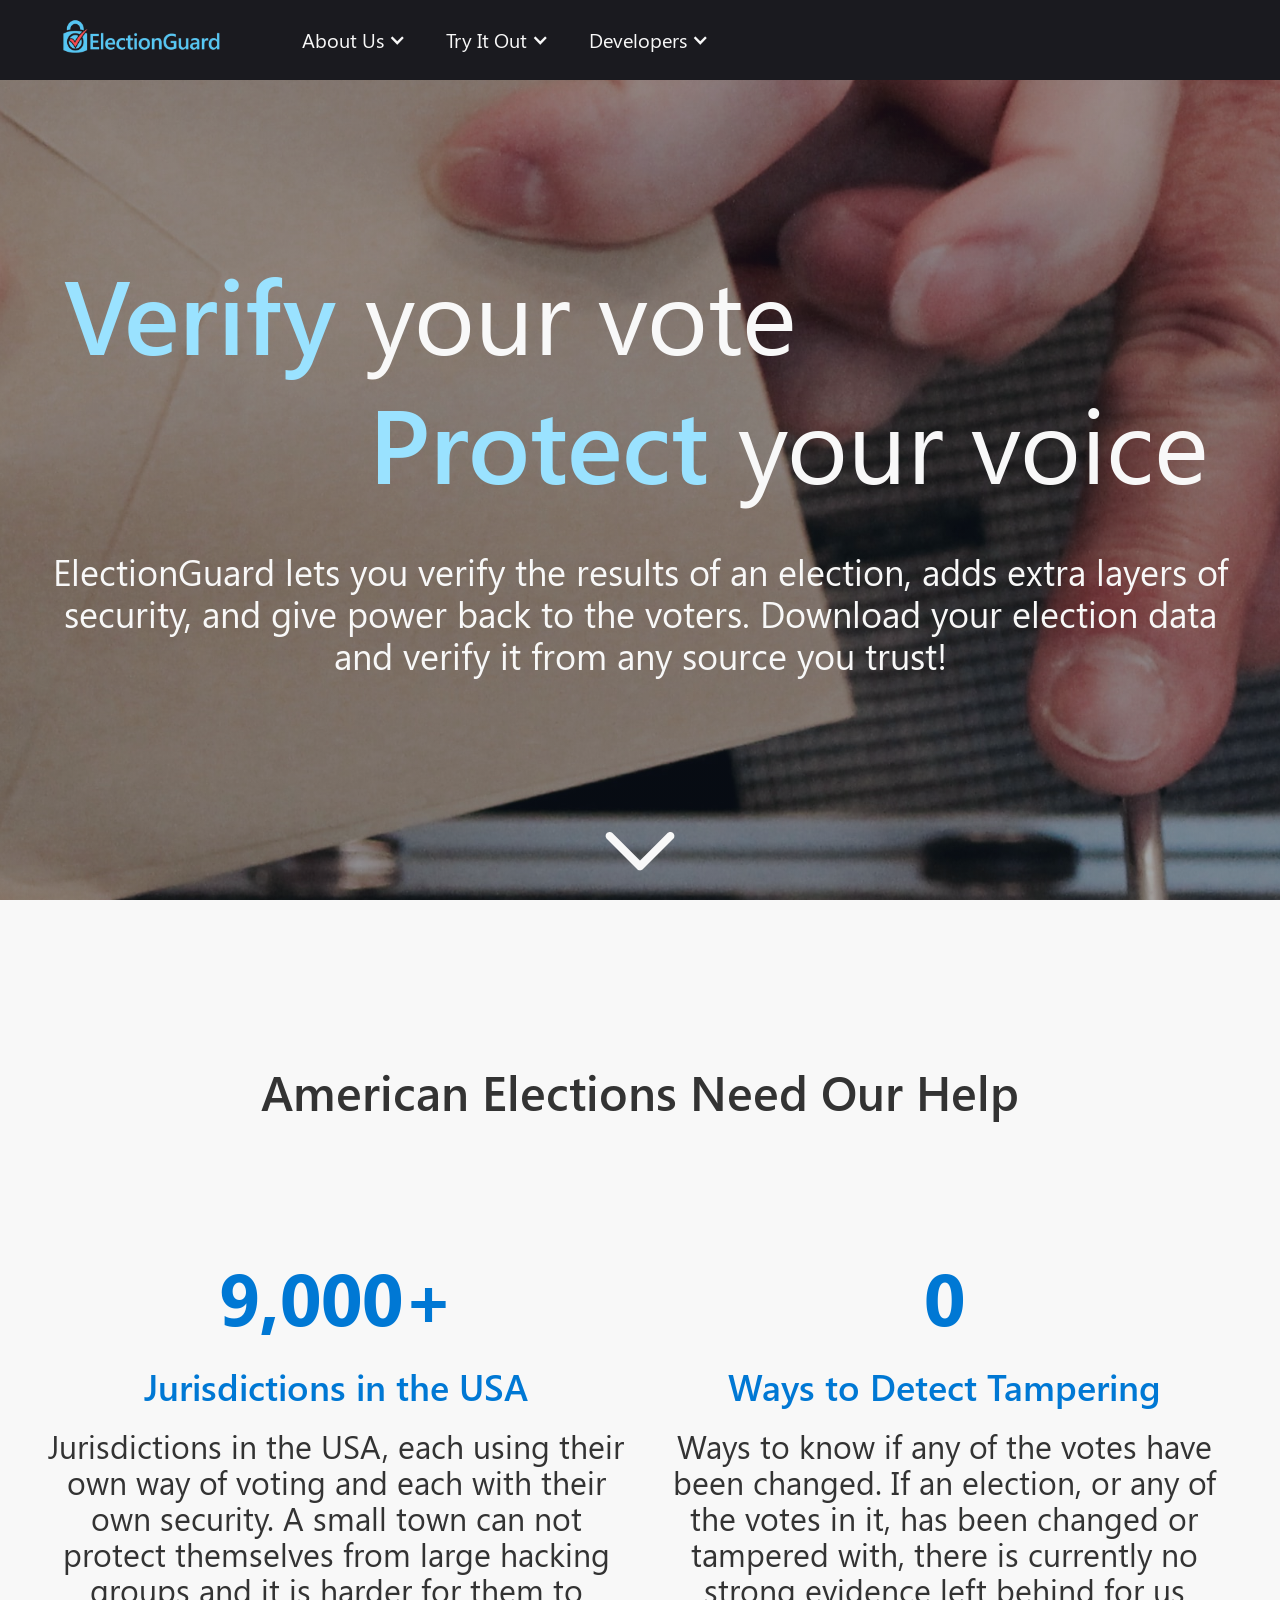
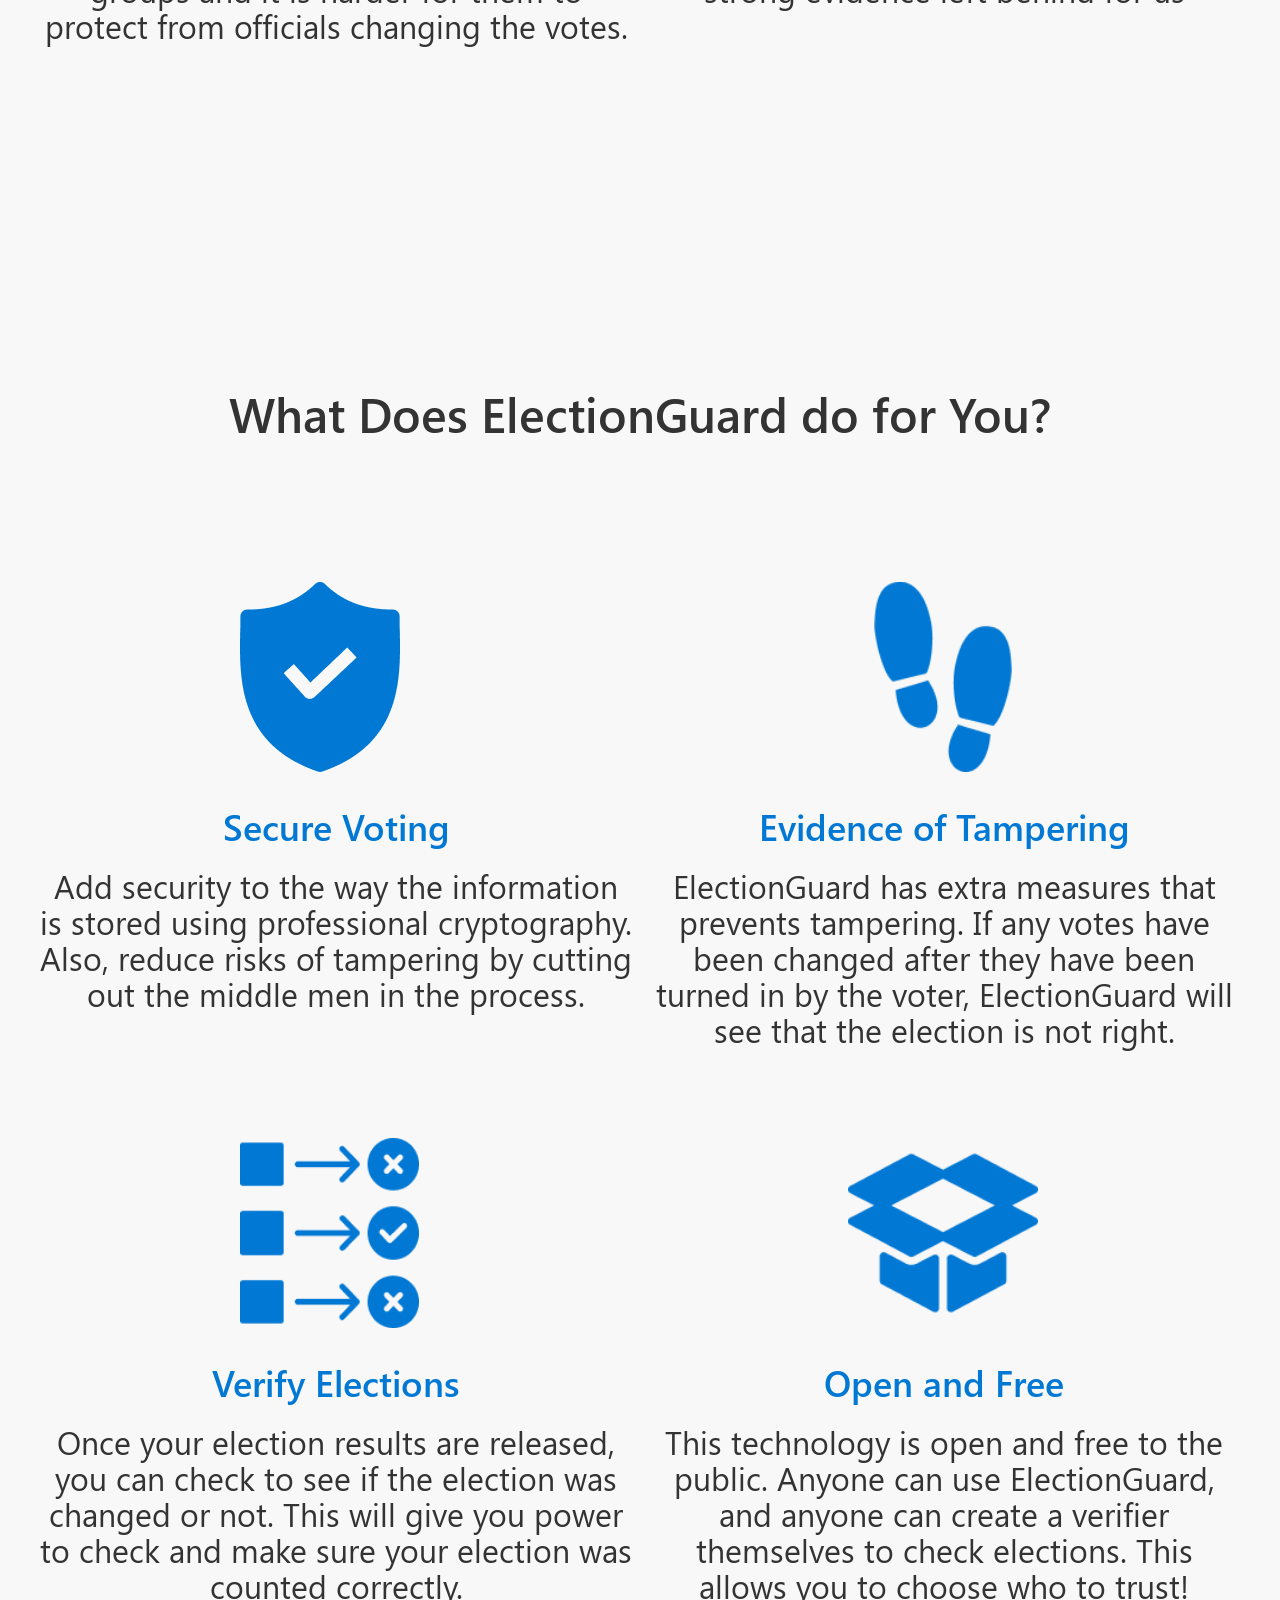
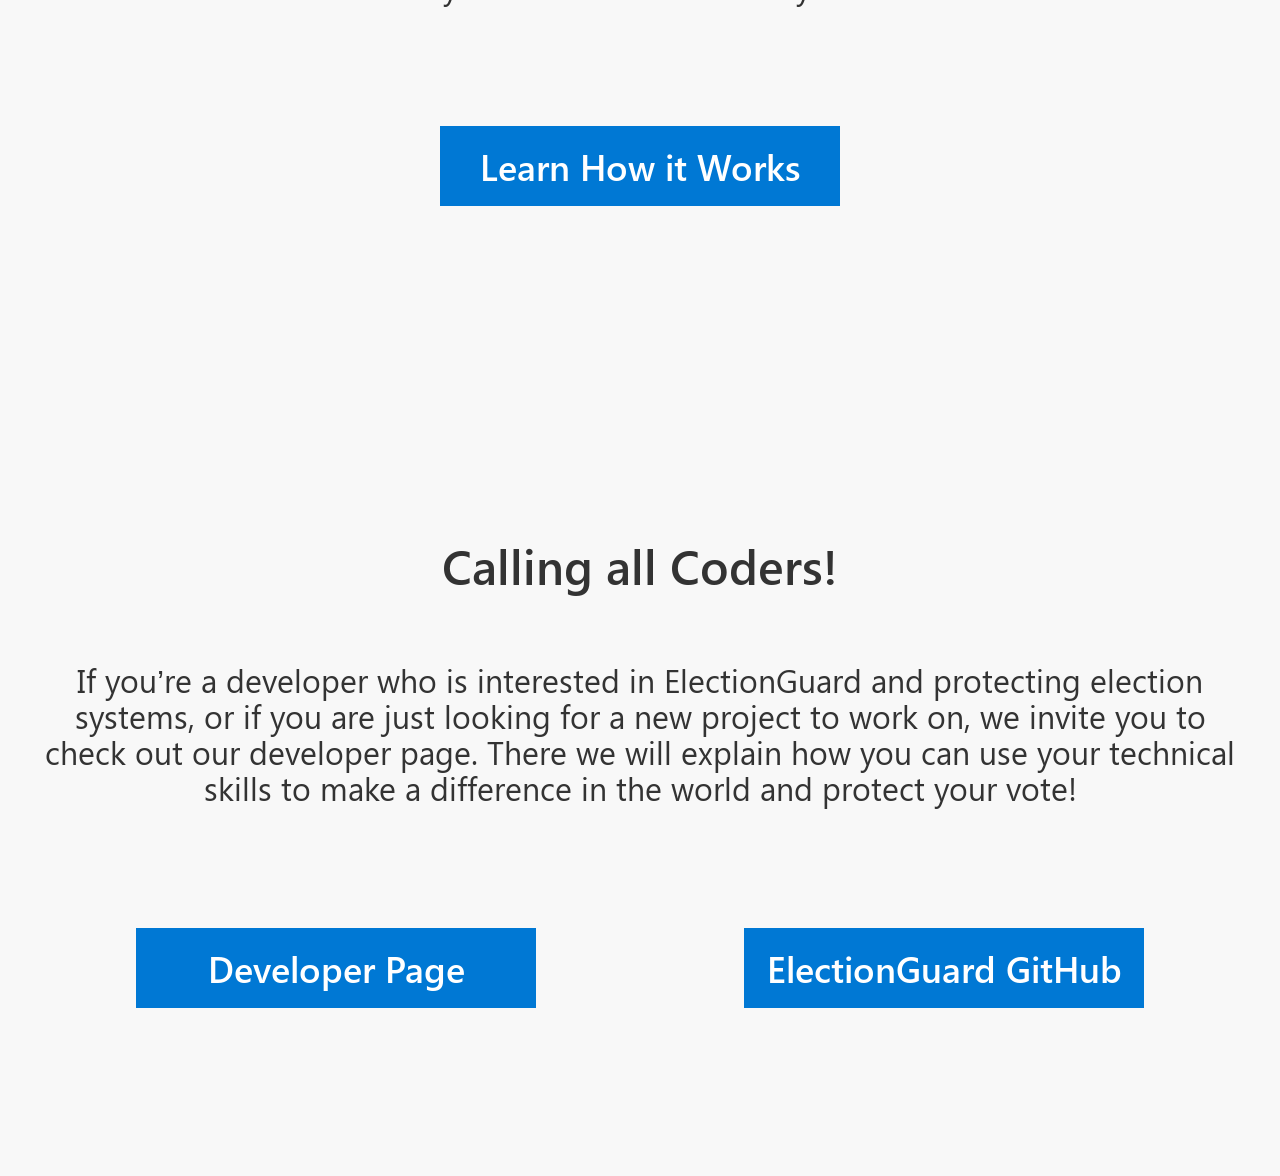
<file: docs/index.html>
<!DOCTYPE html>
<!--  This site was created in Webflow. http://www.webflow.com  -->
<!--  Last Published: Fri May 22 2020 03:47:24 GMT+0000 (Coordinated Universal Time)  -->
<html data-wf-page="5e35ee17c62330c325149904" data-wf-site="5e35ee17c62330cecf149903">
<head>
  <meta charset="utf-8">
  <title>ElectionGuard</title>
  <meta content="width=device-width, initial-scale=1" name="viewport">
  <meta content="Webflow" name="generator">
  <link href="css/normalize.css" rel="stylesheet" type="text/css">
  <link href="css/webflow.css" rel="stylesheet" type="text/css">
  <link href="css/electionguard.webflow.css" rel="stylesheet" type="text/css">
  <!-- [if lt IE 9]><script src="https://cdnjs.cloudflare.com/ajax/libs/html5shiv/3.7.3/html5shiv.min.js" type="text/javascript"></script><![endif] -->
  <script type="text/javascript">!function(o,c){var n=c.documentElement,t=" w-mod-";n.className+=t+"js",("ontouchstart"in o||o.DocumentTouch&&c instanceof DocumentTouch)&&(n.className+=t+"touch")}(window,document);</script>
  <link href="images/favicon.ico" rel="shortcut icon" type="image/x-icon">
  <link href="images/webclip.png" rel="apple-touch-icon">
</head>
<body class="body">
  <div data-collapse="medium" data-animation="default" data-duration="400" role="banner" class="navbar w-nav">
    <div class="navcont w-container"><a href="index.html" aria-current="page" class="brand w-nav-brand w--current"><img src="images/electionguard-logo-cutout-100-bright.png" srcset="images/electionguard-logo-cutout-100-bright-p-500.png 500w, images/electionguard-logo-cutout-100-bright-p-800.png 800w, images/electionguard-logo-cutout-100-bright.png 2783w" sizes="(max-width: 479px) 100vw, 162px" alt="" class="image-2"></a>
      <nav role="navigation" class="nav-menu w-nav-menu">
        <div data-hover="" data-delay="0" class="navitem hover w-dropdown">
          <div class="dropdown-toggle w-dropdown-toggle">
            <div class="icon w-icon-dropdown-toggle"></div>
            <div class="text-block">About Us</div>
          </div>
          <nav class="dropdown-list w-dropdown-list"><a href="how-it-works.html" class="dropdown-link w-dropdown-link">How It Works</a><a href="about-us.html" class="dropdown-link w-dropdown-link">Our Team</a></nav>
        </div>
        <div data-hover="" data-delay="0" class="navitem hover w-dropdown">
          <div class="dropdown-toggle w-dropdown-toggle">
            <div class="icon w-icon-dropdown-toggle"></div>
            <div class="text-block">Try It Out</div>
          </div>
          <nav class="dropdown-list w-dropdown-list"><a href="verify-your-election.html" class="dropdown-link w-dropdown-link">Verify Your Election</a><a href="search-verifiers.html" class="dropdown-link w-dropdown-link">Search Verifiers</a><a href="search-elections.html" class="dropdown-link w-dropdown-link">Search Elections</a></nav>
        </div>
        <div data-hover="" data-delay="0" class="navitem hover w-dropdown">
          <div class="dropdown-toggle w-dropdown-toggle">
            <div class="icon w-icon-dropdown-toggle"></div>
            <div class="text-block">Developers</div>
          </div>
          <nav class="dropdown-list w-dropdown-list"><a href="developer-homepage.html" class="dropdown-link w-dropdown-link">About Verifiers</a><a href="the-spec.html" class="dropdown-link w-dropdown-link">The Spec</a><a href="test-your-code.html" class="dropdown-link w-dropdown-link">Test Your Code</a></nav>
        </div>
      </nav>
      <div class="w-nav-button">
        <div class="w-icon-nav-menu"></div>
      </div>
    </div>
  </div>
  <div class="section herosection">
    <div class="container herocont w-container">
      <div class="title left">
        <h1 class="heading"><span class="text-span">Verify </span>your vote</h1>
      </div>
      <div class="title right">
        <h1 class="heading"><span class="text-span-2">Protect </span>your voice</h1>
      </div>
      <div class="subhead">
        <p class="paragraph">ElectionGuard lets you verify the results of an election, adds extra layers of security, and give power back to the voters. Download your election data and verify it from any source you trust!</p>
      </div>
    </div>
    <div class="div-block"><img src="images/Arrow.png" alt="" class="image"></div>
  </div>
  <div class="section-2">
    <div class="container w-container">
      <div>
        <h1 class="coderhead">American Elections Need Our Help</h1>
      </div>
      <div class="w-layout-grid grid">
        <div>
          <h1 class="numbertitle">9,000+</h1>
          <h1 class="heading-2">Jurisdictions in the USA</h1>
          <p class="paragraph-2">Jurisdictions in the USA, each using their own way of voting and each with their own security. A small town can not protect themselves from large hacking groups and it is harder for them to protect from officials changing the votes.</p>
        </div>
        <div>
          <h1 class="numbertitle">0</h1>
          <h1 class="heading-2">Ways to Detect Tampering</h1>
          <p class="paragraph-2">Ways to know if any of the votes have been changed. If an election, or any of the votes in it, has been changed or tampered with, there is currently no strong evidence left behind for us</p>
        </div>
      </div>
    </div>
  </div>
  <div class="section-2">
    <div class="container w-container">
      <div>
        <h1 class="coderhead">What Does ElectionGuard do for You?</h1>
      </div>
      <div class="w-layout-grid grid icongrid">
        <div class="div-block-2"><img src="images/Shield.png" alt="" class="shieldicon">
          <h1 class="heading-2">Secure Voting</h1>
          <p class="paragraph-2">Add security to the way the information is stored using professional cryptography. Also, reduce risks of tampering by cutting out the middle men in the process.</p>
        </div>
        <div><img src="images/Footprints-Icon.png" alt="" class="shieldicon">
          <h1 class="heading-2">Evidence of Tampering</h1>
          <p class="paragraph-2">ElectionGuard has extra measures that prevents tampering. If any votes have been changed after they have been turned in by the voter, ElectionGuard will see that the election is not right.</p>
        </div>
        <div><img src="images/Verify-Icon.png" alt="" class="shieldicon">
          <h1 class="heading-2">Verify Elections</h1>
          <p class="paragraph-2">Once your election results are released, you can check to see if the election was changed or not. This will give you power to check and make sure your election was counted correctly.</p>
        </div>
        <div><img src="images/Open-Box-Icon.png" alt="" class="shieldicon">
          <h1 class="heading-2">Open and Free</h1>
          <p class="paragraph-2">This technology is open and free to the public. Anyone can use ElectionGuard, and anyone can create a verifier themselves to check elections. This allows you to choose who to trust!</p>
        </div>
      </div><a href="how-it-works.html" class="button w-button">Learn How it Works</a></div>
  </div>
  <div class="section-2">
    <div class="container w-container">
      <div>
        <h1 class="heading-3">Calling all Coders!</h1>
      </div>
      <div>
        <p class="paragraph-2">If you’re a developer who is interested in ElectionGuard and protecting election systems, or if you are just looking for a new project to work on, we invite you to check out our developer page. There we will explain how you can use your technical skills to make a difference in the world and protect your vote!</p>
      </div>
      <div class="div-block-3"><a href="developer-homepage.html" class="button w-button">Developer Page</a><a href="https://github.com/microsoft/electionguard-verifier" class="button w-button">ElectionGuard GitHub</a></div>
    </div>
  </div>
  <script src="https://d3e54v103j8qbb.cloudfront.net/js/jquery-3.4.1.min.220afd743d.js?site=5e35ee17c62330cecf149903" type="text/javascript" integrity="sha256-CSXorXvZcTkaix6Yvo6HppcZGetbYMGWSFlBw8HfCJo=" crossorigin="anonymous"></script>
  <script src="js/webflow.js" type="text/javascript"></script>
  <!-- [if lte IE 9]><script src="https://cdnjs.cloudflare.com/ajax/libs/placeholders/3.0.2/placeholders.min.js"></script><![endif] -->
</body>
</html>
</file>
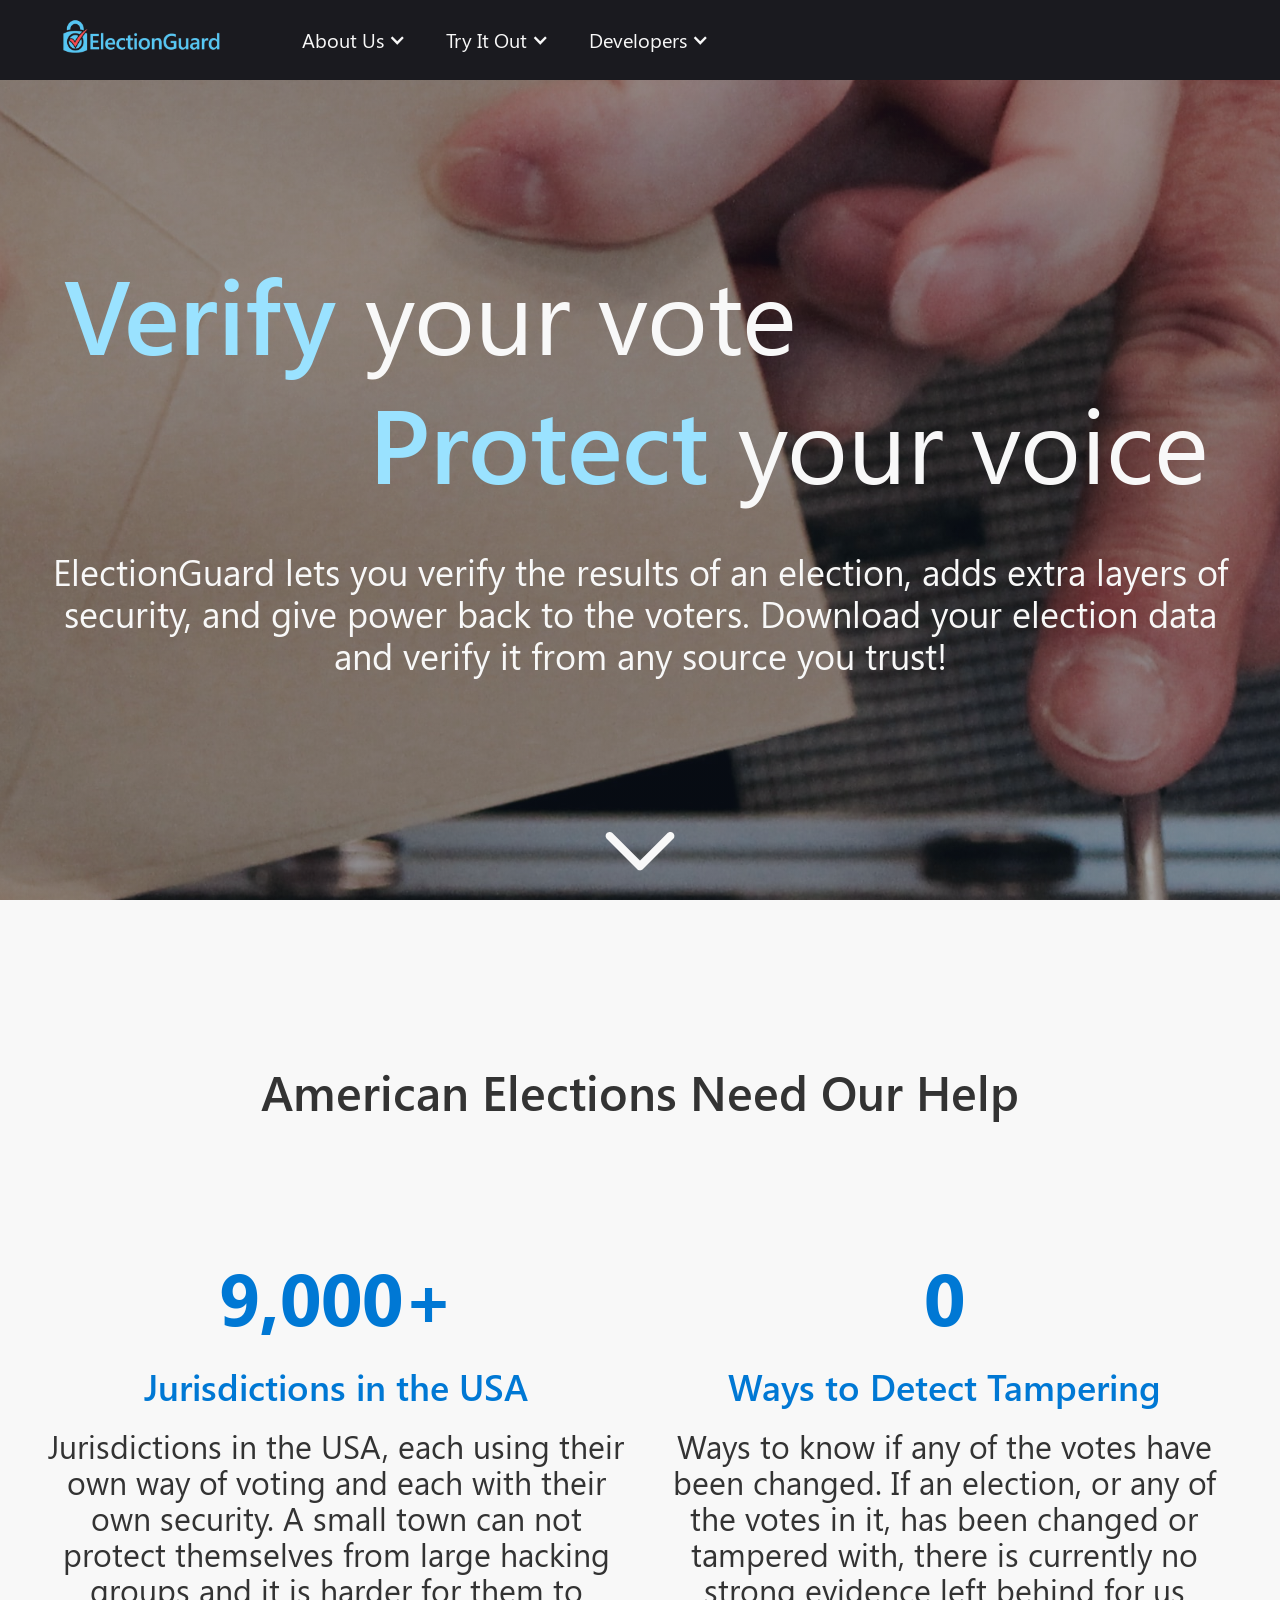
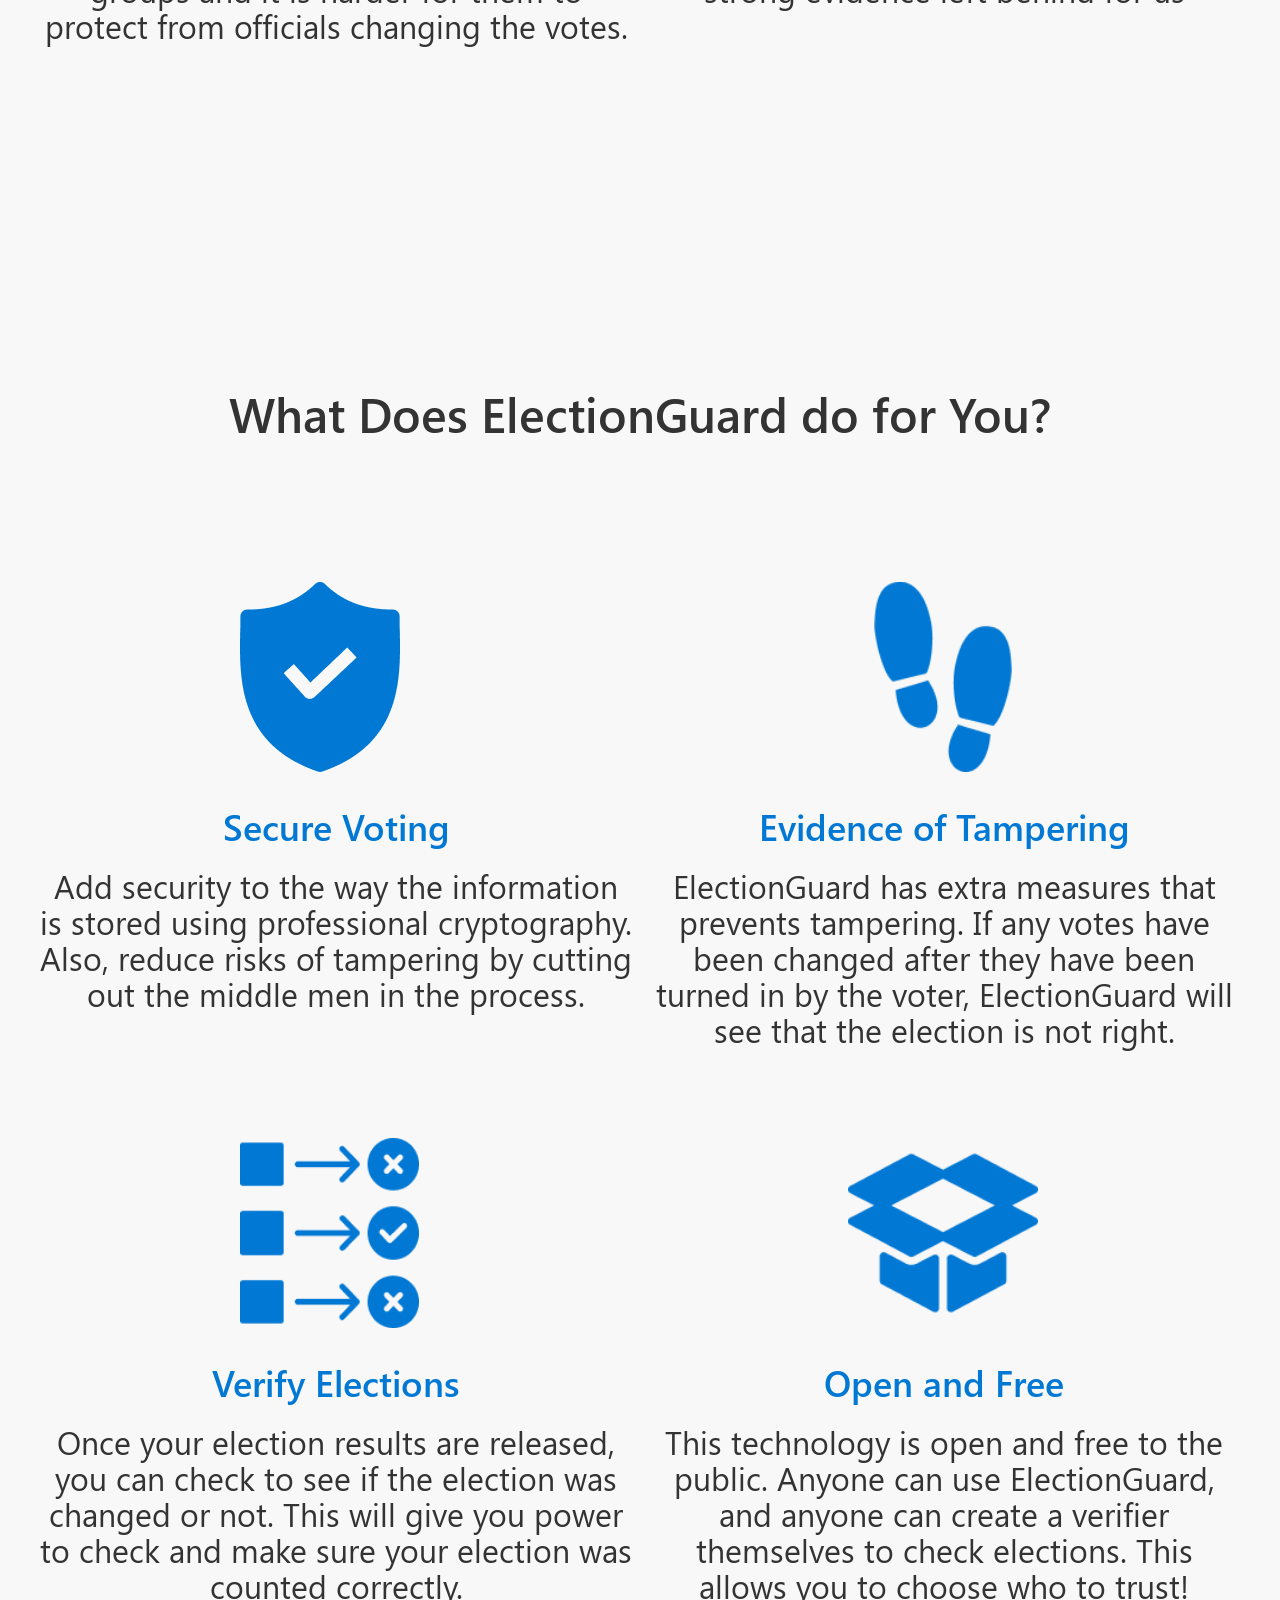
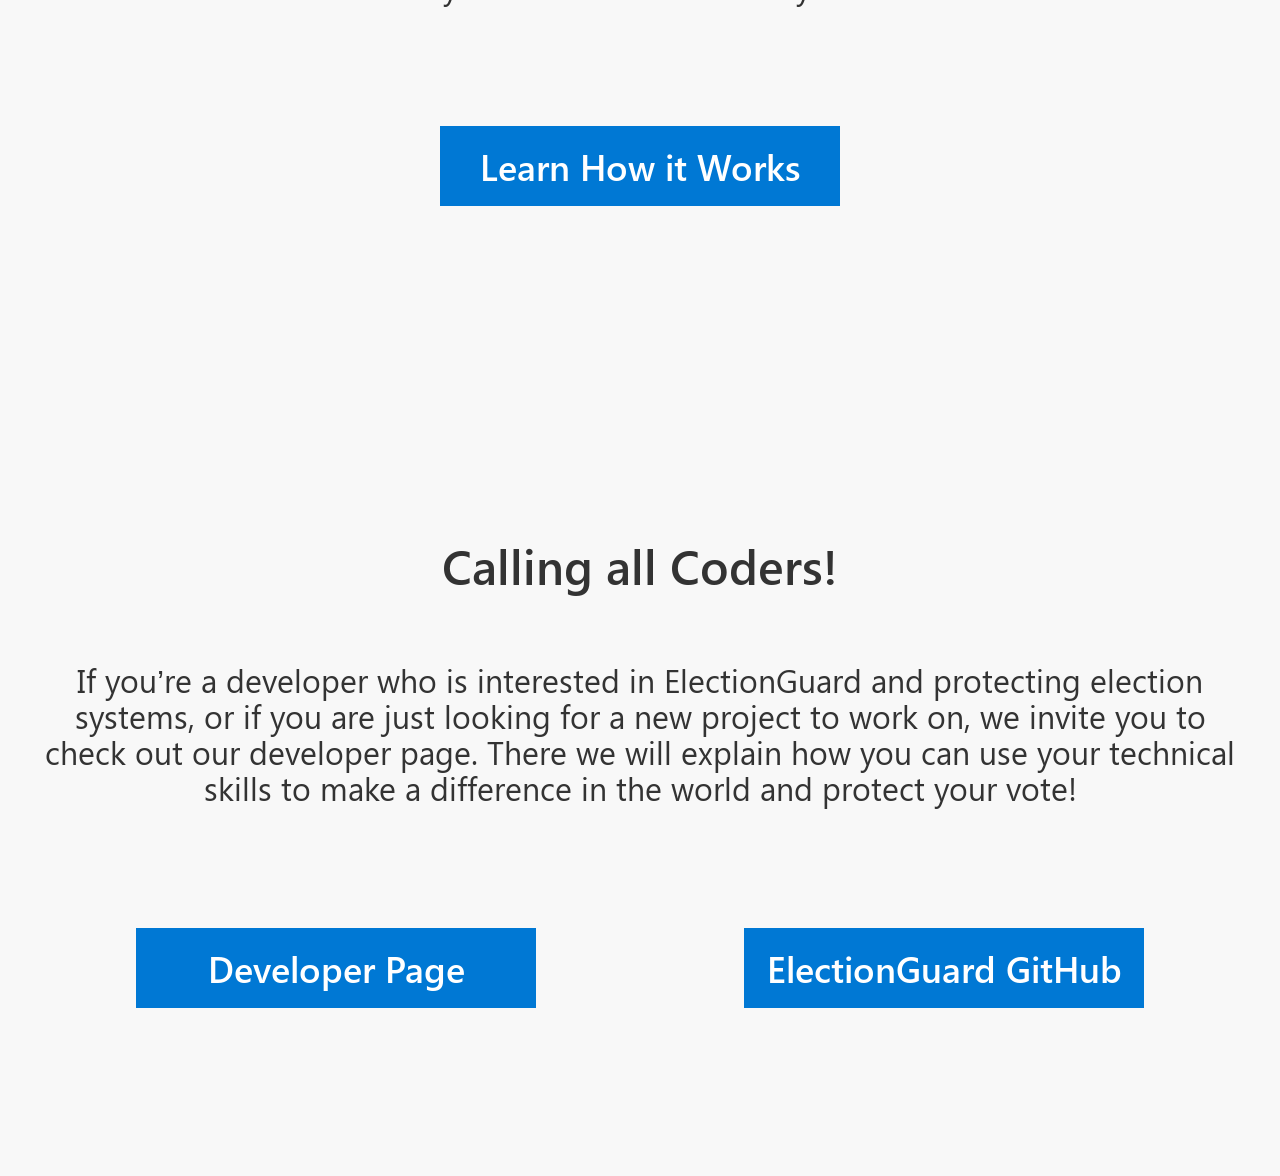
<file: docs/electionguard.webflow/index.html>
<!DOCTYPE html>
<!--  This site was created in Webflow. http://www.webflow.com  -->
<!--  Last Published: Fri May 15 2020 19:47:02 GMT+0000 (Coordinated Universal Time)  -->
<html data-wf-page="5e35ee17c62330c325149904" data-wf-site="5e35ee17c62330cecf149903">
<head>
  <meta charset="utf-8">
  <title>ElectionGuard</title>
  <meta content="width=device-width, initial-scale=1" name="viewport">
  <meta content="Webflow" name="generator">
  <link href="css/normalize.css" rel="stylesheet" type="text/css">
  <link href="css/webflow.css" rel="stylesheet" type="text/css">
  <link href="css/electionguard.webflow.css" rel="stylesheet" type="text/css">
  <!-- [if lt IE 9]><script src="https://cdnjs.cloudflare.com/ajax/libs/html5shiv/3.7.3/html5shiv.min.js" type="text/javascript"></script><![endif] -->
  <script type="text/javascript">!function(o,c){var n=c.documentElement,t=" w-mod-";n.className+=t+"js",("ontouchstart"in o||o.DocumentTouch&&c instanceof DocumentTouch)&&(n.className+=t+"touch")}(window,document);</script>
  <link href="images/favicon.ico" rel="shortcut icon" type="image/x-icon">
  <link href="images/webclip.png" rel="apple-touch-icon">
</head>
<body class="body">
  <div data-collapse="medium" data-animation="default" data-duration="400" role="banner" class="navbar w-nav">
    <div class="navcont w-container"><a href="index.html" aria-current="page" class="brand w-nav-brand w--current"><img src="images/electionguard-logo-cutout-100-bright.png" srcset="images/electionguard-logo-cutout-100-bright-p-500.png 500w, images/electionguard-logo-cutout-100-bright-p-800.png 800w, images/electionguard-logo-cutout-100-bright.png 2783w" sizes="(max-width: 479px) 58vw, 162px" alt="" class="image-2"></a>
      <nav role="navigation" class="nav-menu w-nav-menu">
        <div data-hover="" data-delay="0" class="navitem hover w-dropdown">
          <div class="dropdown-toggle w-dropdown-toggle">
            <div class="icon w-icon-dropdown-toggle"></div>
            <div class="text-block">About Us</div>
          </div>
          <nav class="dropdown-list w-dropdown-list"><a href="how-it-works.html" class="dropdown-link w-dropdown-link">How It Works</a><a href="about-us.html" class="dropdown-link w-dropdown-link">Our Team</a></nav>
        </div>
        <div data-hover="" data-delay="0" class="navitem hover w-dropdown">
          <div class="dropdown-toggle w-dropdown-toggle">
            <div class="icon w-icon-dropdown-toggle"></div>
            <div class="text-block">Try It Out</div>
          </div>
          <nav class="dropdown-list w-dropdown-list"><a href="verify-your-election.html" class="dropdown-link w-dropdown-link">Verify Your Election</a><a href="search-verifiers.html" class="dropdown-link w-dropdown-link">Search Verifiers</a><a href="search-elections.html" class="dropdown-link w-dropdown-link">Search Elections</a></nav>
        </div>
        <div data-hover="" data-delay="0" class="navitem hover w-dropdown">
          <div class="dropdown-toggle w-dropdown-toggle">
            <div class="icon w-icon-dropdown-toggle"></div>
            <div class="text-block">Developers</div>
          </div>
          <nav class="dropdown-list w-dropdown-list"><a href="developer-homepage.html" class="dropdown-link w-dropdown-link">About Verifiers</a><a href="the-spec.html" class="dropdown-link w-dropdown-link">The Spec</a><a href="test-your-code.html" class="dropdown-link w-dropdown-link">Test Your Code</a></nav>
        </div>
      </nav>
      <div class="w-nav-button">
        <div class="w-icon-nav-menu"></div>
      </div>
    </div>
  </div>
  <div class="section herosection">
    <div class="container herocont w-container">
      <div class="title left">
        <h1 class="heading"><span class="text-span">Verify </span>your vote</h1>
      </div>
      <div class="title right">
        <h1 class="heading"><span class="text-span-2">Protect </span>your voice</h1>
      </div>
      <div class="subhead">
        <p class="paragraph">ElectionGuard lets you verify the results of an election, adds extra layers of security, and give power back to the voters. Download your election data and verify it from any source you trust!</p>
      </div>
    </div>
    <div class="div-block"><img src="images/Arrow.png" alt="" class="image"></div>
  </div>
  <div class="section-2">
    <div class="container w-container">
      <div>
        <h1 class="coderhead">American Elections Need Our Help</h1>
      </div>
      <div class="w-layout-grid grid">
        <div>
          <h1 class="numbertitle">9,000+</h1>
          <h1 class="heading-2">Jurisdictions in the USA</h1>
          <p class="paragraph-2">Jurisdictions in the USA, each using their own way of voting and each with their own security. A small town can not protect themselves from large hacking groups and it is harder for them to protect from officials changing the votes.</p>
        </div>
        <div>
          <h1 class="numbertitle">0</h1>
          <h1 class="heading-2">Ways to Detect Tampering</h1>
          <p class="paragraph-2">Ways to know if any of the votes have been changed. If an election, or any of the votes in it, has been changed or tampered with, there is currently no strong evidence left behind for us</p>
        </div>
      </div>
    </div>
  </div>
  <div class="section-2">
    <div class="container w-container">
      <div>
        <h1 class="coderhead">What Does ElectionGuard do for You?</h1>
      </div>
      <div class="w-layout-grid grid icongrid">
        <div class="div-block-2"><img src="images/Shield.png" alt="" class="shieldicon">
          <h1 class="heading-2">Secure Voting</h1>
          <p class="paragraph-2">Add security to the way the information is stored using professional cryptography. Also, reduce risks of tampering by cutting out the middle men in the process.</p>
        </div>
        <div><img src="images/Footprints-Icon.png" alt="" class="shieldicon">
          <h1 class="heading-2">Evidence of Tampering</h1>
          <p class="paragraph-2">ElectionGuard has extra measures that prevents tampering. If any votes have been changed after they have been turned in by the voter, ElectionGuard will see that the election is not right.</p>
        </div>
        <div><img src="images/Verify-Icon.png" alt="" class="shieldicon">
          <h1 class="heading-2">Verify Elections</h1>
          <p class="paragraph-2">Once your election results are released, you can check to see if the election was changed or not. This will give you power to check and make sure your election was counted correctly.</p>
        </div>
        <div><img src="images/Open-Box-Icon.png" alt="" class="shieldicon">
          <h1 class="heading-2">Open and Free</h1>
          <p class="paragraph-2">This technology is open and free to the public. Anyone can use ElectionGuard, and anyone can create a verifier themselves to check elections. This allows you to choose who to trust!</p>
        </div>
      </div><a href="how-it-works.html" class="button w-button">Learn How it Works</a></div>
  </div>
  <div class="section-2">
    <div class="container w-container">
      <div>
        <h1 class="heading-3">Calling all Coders!</h1>
      </div>
      <div>
        <p class="paragraph-2">If you’re a developer who is interested in ElectionGuard and protecting election systems, or if you are just looking for a new project to work on, we invite you to check out our developer page. There we will explain how you can use your technical skills to make a difference in the world and protect your vote!</p>
      </div>
      <div class="div-block-3"><a href="developer-homepage.html" class="button w-button">Developer Page</a><a href="https://github.com/microsoft/electionguard-verifier" class="button w-button">ElectionGuard GitHub</a></div>
    </div>
  </div>
  <script src="https://d3e54v103j8qbb.cloudfront.net/js/jquery-3.4.1.min.220afd743d.js?site=5e35ee17c62330cecf149903" type="text/javascript" integrity="sha256-CSXorXvZcTkaix6Yvo6HppcZGetbYMGWSFlBw8HfCJo=" crossorigin="anonymous"></script>
  <script src="js/webflow.js" type="text/javascript"></script>
  <!-- [if lte IE 9]><script src="https://cdnjs.cloudflare.com/ajax/libs/placeholders/3.0.2/placeholders.min.js"></script><![endif] -->
</body>
</html>
</file>
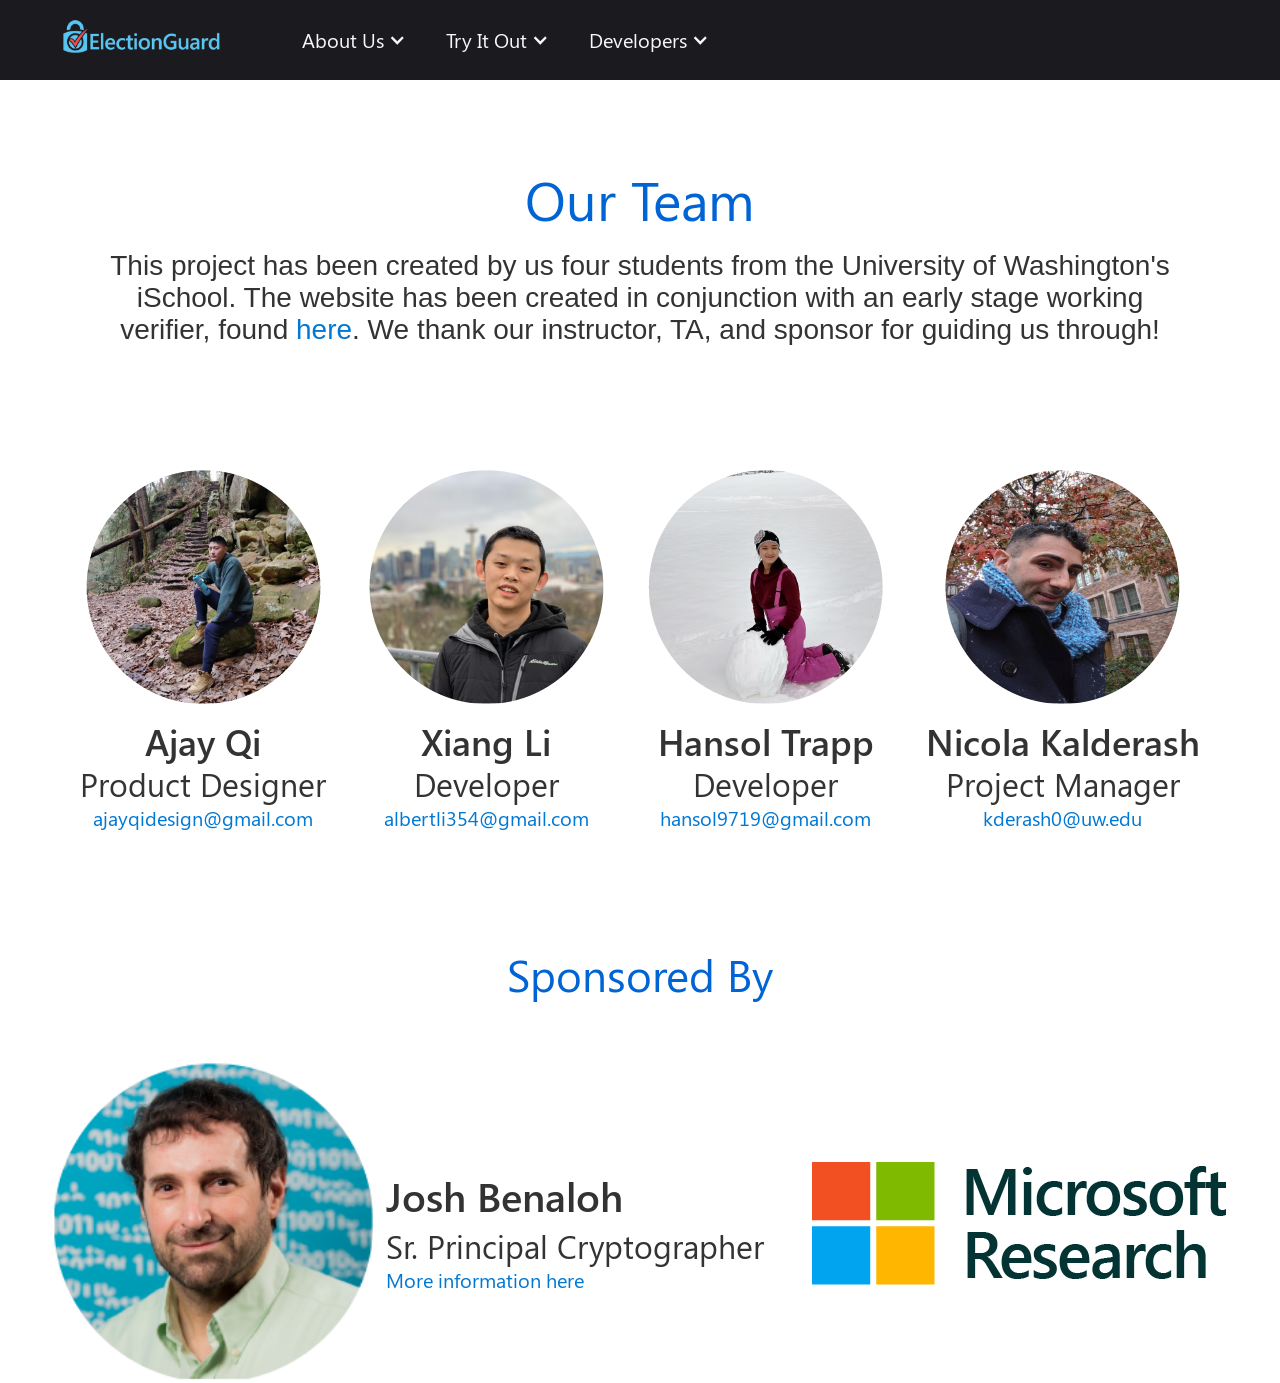
<file: docs/about-us.html>
<!DOCTYPE html>
<!--  This site was created in Webflow. http://www.webflow.com  -->
<!--  Last Published: Fri May 22 2020 03:47:24 GMT+0000 (Coordinated Universal Time)  -->
<html data-wf-page="5ea1724a61e2851eb7695591" data-wf-site="5e35ee17c62330cecf149903">
<head>
  <meta charset="utf-8">
  <title>About Us</title>
  <meta content="About Us" property="og:title">
  <meta content="About Us" property="twitter:title">
  <meta content="width=device-width, initial-scale=1" name="viewport">
  <meta content="Webflow" name="generator">
  <link href="css/normalize.css" rel="stylesheet" type="text/css">
  <link href="css/webflow.css" rel="stylesheet" type="text/css">
  <link href="css/electionguard.webflow.css" rel="stylesheet" type="text/css">
  <!-- [if lt IE 9]><script src="https://cdnjs.cloudflare.com/ajax/libs/html5shiv/3.7.3/html5shiv.min.js" type="text/javascript"></script><![endif] -->
  <script type="text/javascript">!function(o,c){var n=c.documentElement,t=" w-mod-";n.className+=t+"js",("ontouchstart"in o||o.DocumentTouch&&c instanceof DocumentTouch)&&(n.className+=t+"touch")}(window,document);</script>
  <link href="images/favicon.ico" rel="shortcut icon" type="image/x-icon">
  <link href="images/webclip.png" rel="apple-touch-icon">
</head>
<body>
  <div data-collapse="medium" data-animation="default" data-duration="400" role="banner" class="navbar w-nav">
    <div class="navcont w-container"><a href="index.html" class="brand w-nav-brand"><img src="images/electionguard-logo-cutout-100-bright.png" srcset="images/electionguard-logo-cutout-100-bright-p-500.png 500w, images/electionguard-logo-cutout-100-bright-p-800.png 800w, images/electionguard-logo-cutout-100-bright.png 2783w" sizes="(max-width: 479px) 58vw, 162px" alt="" class="image-2"></a>
      <nav role="navigation" class="nav-menu w-nav-menu">
        <div data-hover="" data-delay="0" class="navitem hover w-dropdown">
          <div class="dropdown-toggle w-dropdown-toggle">
            <div class="icon w-icon-dropdown-toggle"></div>
            <div class="text-block">About Us</div>
          </div>
          <nav class="dropdown-list w-dropdown-list"><a href="how-it-works.html" class="dropdown-link w-dropdown-link">How It Works</a><a href="about-us.html" aria-current="page" class="dropdown-link w-dropdown-link w--current">Our Team</a></nav>
        </div>
        <div data-hover="" data-delay="0" class="navitem hover w-dropdown">
          <div class="dropdown-toggle w-dropdown-toggle">
            <div class="icon w-icon-dropdown-toggle"></div>
            <div class="text-block">Try It Out</div>
          </div>
          <nav class="dropdown-list w-dropdown-list"><a href="verify-your-election.html" class="dropdown-link w-dropdown-link">Verify Your Election</a><a href="search-verifiers.html" class="dropdown-link w-dropdown-link">Search Verifiers</a><a href="search-elections.html" class="dropdown-link w-dropdown-link">Search Elections</a></nav>
        </div>
        <div data-hover="" data-delay="0" class="navitem hover w-dropdown">
          <div class="dropdown-toggle w-dropdown-toggle">
            <div class="icon w-icon-dropdown-toggle"></div>
            <div class="text-block">Developers</div>
          </div>
          <nav class="dropdown-list w-dropdown-list"><a href="developer-homepage.html" class="dropdown-link w-dropdown-link">About Verifiers</a><a href="the-spec.html" class="dropdown-link w-dropdown-link">The Spec</a><a href="test-your-code.html" class="dropdown-link w-dropdown-link">Test Your Code</a></nav>
        </div>
      </nav>
      <div class="w-nav-button">
        <div class="w-icon-nav-menu"></div>
      </div>
    </div>
  </div>
  <div class="container-2 w-container">
    <h1 class="pageheader">Our Team</h1>
    <p class="mainsubheader">This project has been created by us four students from the University of Washington&#x27;s iSchool. The website has been created in conjunction with an early stage working verifier, found <a href="https://github.com/albertli354/election-varifiers-info-capstone?fbclid=IwAR2KV3mjwIUkUZqqxlJ7zDAGJLMcb2TnjoUqPprp8NU8Mfx18B7dbZto8tw" target="_blank" class="link">here</a>. We thank our instructor, TA, and sponsor for guiding us through!</p>
  </div>
  <div class="container-3 w-container">
    <div class="div-block-4"><img src="images/Asset-1.png" alt="">
      <h1 class="heading-6">Ajay Qi</h1>
      <div class="text-block-2">Product Designer</div>
      <div class="text-block-2 email">ajayqidesign@gmail.com</div>
    </div>
    <div class="div-block-4"><img src="images/Asset-3.png" alt="">
      <h1 class="heading-6">Xiang Li</h1>
      <div class="text-block-2">Developer</div>
      <div class="text-block-2 email">albertli354@gmail.com</div>
    </div>
    <div class="div-block-4"><img src="images/Asset-4.png" alt="">
      <h1 class="heading-6">Hansol Trapp</h1>
      <div class="text-block-2">Developer</div>
      <div class="text-block-2 email">hansol9719@gmail.com</div>
    </div>
    <div class="div-block-4"><img src="images/Asset-5.png" alt="">
      <h1 class="heading-6">Nicola Kalderash</h1>
      <div class="text-block-2">Project Manager</div>
      <div class="text-block-2 email">kderash0@uw.edu</div>
    </div>
  </div>
  <h1 class="pageheader dividinghead">Sponsored By</h1>
  <div class="container-3 w-container">
    <div><img src="images/Asset-8.png" alt="" class="image-3"></div>
    <div>
      <h1 class="heading-8">Josh Benaloh</h1>
      <div class="text-block-2">Sr. Principal Cryptographer</div>
      <div class="text-block-2 email joshlink"><a href="https://bit.ly/2ytjd8I" target="_blank" class="link">More information here</a></div>
    </div>
    <div><img src="images/Asset-7.png" alt="" class="image-4"></div>
  </div>
  <script src="https://d3e54v103j8qbb.cloudfront.net/js/jquery-3.4.1.min.220afd743d.js?site=5e35ee17c62330cecf149903" type="text/javascript" integrity="sha256-CSXorXvZcTkaix6Yvo6HppcZGetbYMGWSFlBw8HfCJo=" crossorigin="anonymous"></script>
  <script src="js/webflow.js" type="text/javascript"></script>
  <!-- [if lte IE 9]><script src="https://cdnjs.cloudflare.com/ajax/libs/placeholders/3.0.2/placeholders.min.js"></script><![endif] -->
</body>
</html>
</file>
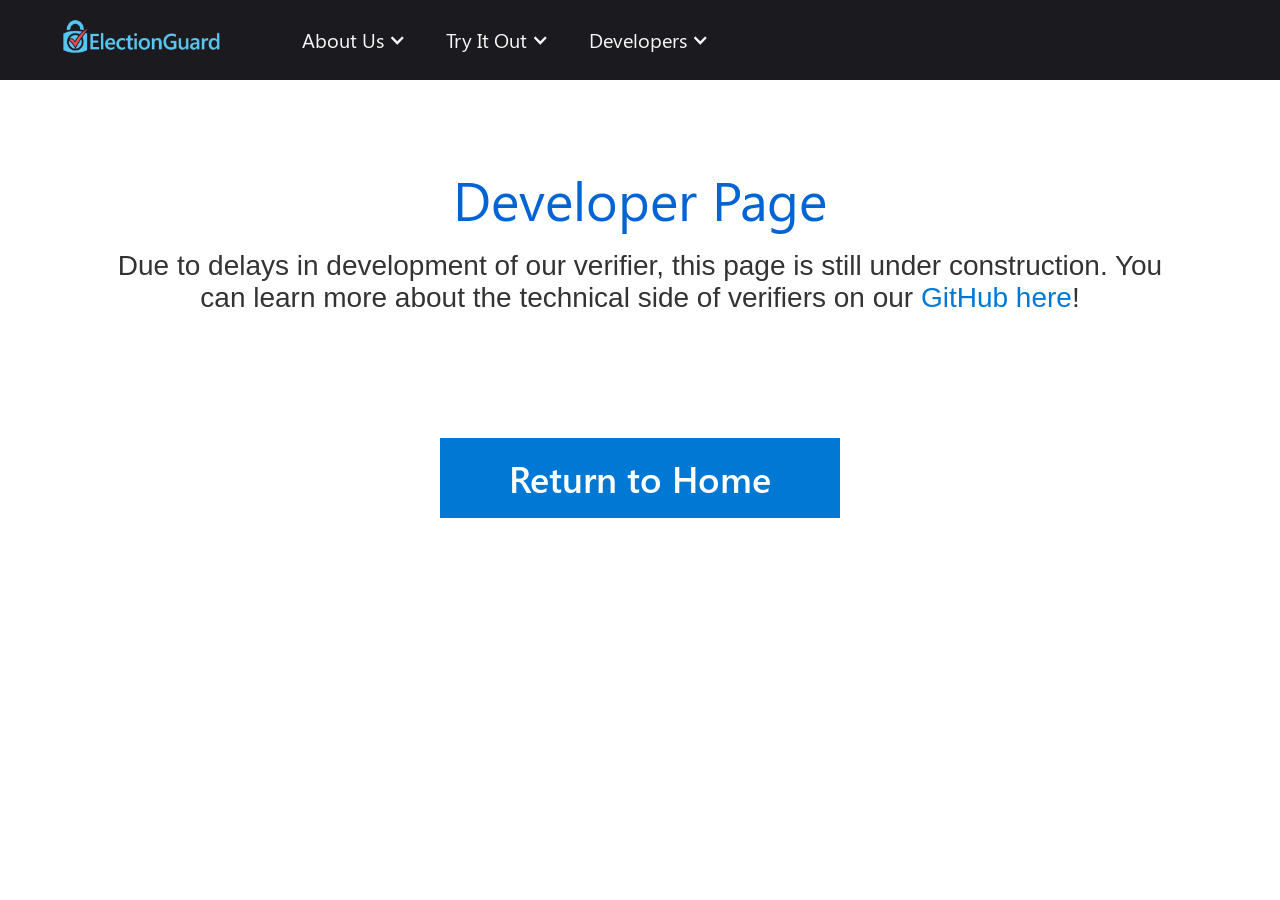
<file: docs/developer-homepage.html>
<!DOCTYPE html>
<!--  This site was created in Webflow. http://www.webflow.com  -->
<!--  Last Published: Fri May 22 2020 03:47:24 GMT+0000 (Coordinated Universal Time)  -->
<html data-wf-page="5ea1726a3db0d213c17df8ae" data-wf-site="5e35ee17c62330cecf149903">
<head>
  <meta charset="utf-8">
  <title>Developer Homepage</title>
  <meta content="Developer Homepage" property="og:title">
  <meta content="Developer Homepage" property="twitter:title">
  <meta content="width=device-width, initial-scale=1" name="viewport">
  <meta content="Webflow" name="generator">
  <link href="css/normalize.css" rel="stylesheet" type="text/css">
  <link href="css/webflow.css" rel="stylesheet" type="text/css">
  <link href="css/electionguard.webflow.css" rel="stylesheet" type="text/css">
  <!-- [if lt IE 9]><script src="https://cdnjs.cloudflare.com/ajax/libs/html5shiv/3.7.3/html5shiv.min.js" type="text/javascript"></script><![endif] -->
  <script type="text/javascript">!function(o,c){var n=c.documentElement,t=" w-mod-";n.className+=t+"js",("ontouchstart"in o||o.DocumentTouch&&c instanceof DocumentTouch)&&(n.className+=t+"touch")}(window,document);</script>
  <link href="images/favicon.ico" rel="shortcut icon" type="image/x-icon">
  <link href="images/webclip.png" rel="apple-touch-icon">
</head>
<body>
  <div data-collapse="medium" data-animation="default" data-duration="400" role="banner" class="navbar w-nav">
    <div class="navcont w-container"><a href="index.html" class="brand w-nav-brand"><img src="images/electionguard-logo-cutout-100-bright.png" srcset="images/electionguard-logo-cutout-100-bright-p-500.png 500w, images/electionguard-logo-cutout-100-bright-p-800.png 800w, images/electionguard-logo-cutout-100-bright.png 2783w" sizes="(max-width: 479px) 58vw, 162px" alt="" class="image-2"></a>
      <nav role="navigation" class="nav-menu w-nav-menu">
        <div data-hover="" data-delay="0" class="navitem hover w-dropdown">
          <div class="dropdown-toggle w-dropdown-toggle">
            <div class="icon w-icon-dropdown-toggle"></div>
            <div class="text-block">About Us</div>
          </div>
          <nav class="dropdown-list w-dropdown-list"><a href="how-it-works.html" class="dropdown-link w-dropdown-link">How It Works</a><a href="about-us.html" class="dropdown-link w-dropdown-link">Our Team</a></nav>
        </div>
        <div data-hover="" data-delay="0" class="navitem hover w-dropdown">
          <div class="dropdown-toggle w-dropdown-toggle">
            <div class="icon w-icon-dropdown-toggle"></div>
            <div class="text-block">Try It Out</div>
          </div>
          <nav class="dropdown-list w-dropdown-list"><a href="verify-your-election.html" class="dropdown-link w-dropdown-link">Verify Your Election</a><a href="search-verifiers.html" class="dropdown-link w-dropdown-link">Search Verifiers</a><a href="search-elections.html" class="dropdown-link w-dropdown-link">Search Elections</a></nav>
        </div>
        <div data-hover="" data-delay="0" class="navitem hover w-dropdown">
          <div class="dropdown-toggle w-dropdown-toggle">
            <div class="icon w-icon-dropdown-toggle"></div>
            <div class="text-block">Developers</div>
          </div>
          <nav class="dropdown-list w-dropdown-list"><a href="developer-homepage.html" aria-current="page" class="dropdown-link w-dropdown-link w--current">About Verifiers</a><a href="the-spec.html" class="dropdown-link w-dropdown-link">The Spec</a><a href="test-your-code.html" class="dropdown-link w-dropdown-link">Test Your Code</a></nav>
        </div>
      </nav>
      <div class="w-nav-button">
        <div class="w-icon-nav-menu"></div>
      </div>
    </div>
  </div>
  <div class="container-2 w-container">
    <h1 class="pageheader">Developer Page</h1>
    <p class="mainsubheader">Due to delays in development of our verifier, this page is still under construction. You can learn more about the technical side of verifiers on our <a href="https://github.com/albertli354/election-varifiers-info-capstone?fbclid=IwAR2KV3mjwIUkUZqqxlJ7zDAGJLMcb2TnjoUqPprp8NU8Mfx18B7dbZto8tw" class="link">GitHub here</a>!</p><a href="index.html" class="button w-button">Return to Home</a></div>
  <script src="https://d3e54v103j8qbb.cloudfront.net/js/jquery-3.4.1.min.220afd743d.js?site=5e35ee17c62330cecf149903" type="text/javascript" integrity="sha256-CSXorXvZcTkaix6Yvo6HppcZGetbYMGWSFlBw8HfCJo=" crossorigin="anonymous"></script>
  <script src="js/webflow.js" type="text/javascript"></script>
  <!-- [if lte IE 9]><script src="https://cdnjs.cloudflare.com/ajax/libs/placeholders/3.0.2/placeholders.min.js"></script><![endif] -->
</body>
</html>
</file>
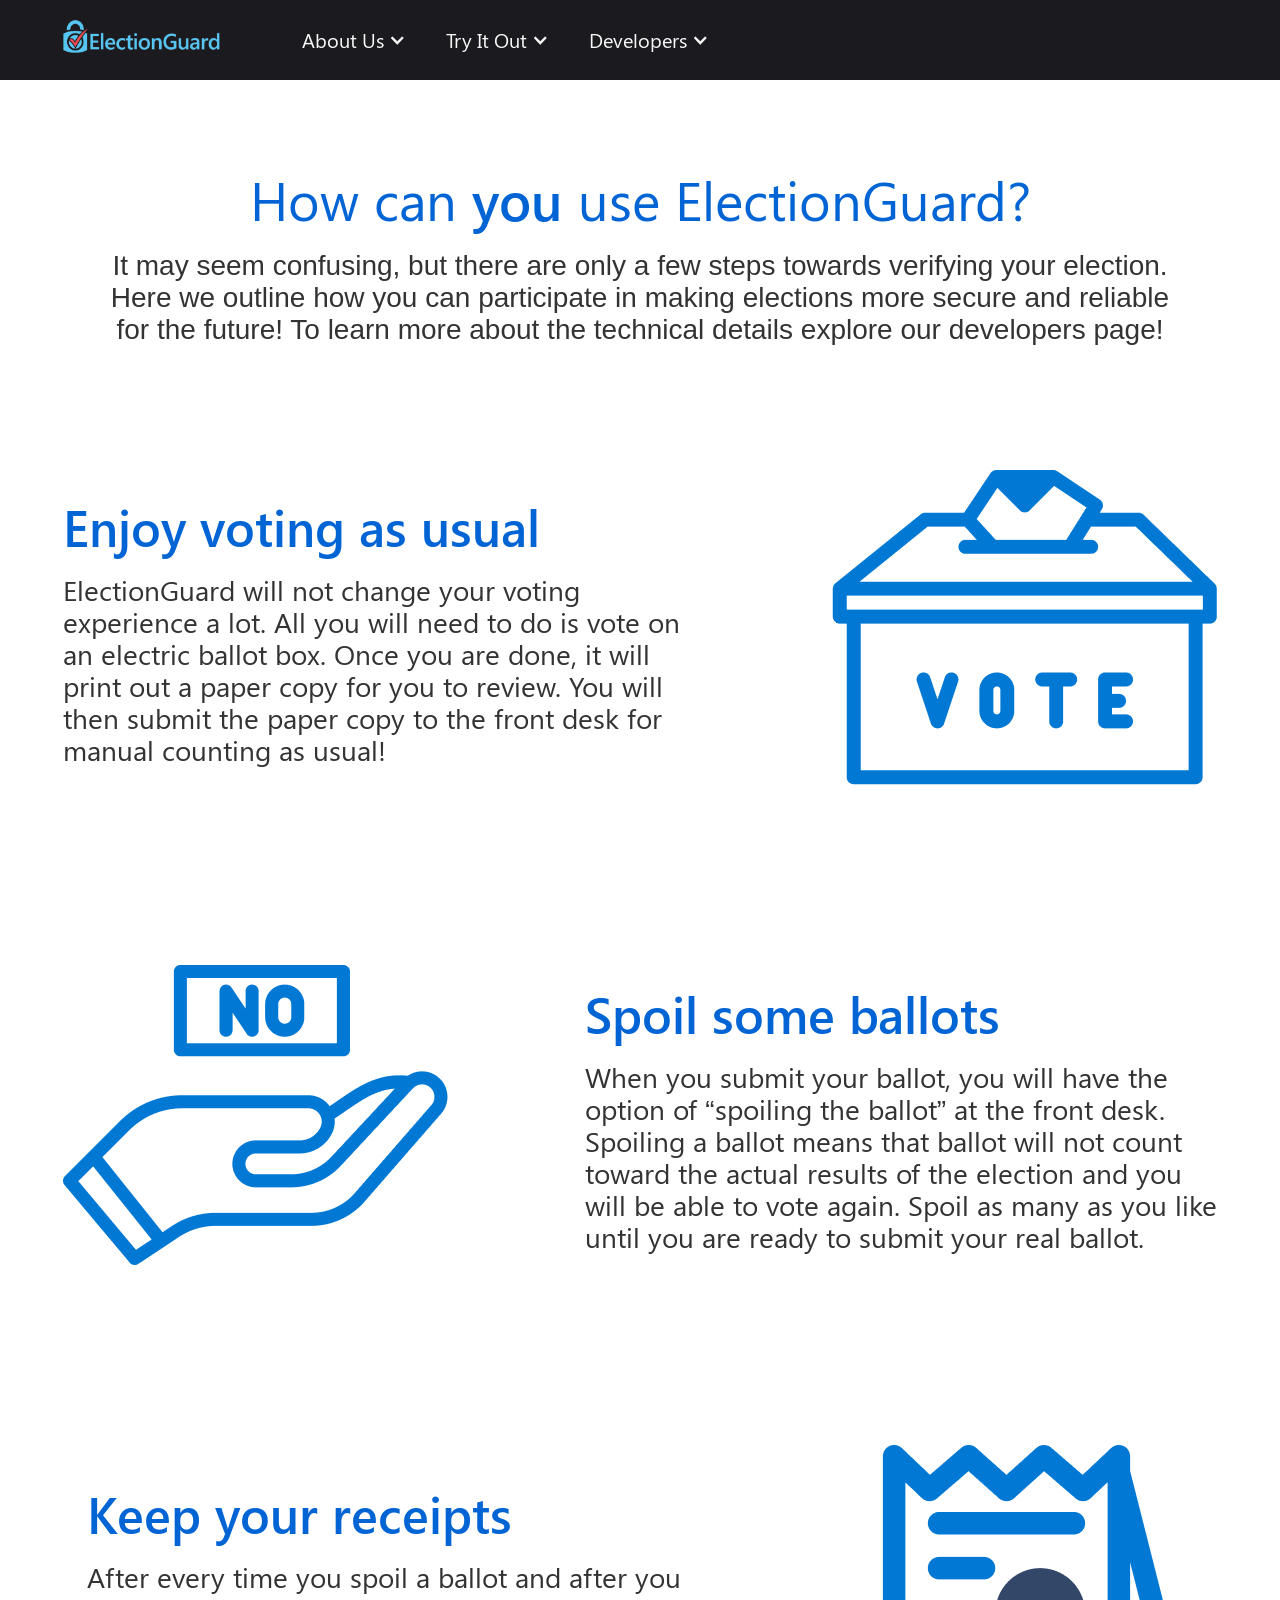
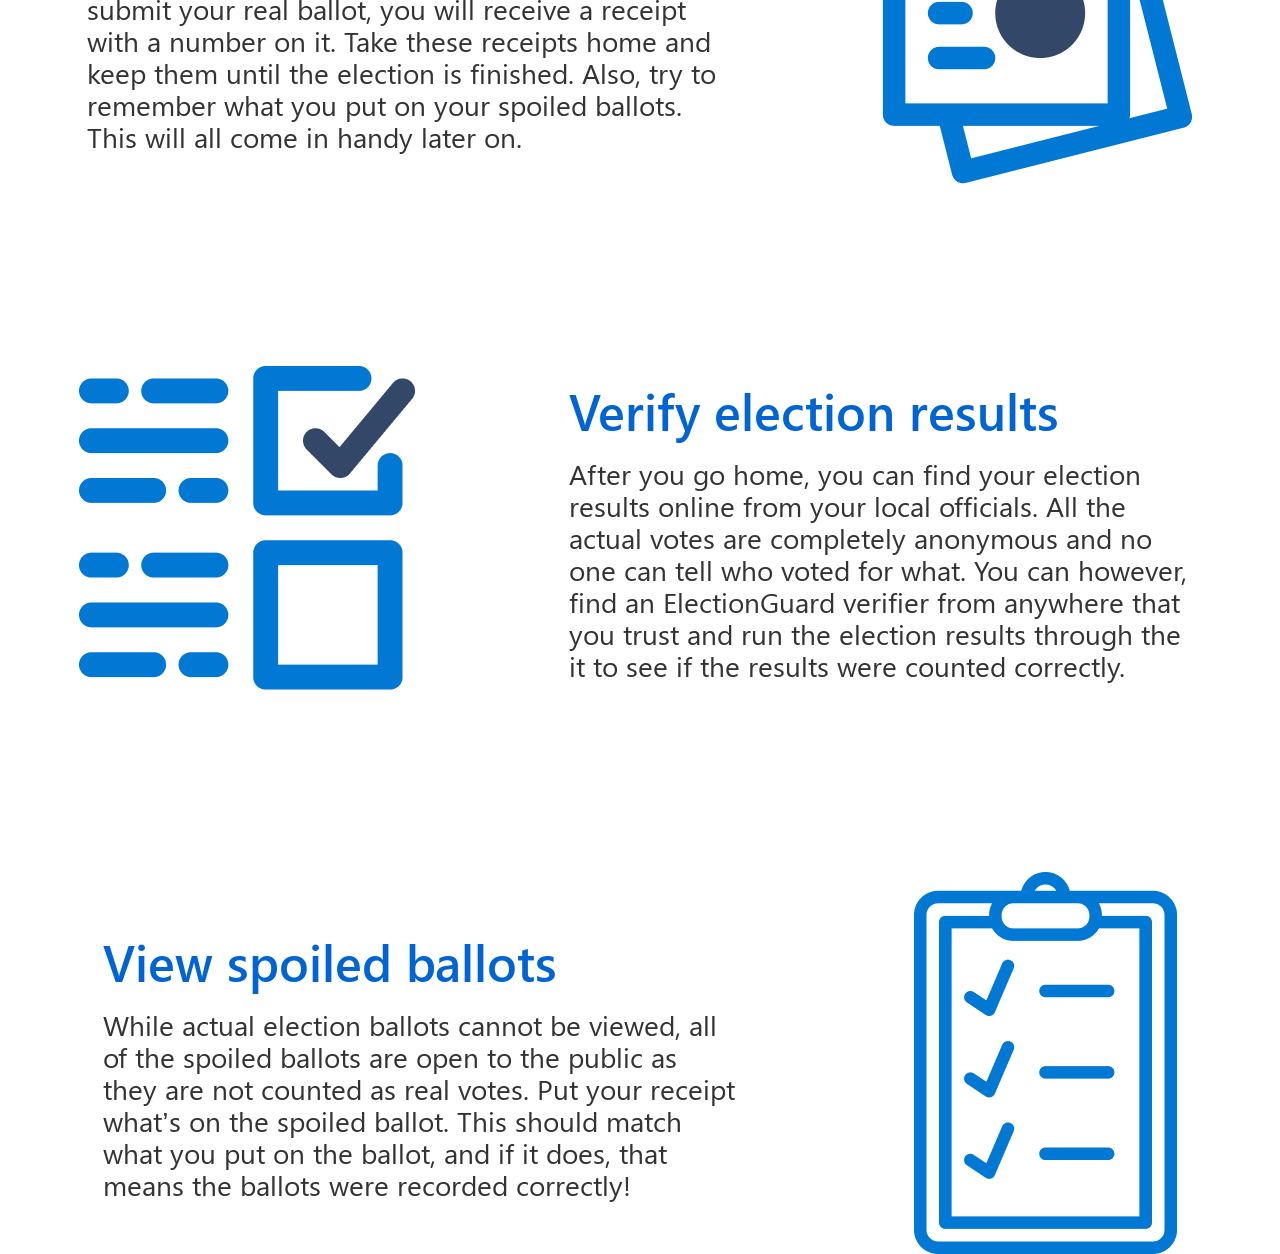
<file: docs/how-it-works.html>
<!DOCTYPE html>
<!--  This site was created in Webflow. http://www.webflow.com  -->
<!--  Last Published: Fri May 22 2020 03:47:24 GMT+0000 (Coordinated Universal Time)  -->
<html data-wf-page="5e97ade483176816511a7b59" data-wf-site="5e35ee17c62330cecf149903">
<head>
  <meta charset="utf-8">
  <title>How It Works</title>
  <meta content="How It Works" property="og:title">
  <meta content="How It Works" property="twitter:title">
  <meta content="width=device-width, initial-scale=1" name="viewport">
  <meta content="Webflow" name="generator">
  <link href="css/normalize.css" rel="stylesheet" type="text/css">
  <link href="css/webflow.css" rel="stylesheet" type="text/css">
  <link href="css/electionguard.webflow.css" rel="stylesheet" type="text/css">
  <!-- [if lt IE 9]><script src="https://cdnjs.cloudflare.com/ajax/libs/html5shiv/3.7.3/html5shiv.min.js" type="text/javascript"></script><![endif] -->
  <script type="text/javascript">!function(o,c){var n=c.documentElement,t=" w-mod-";n.className+=t+"js",("ontouchstart"in o||o.DocumentTouch&&c instanceof DocumentTouch)&&(n.className+=t+"touch")}(window,document);</script>
  <link href="images/favicon.ico" rel="shortcut icon" type="image/x-icon">
  <link href="images/webclip.png" rel="apple-touch-icon">
</head>
<body class="body-3">
  <div class="main-section-head">
    <div class="container-2 w-container">
      <h1 class="pageheader">How can <span class="text-span-3">you</span> use ElectionGuard?</h1>
      <p class="mainsubheader">It may seem confusing, but there are only a few steps towards verifying your election. Here we outline how you can participate in making elections more secure and reliable for the future! To learn more about the technical details explore our developers page!</p>
    </div>
    <div data-collapse="medium" data-animation="default" data-duration="400" role="banner" class="navbar w-nav">
      <div class="navcont w-container"><a href="index.html" class="brand w-nav-brand"><img src="images/electionguard-logo-cutout-100-bright.png" srcset="images/electionguard-logo-cutout-100-bright-p-500.png 500w, images/electionguard-logo-cutout-100-bright-p-800.png 800w, images/electionguard-logo-cutout-100-bright.png 2783w" sizes="(max-width: 479px) 62vw, 162px" alt="" class="image-2"></a>
        <nav role="navigation" class="nav-menu w-nav-menu">
          <div data-hover="" data-delay="0" class="navitem hover w-dropdown">
            <div class="dropdown-toggle w-dropdown-toggle">
              <div class="icon w-icon-dropdown-toggle"></div>
              <div class="text-block">About Us</div>
            </div>
            <nav class="dropdown-list w-dropdown-list"><a href="how-it-works.html" aria-current="page" class="dropdown-link w-dropdown-link w--current">How It Works</a><a href="about-us.html" class="dropdown-link w-dropdown-link">Our Team</a></nav>
          </div>
          <div data-hover="" data-delay="0" class="navitem hover w-dropdown">
            <div class="dropdown-toggle w-dropdown-toggle">
              <div class="icon w-icon-dropdown-toggle"></div>
              <div class="text-block">Try It Out</div>
            </div>
            <nav class="dropdown-list w-dropdown-list"><a href="verify-your-election.html" class="dropdown-link w-dropdown-link">Verify Your Election</a><a href="search-verifiers.html" class="dropdown-link w-dropdown-link">Search Verifiers</a><a href="search-elections.html" class="dropdown-link w-dropdown-link">Search Elections</a></nav>
          </div>
          <div data-hover="" data-delay="0" class="navitem hover w-dropdown">
            <div class="dropdown-toggle w-dropdown-toggle">
              <div class="icon w-icon-dropdown-toggle"></div>
              <div class="text-block">Developers</div>
            </div>
            <nav class="dropdown-list w-dropdown-list"><a href="developer-homepage.html" class="dropdown-link w-dropdown-link">About Verifiers</a><a href="the-spec.html" class="dropdown-link w-dropdown-link">The Spec</a><a href="test-your-code.html" class="dropdown-link w-dropdown-link">Test Your Code</a></nav>
          </div>
        </nav>
        <div class="w-nav-button">
          <div class="w-icon-nav-menu"></div>
        </div>
      </div>
    </div>
  </div>
  <div class="iconrightsection">
    <div class="container-3 w-container">
      <div>
        <h1 class="heading-4">Enjoy voting as usual</h1>
        <p class="paragraph-3">ElectionGuard will not change your voting experience a lot. All you will need to do is vote on an electric ballot box. Once you are done, it will print out a paper copy for you to review. You will then submit the paper copy to the front desk for manual counting as usual!</p>
      </div>
      <div><img src="images/Ballot-Box-Vote-Icon.png" alt="" class="imageright"></div>
    </div>
  </div>
  <div class="iconrightsection iconleftsection">
    <div class="container-3 w-container">
      <div><img src="images/Spoil-Ballot-Icon.png" alt="" class="imageleft"></div>
      <div>
        <h1 class="heading-4">Spoil some ballots</h1>
        <p class="paragraph-3">When you submit your ballot, you will have the option of “spoiling the ballot” at the front desk. Spoiling a ballot means that ballot will not count toward the actual results of the election and you will be able to vote again. Spoil as many as you like until you are ready to submit your real ballot.</p>
      </div>
    </div>
  </div>
  <div class="iconrightsection">
    <div class="container-3 w-container">
      <div>
        <h1 class="heading-4">Keep your receipts</h1>
        <p class="paragraph-3">After every time you spoil a ballot and after you submit your real ballot, you will receive a receipt with a number on it. Take these receipts home and keep them until the election is finished. Also, try to remember what you put on your spoiled ballots. This will all come in handy later on.</p>
      </div>
      <div><img src="images/Receipt-Icon.png" alt="" class="imageright"></div>
    </div>
  </div>
  <div class="iconrightsection iconleftsection">
    <div class="container-3 w-container">
      <div><img src="images/Verify-Icon-Large.png" alt="" class="imageleft"></div>
      <div>
        <h1 class="heading-4">Verify election results</h1>
        <p class="paragraph-3">After you go home, you can find your election results online from your local officials. All the actual votes are completely anonymous and no one can tell who voted for what. You can however, find an ElectionGuard verifier from anywhere that you trust and run the election results through the it to see if the results were counted correctly.</p>
      </div>
    </div>
  </div>
  <div class="iconrightsection">
    <div class="container-3 w-container">
      <div>
        <h1 class="heading-4">View spoiled ballots</h1>
        <p class="paragraph-3">While actual election ballots cannot be viewed, all of the spoiled ballots are open to the public as they are not counted as real votes. Put your receipt what’s on the spoiled ballot. This should match what you put on the ballot, and if it does, that means the ballots were recorded correctly!</p>
      </div>
      <div><img src="images/Check-Ballot-Icon.png" alt="" class="imageright"></div>
    </div>
  </div>
  <script src="https://d3e54v103j8qbb.cloudfront.net/js/jquery-3.4.1.min.220afd743d.js?site=5e35ee17c62330cecf149903" type="text/javascript" integrity="sha256-CSXorXvZcTkaix6Yvo6HppcZGetbYMGWSFlBw8HfCJo=" crossorigin="anonymous"></script>
  <script src="js/webflow.js" type="text/javascript"></script>
  <!-- [if lte IE 9]><script src="https://cdnjs.cloudflare.com/ajax/libs/placeholders/3.0.2/placeholders.min.js"></script><![endif] -->
</body>
</html>
</file>
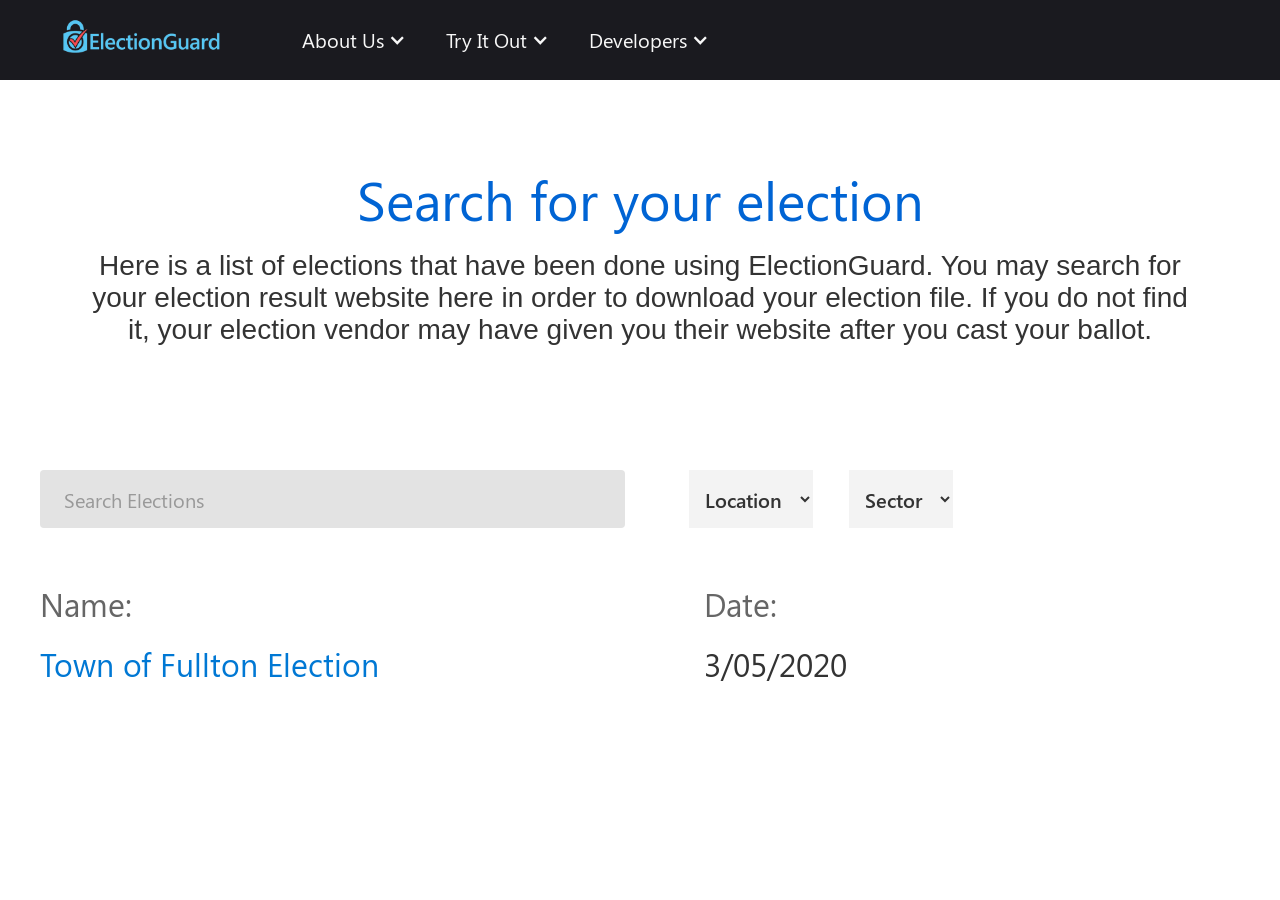
<file: docs/search-elections.html>
<!DOCTYPE html>
<!--  This site was created in Webflow. http://www.webflow.com  -->
<!--  Last Published: Fri May 22 2020 03:47:24 GMT+0000 (Coordinated Universal Time)  -->
<html data-wf-page="5ea1723b2cb513acd648910a" data-wf-site="5e35ee17c62330cecf149903">
<head>
  <meta charset="utf-8">
  <title>Search Elections</title>
  <meta content="Search Elections" property="og:title">
  <meta content="Search Elections" property="twitter:title">
  <meta content="width=device-width, initial-scale=1" name="viewport">
  <meta content="Webflow" name="generator">
  <link href="css/normalize.css" rel="stylesheet" type="text/css">
  <link href="css/webflow.css" rel="stylesheet" type="text/css">
  <link href="css/electionguard.webflow.css" rel="stylesheet" type="text/css">
  <!-- [if lt IE 9]><script src="https://cdnjs.cloudflare.com/ajax/libs/html5shiv/3.7.3/html5shiv.min.js" type="text/javascript"></script><![endif] -->
  <script type="text/javascript">!function(o,c){var n=c.documentElement,t=" w-mod-";n.className+=t+"js",("ontouchstart"in o||o.DocumentTouch&&c instanceof DocumentTouch)&&(n.className+=t+"touch")}(window,document);</script>
  <link href="images/favicon.ico" rel="shortcut icon" type="image/x-icon">
  <link href="images/webclip.png" rel="apple-touch-icon">
</head>
<body class="body-2">
  <div data-collapse="medium" data-animation="default" data-duration="400" role="banner" class="navbar w-nav">
    <div class="navcont w-container"><a href="index.html" class="brand w-nav-brand"><img src="images/electionguard-logo-cutout-100-bright.png" srcset="images/electionguard-logo-cutout-100-bright-p-500.png 500w, images/electionguard-logo-cutout-100-bright-p-800.png 800w, images/electionguard-logo-cutout-100-bright.png 2783w" sizes="(max-width: 479px) 58vw, 162px" alt="" class="image-2"></a>
      <nav role="navigation" class="nav-menu w-nav-menu">
        <div data-hover="" data-delay="0" class="navitem hover w-dropdown">
          <div class="dropdown-toggle w-dropdown-toggle">
            <div class="icon w-icon-dropdown-toggle"></div>
            <div class="text-block">About Us</div>
          </div>
          <nav class="dropdown-list w-dropdown-list"><a href="how-it-works.html" class="dropdown-link w-dropdown-link">How It Works</a><a href="about-us.html" class="dropdown-link w-dropdown-link">Our Team</a></nav>
        </div>
        <div data-hover="" data-delay="0" class="navitem hover w-dropdown">
          <div class="dropdown-toggle w-dropdown-toggle">
            <div class="icon w-icon-dropdown-toggle"></div>
            <div class="text-block">Try It Out</div>
          </div>
          <nav class="dropdown-list w-dropdown-list"><a href="verify-your-election.html" class="dropdown-link w-dropdown-link">Verify Your Election</a><a href="search-verifiers.html" class="dropdown-link w-dropdown-link">Search Verifiers</a><a href="search-elections.html" aria-current="page" class="dropdown-link w-dropdown-link w--current">Search Elections</a></nav>
        </div>
        <div data-hover="" data-delay="0" class="navitem hover w-dropdown">
          <div class="dropdown-toggle w-dropdown-toggle">
            <div class="icon w-icon-dropdown-toggle"></div>
            <div class="text-block">Developers</div>
          </div>
          <nav class="dropdown-list w-dropdown-list"><a href="developer-homepage.html" class="dropdown-link w-dropdown-link">About Verifiers</a><a href="the-spec.html" class="dropdown-link w-dropdown-link">The Spec</a><a href="test-your-code.html" class="dropdown-link w-dropdown-link">Test Your Code</a></nav>
        </div>
      </nav>
      <div class="w-nav-button">
        <div class="w-icon-nav-menu"></div>
      </div>
    </div>
  </div>
  <div class="container-2 w-container">
    <h1 class="pageheader">Search for your election</h1>
    <p class="mainsubheader">Here is a list of elections that have been done using ElectionGuard. You may search for your election result website here in order to download your election file. If you do not find it, your election vendor may have given you their website after you cast your ballot.</p>
  </div>
  <div>
    <div class="container-5 w-container">
      <div class="w-form">
        <form id="email-form" name="email-form" data-name="Email Form" class="form"><input type="text" class="text-field w-input" maxlength="256" name="name" data-name="Name" placeholder="Search Elections" id="name"><select id="Location" name="Location" data-name="Location" class="select-field w-select"><option value="">Location</option><option value="First">First Choice</option><option value="Second">Second Choice</option><option value="Third">Third Choice</option></select><select id="Sector" name="Sector" data-name="Sector" class="select-field sectorselect w-select"><option value="">Sector</option><option value="First">First Choice</option><option value="Second">Second Choice</option><option value="Third">Third Choice</option></select></form>
        <div class="w-form-done">
          <div>Thank you! Your submission has been received!</div>
        </div>
        <div class="w-form-fail">
          <div>Oops! Something went wrong while submitting the form.</div>
        </div>
      </div>
    </div>
  </div>
  <div class="table">
    <div class="container-6 w-container">
      <ul role="list" class="w-list-unstyled">
        <li class="listhead">
          <div class="name firstitem">Name:</div>
          <div class="name rating">Date:</div>
        </li>
        <li class="listhead electionitem">
          <div class="name electionname firstitem"><a href="https://www.electionguard.vote/election-results" target="_blank" class="link">Town of Fullton Election</a></div>
          <div class="name rating electionname">3/05/2020</div>
        </li>
      </ul>
    </div>
  </div>
  <script src="https://d3e54v103j8qbb.cloudfront.net/js/jquery-3.4.1.min.220afd743d.js?site=5e35ee17c62330cecf149903" type="text/javascript" integrity="sha256-CSXorXvZcTkaix6Yvo6HppcZGetbYMGWSFlBw8HfCJo=" crossorigin="anonymous"></script>
  <script src="js/webflow.js" type="text/javascript"></script>
  <!-- [if lte IE 9]><script src="https://cdnjs.cloudflare.com/ajax/libs/placeholders/3.0.2/placeholders.min.js"></script><![endif] -->
</body>
</html>
</file>
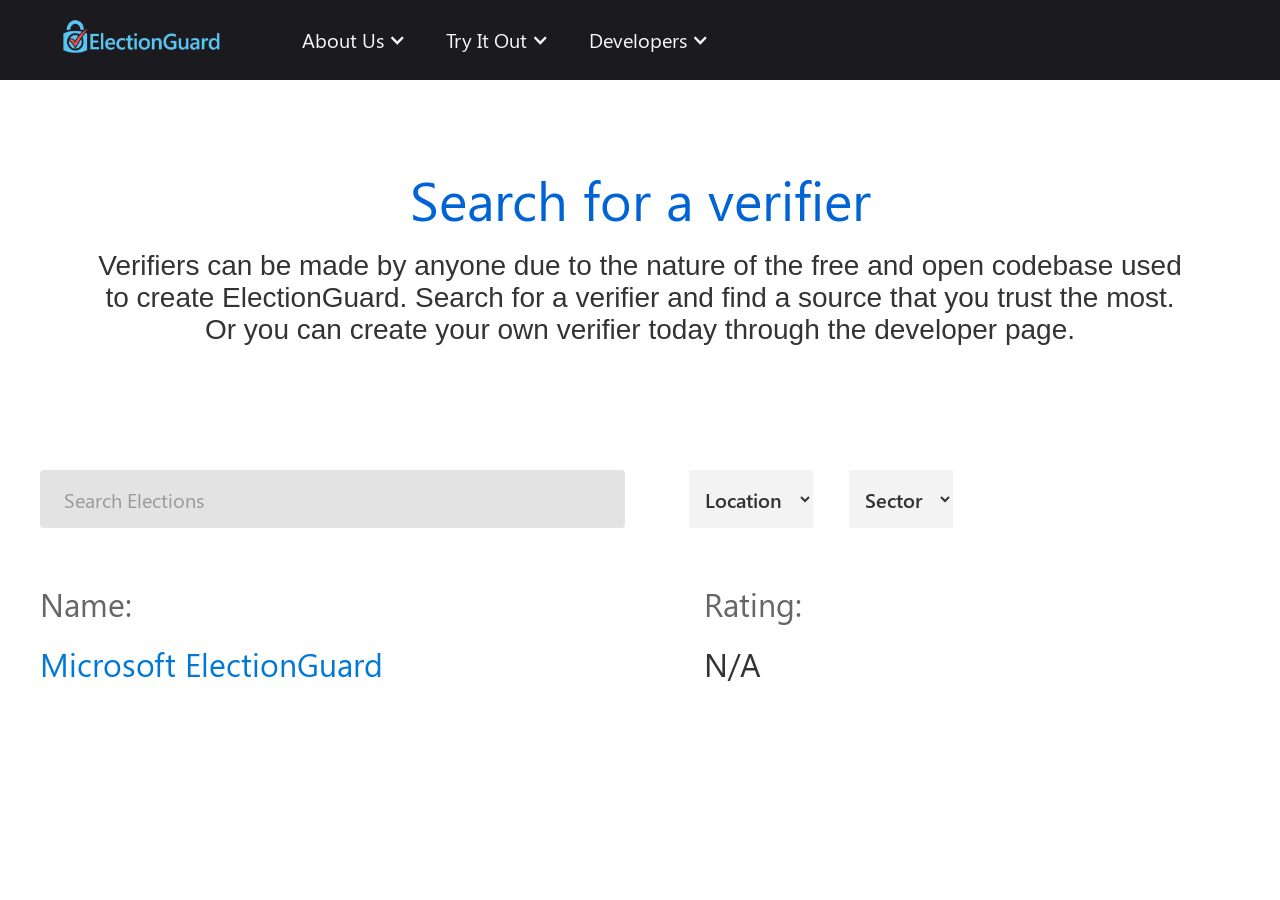
<file: docs/search-verifiers.html>
<!DOCTYPE html>
<!--  This site was created in Webflow. http://www.webflow.com  -->
<!--  Last Published: Fri May 22 2020 03:47:24 GMT+0000 (Coordinated Universal Time)  -->
<html data-wf-page="5ea172450f854b447580a32c" data-wf-site="5e35ee17c62330cecf149903">
<head>
  <meta charset="utf-8">
  <title>Search Verifiers</title>
  <meta content="Search Verifiers" property="og:title">
  <meta content="Search Verifiers" property="twitter:title">
  <meta content="width=device-width, initial-scale=1" name="viewport">
  <meta content="Webflow" name="generator">
  <link href="css/normalize.css" rel="stylesheet" type="text/css">
  <link href="css/webflow.css" rel="stylesheet" type="text/css">
  <link href="css/electionguard.webflow.css" rel="stylesheet" type="text/css">
  <!-- [if lt IE 9]><script src="https://cdnjs.cloudflare.com/ajax/libs/html5shiv/3.7.3/html5shiv.min.js" type="text/javascript"></script><![endif] -->
  <script type="text/javascript">!function(o,c){var n=c.documentElement,t=" w-mod-";n.className+=t+"js",("ontouchstart"in o||o.DocumentTouch&&c instanceof DocumentTouch)&&(n.className+=t+"touch")}(window,document);</script>
  <link href="images/favicon.ico" rel="shortcut icon" type="image/x-icon">
  <link href="images/webclip.png" rel="apple-touch-icon">
</head>
<body>
  <div data-collapse="medium" data-animation="default" data-duration="400" role="banner" class="navbar w-nav">
    <div class="navcont w-container"><a href="index.html" class="brand w-nav-brand"><img src="images/electionguard-logo-cutout-100-bright.png" srcset="images/electionguard-logo-cutout-100-bright-p-500.png 500w, images/electionguard-logo-cutout-100-bright-p-800.png 800w, images/electionguard-logo-cutout-100-bright.png 2783w" sizes="(max-width: 479px) 58vw, 162px" alt="" class="image-2"></a>
      <nav role="navigation" class="nav-menu w-nav-menu">
        <div data-hover="" data-delay="0" class="navitem hover w-dropdown">
          <div class="dropdown-toggle w-dropdown-toggle">
            <div class="icon w-icon-dropdown-toggle"></div>
            <div class="text-block">About Us</div>
          </div>
          <nav class="dropdown-list w-dropdown-list"><a href="how-it-works.html" class="dropdown-link w-dropdown-link">How It Works</a><a href="about-us.html" class="dropdown-link w-dropdown-link">Our Team</a></nav>
        </div>
        <div data-hover="" data-delay="0" class="navitem hover w-dropdown">
          <div class="dropdown-toggle w-dropdown-toggle">
            <div class="icon w-icon-dropdown-toggle"></div>
            <div class="text-block">Try It Out</div>
          </div>
          <nav class="dropdown-list w-dropdown-list"><a href="verify-your-election.html" class="dropdown-link w-dropdown-link">Verify Your Election</a><a href="search-verifiers.html" aria-current="page" class="dropdown-link w-dropdown-link w--current">Search Verifiers</a><a href="search-elections.html" class="dropdown-link w-dropdown-link">Search Elections</a></nav>
        </div>
        <div data-hover="" data-delay="0" class="navitem hover w-dropdown">
          <div class="dropdown-toggle w-dropdown-toggle">
            <div class="icon w-icon-dropdown-toggle"></div>
            <div class="text-block">Developers</div>
          </div>
          <nav class="dropdown-list w-dropdown-list"><a href="developer-homepage.html" class="dropdown-link w-dropdown-link">About Verifiers</a><a href="the-spec.html" class="dropdown-link w-dropdown-link">The Spec</a><a href="test-your-code.html" class="dropdown-link w-dropdown-link">Test Your Code</a></nav>
        </div>
      </nav>
      <div class="w-nav-button">
        <div class="w-icon-nav-menu"></div>
      </div>
    </div>
  </div>
  <div class="container-2 w-container">
    <h1 class="pageheader">Search for a verifier</h1>
    <p class="mainsubheader">Verifiers can be made by anyone due to the nature of the free and open codebase used to create ElectionGuard. Search for a verifier and find a source that you trust the most. Or you can create your own verifier today through the developer page.</p>
  </div>
  <div>
    <div class="container-5 w-container">
      <div class="w-form">
        <form id="email-form" name="email-form" data-name="Email Form" class="form"><input type="text" class="text-field w-input" maxlength="256" name="name" data-name="Name" placeholder="Search Elections" id="name"><select id="Location" name="Location" data-name="Location" class="select-field w-select"><option value="">Location</option><option value="First">First Choice</option><option value="Second">Second Choice</option><option value="Third">Third Choice</option></select><select id="Sector" name="Sector" data-name="Sector" class="select-field sectorselect w-select"><option value="">Sector</option><option value="First">First Choice</option><option value="Second">Second Choice</option><option value="Third">Third Choice</option></select></form>
        <div class="w-form-done">
          <div>Thank you! Your submission has been received!</div>
        </div>
        <div class="w-form-fail">
          <div>Oops! Something went wrong while submitting the form.</div>
        </div>
      </div>
    </div>
  </div>
  <div class="table verifiertable">
    <div class="container-6 w-container">
      <ul role="list" class="w-list-unstyled">
        <li class="listhead">
          <div class="name firstitem">Name:</div>
          <div class="name rating">Rating:</div>
        </li>
        <li class="listhead electionitem">
          <div class="name electionname firstitem"><a href="https://github.com/microsoft/electionguard-verifier" target="_blank" class="link">Microsoft ElectionGuard</a></div>
          <div class="name rating electionname">N/A</div>
        </li>
      </ul>
    </div>
  </div>
  <script src="https://d3e54v103j8qbb.cloudfront.net/js/jquery-3.4.1.min.220afd743d.js?site=5e35ee17c62330cecf149903" type="text/javascript" integrity="sha256-CSXorXvZcTkaix6Yvo6HppcZGetbYMGWSFlBw8HfCJo=" crossorigin="anonymous"></script>
  <script src="js/webflow.js" type="text/javascript"></script>
  <!-- [if lte IE 9]><script src="https://cdnjs.cloudflare.com/ajax/libs/placeholders/3.0.2/placeholders.min.js"></script><![endif] -->
</body>
</html>
</file>
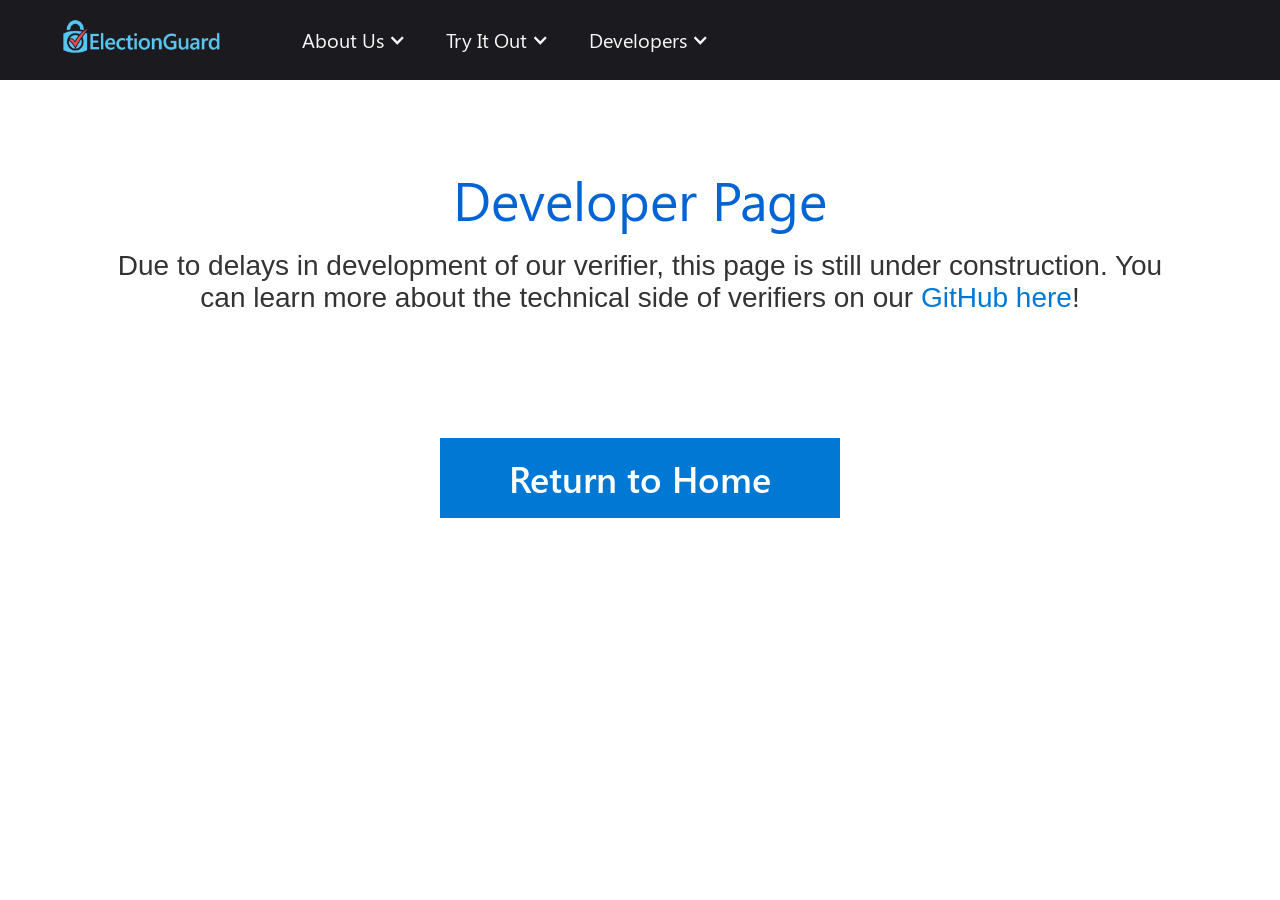
<file: docs/test-your-code.html>
<!DOCTYPE html>
<!--  This site was created in Webflow. http://www.webflow.com  -->
<!--  Last Published: Fri May 22 2020 03:47:24 GMT+0000 (Coordinated Universal Time)  -->
<html data-wf-page="5ea17283f12cd75c79b51a0d" data-wf-site="5e35ee17c62330cecf149903">
<head>
  <meta charset="utf-8">
  <title>Test Your Code</title>
  <meta content="Test Your Code" property="og:title">
  <meta content="Test Your Code" property="twitter:title">
  <meta content="width=device-width, initial-scale=1" name="viewport">
  <meta content="Webflow" name="generator">
  <link href="css/normalize.css" rel="stylesheet" type="text/css">
  <link href="css/webflow.css" rel="stylesheet" type="text/css">
  <link href="css/electionguard.webflow.css" rel="stylesheet" type="text/css">
  <!-- [if lt IE 9]><script src="https://cdnjs.cloudflare.com/ajax/libs/html5shiv/3.7.3/html5shiv.min.js" type="text/javascript"></script><![endif] -->
  <script type="text/javascript">!function(o,c){var n=c.documentElement,t=" w-mod-";n.className+=t+"js",("ontouchstart"in o||o.DocumentTouch&&c instanceof DocumentTouch)&&(n.className+=t+"touch")}(window,document);</script>
  <link href="images/favicon.ico" rel="shortcut icon" type="image/x-icon">
  <link href="images/webclip.png" rel="apple-touch-icon">
</head>
<body>
  <div data-collapse="medium" data-animation="default" data-duration="400" role="banner" class="navbar w-nav">
    <div class="navcont w-container"><a href="index.html" class="brand w-nav-brand"><img src="images/electionguard-logo-cutout-100-bright.png" srcset="images/electionguard-logo-cutout-100-bright-p-500.png 500w, images/electionguard-logo-cutout-100-bright-p-800.png 800w, images/electionguard-logo-cutout-100-bright.png 2783w" sizes="(max-width: 479px) 58vw, 162px" alt="" class="image-2"></a>
      <nav role="navigation" class="nav-menu w-nav-menu">
        <div data-hover="" data-delay="0" class="navitem hover w-dropdown">
          <div class="dropdown-toggle w-dropdown-toggle">
            <div class="icon w-icon-dropdown-toggle"></div>
            <div class="text-block">About Us</div>
          </div>
          <nav class="dropdown-list w-dropdown-list"><a href="how-it-works.html" class="dropdown-link w-dropdown-link">How It Works</a><a href="about-us.html" class="dropdown-link w-dropdown-link">Our Team</a></nav>
        </div>
        <div data-hover="" data-delay="0" class="navitem hover w-dropdown">
          <div class="dropdown-toggle w-dropdown-toggle">
            <div class="icon w-icon-dropdown-toggle"></div>
            <div class="text-block">Try It Out</div>
          </div>
          <nav class="dropdown-list w-dropdown-list"><a href="verify-your-election.html" class="dropdown-link w-dropdown-link">Verify Your Election</a><a href="search-verifiers.html" class="dropdown-link w-dropdown-link">Search Verifiers</a><a href="search-elections.html" class="dropdown-link w-dropdown-link">Search Elections</a></nav>
        </div>
        <div data-hover="" data-delay="0" class="navitem hover w-dropdown">
          <div class="dropdown-toggle w-dropdown-toggle">
            <div class="icon w-icon-dropdown-toggle"></div>
            <div class="text-block">Developers</div>
          </div>
          <nav class="dropdown-list w-dropdown-list"><a href="developer-homepage.html" class="dropdown-link w-dropdown-link">About Verifiers</a><a href="the-spec.html" class="dropdown-link w-dropdown-link">The Spec</a><a href="test-your-code.html" aria-current="page" class="dropdown-link w-dropdown-link w--current">Test Your Code</a></nav>
        </div>
      </nav>
      <div class="w-nav-button">
        <div class="w-icon-nav-menu"></div>
      </div>
    </div>
  </div>
  <div class="container-2 w-container">
    <h1 class="pageheader">Developer Page</h1>
    <p class="mainsubheader">Due to delays in development of our verifier, this page is still under construction. You can learn more about the technical side of verifiers on our <a href="https://github.com/albertli354/election-varifiers-info-capstone?fbclid=IwAR2KV3mjwIUkUZqqxlJ7zDAGJLMcb2TnjoUqPprp8NU8Mfx18B7dbZto8tw" class="link">GitHub here</a>!</p><a href="index.html" class="button w-button">Return to Home</a></div>
  <script src="https://d3e54v103j8qbb.cloudfront.net/js/jquery-3.4.1.min.220afd743d.js?site=5e35ee17c62330cecf149903" type="text/javascript" integrity="sha256-CSXorXvZcTkaix6Yvo6HppcZGetbYMGWSFlBw8HfCJo=" crossorigin="anonymous"></script>
  <script src="js/webflow.js" type="text/javascript"></script>
  <!-- [if lte IE 9]><script src="https://cdnjs.cloudflare.com/ajax/libs/placeholders/3.0.2/placeholders.min.js"></script><![endif] -->
</body>
</html>
</file>
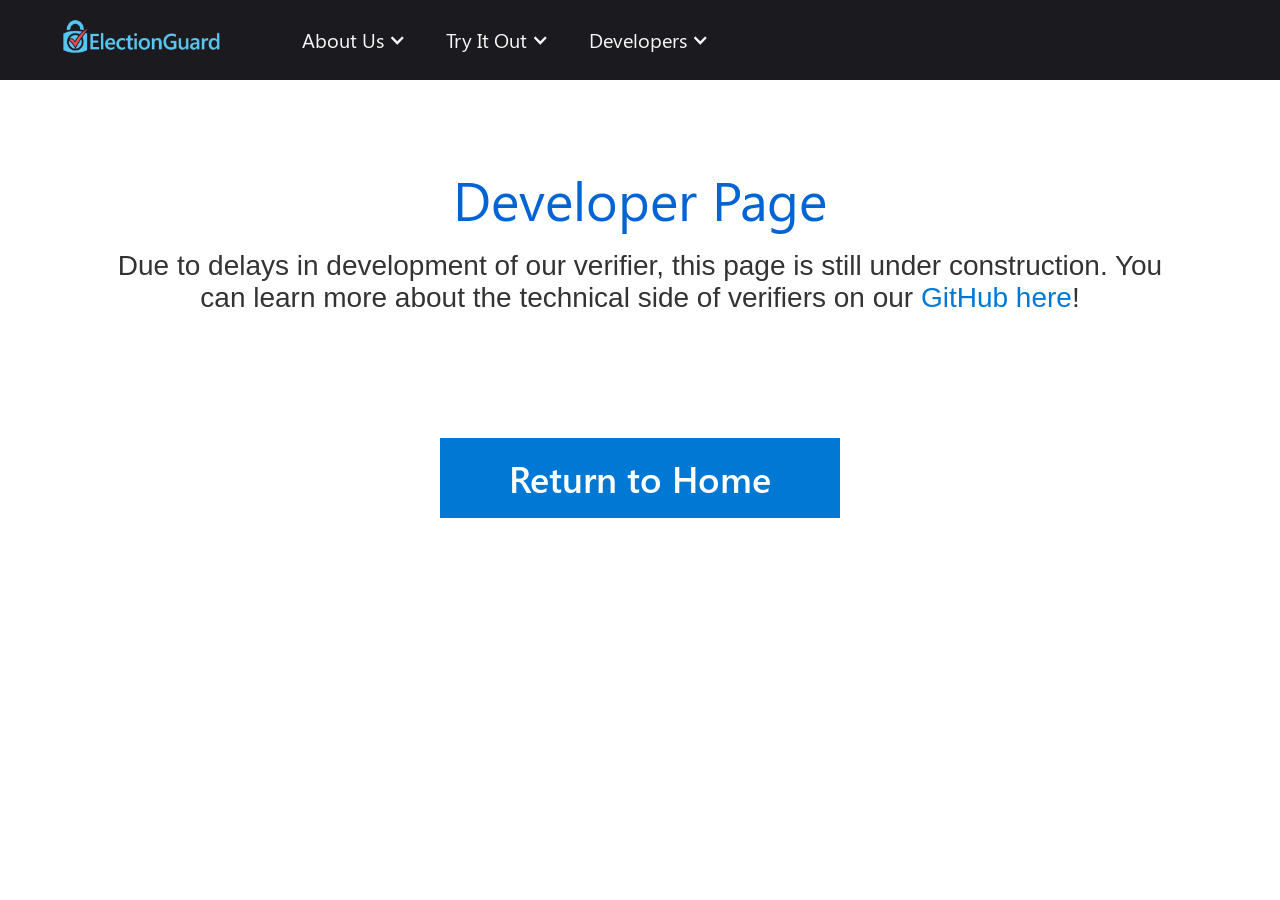
<file: docs/the-spec.html>
<!DOCTYPE html>
<!--  This site was created in Webflow. http://www.webflow.com  -->
<!--  Last Published: Fri May 22 2020 03:47:24 GMT+0000 (Coordinated Universal Time)  -->
<html data-wf-page="5ea172742cb513229948926d" data-wf-site="5e35ee17c62330cecf149903">
<head>
  <meta charset="utf-8">
  <title>The Spec</title>
  <meta content="The Spec" property="og:title">
  <meta content="The Spec" property="twitter:title">
  <meta content="width=device-width, initial-scale=1" name="viewport">
  <meta content="Webflow" name="generator">
  <link href="css/normalize.css" rel="stylesheet" type="text/css">
  <link href="css/webflow.css" rel="stylesheet" type="text/css">
  <link href="css/electionguard.webflow.css" rel="stylesheet" type="text/css">
  <!-- [if lt IE 9]><script src="https://cdnjs.cloudflare.com/ajax/libs/html5shiv/3.7.3/html5shiv.min.js" type="text/javascript"></script><![endif] -->
  <script type="text/javascript">!function(o,c){var n=c.documentElement,t=" w-mod-";n.className+=t+"js",("ontouchstart"in o||o.DocumentTouch&&c instanceof DocumentTouch)&&(n.className+=t+"touch")}(window,document);</script>
  <link href="images/favicon.ico" rel="shortcut icon" type="image/x-icon">
  <link href="images/webclip.png" rel="apple-touch-icon">
</head>
<body>
  <div data-collapse="medium" data-animation="default" data-duration="400" role="banner" class="navbar w-nav">
    <div class="navcont w-container"><a href="index.html" class="brand w-nav-brand"><img src="images/electionguard-logo-cutout-100-bright.png" srcset="images/electionguard-logo-cutout-100-bright-p-500.png 500w, images/electionguard-logo-cutout-100-bright-p-800.png 800w, images/electionguard-logo-cutout-100-bright.png 2783w" sizes="(max-width: 479px) 58vw, 162px" alt="" class="image-2"></a>
      <nav role="navigation" class="nav-menu w-nav-menu">
        <div data-hover="" data-delay="0" class="navitem hover w-dropdown">
          <div class="dropdown-toggle w-dropdown-toggle">
            <div class="icon w-icon-dropdown-toggle"></div>
            <div class="text-block">About Us</div>
          </div>
          <nav class="dropdown-list w-dropdown-list"><a href="how-it-works.html" class="dropdown-link w-dropdown-link">How It Works</a><a href="about-us.html" class="dropdown-link w-dropdown-link">Our Team</a></nav>
        </div>
        <div data-hover="" data-delay="0" class="navitem hover w-dropdown">
          <div class="dropdown-toggle w-dropdown-toggle">
            <div class="icon w-icon-dropdown-toggle"></div>
            <div class="text-block">Try It Out</div>
          </div>
          <nav class="dropdown-list w-dropdown-list"><a href="verify-your-election.html" class="dropdown-link w-dropdown-link">Verify Your Election</a><a href="search-verifiers.html" class="dropdown-link w-dropdown-link">Search Verifiers</a><a href="search-elections.html" class="dropdown-link w-dropdown-link">Search Elections</a></nav>
        </div>
        <div data-hover="" data-delay="0" class="navitem hover w-dropdown">
          <div class="dropdown-toggle w-dropdown-toggle">
            <div class="icon w-icon-dropdown-toggle"></div>
            <div class="text-block">Developers</div>
          </div>
          <nav class="dropdown-list w-dropdown-list"><a href="developer-homepage.html" class="dropdown-link w-dropdown-link">About Verifiers</a><a href="the-spec.html" aria-current="page" class="dropdown-link w-dropdown-link w--current">The Spec</a><a href="test-your-code.html" class="dropdown-link w-dropdown-link">Test Your Code</a></nav>
        </div>
      </nav>
      <div class="w-nav-button">
        <div class="w-icon-nav-menu"></div>
      </div>
    </div>
  </div>
  <div class="container-2 w-container">
    <h1 class="pageheader">Developer Page</h1>
    <p class="mainsubheader">Due to delays in development of our verifier, this page is still under construction. You can learn more about the technical side of verifiers on our <a href="https://github.com/albertli354/election-varifiers-info-capstone?fbclid=IwAR2KV3mjwIUkUZqqxlJ7zDAGJLMcb2TnjoUqPprp8NU8Mfx18B7dbZto8tw" class="link">GitHub here</a>!</p><a href="index.html" class="button w-button">Return to Home</a></div>
  <script src="https://d3e54v103j8qbb.cloudfront.net/js/jquery-3.4.1.min.220afd743d.js?site=5e35ee17c62330cecf149903" type="text/javascript" integrity="sha256-CSXorXvZcTkaix6Yvo6HppcZGetbYMGWSFlBw8HfCJo=" crossorigin="anonymous"></script>
  <script src="js/webflow.js" type="text/javascript"></script>
  <!-- [if lte IE 9]><script src="https://cdnjs.cloudflare.com/ajax/libs/placeholders/3.0.2/placeholders.min.js"></script><![endif] -->
</body>
</html>
</file>
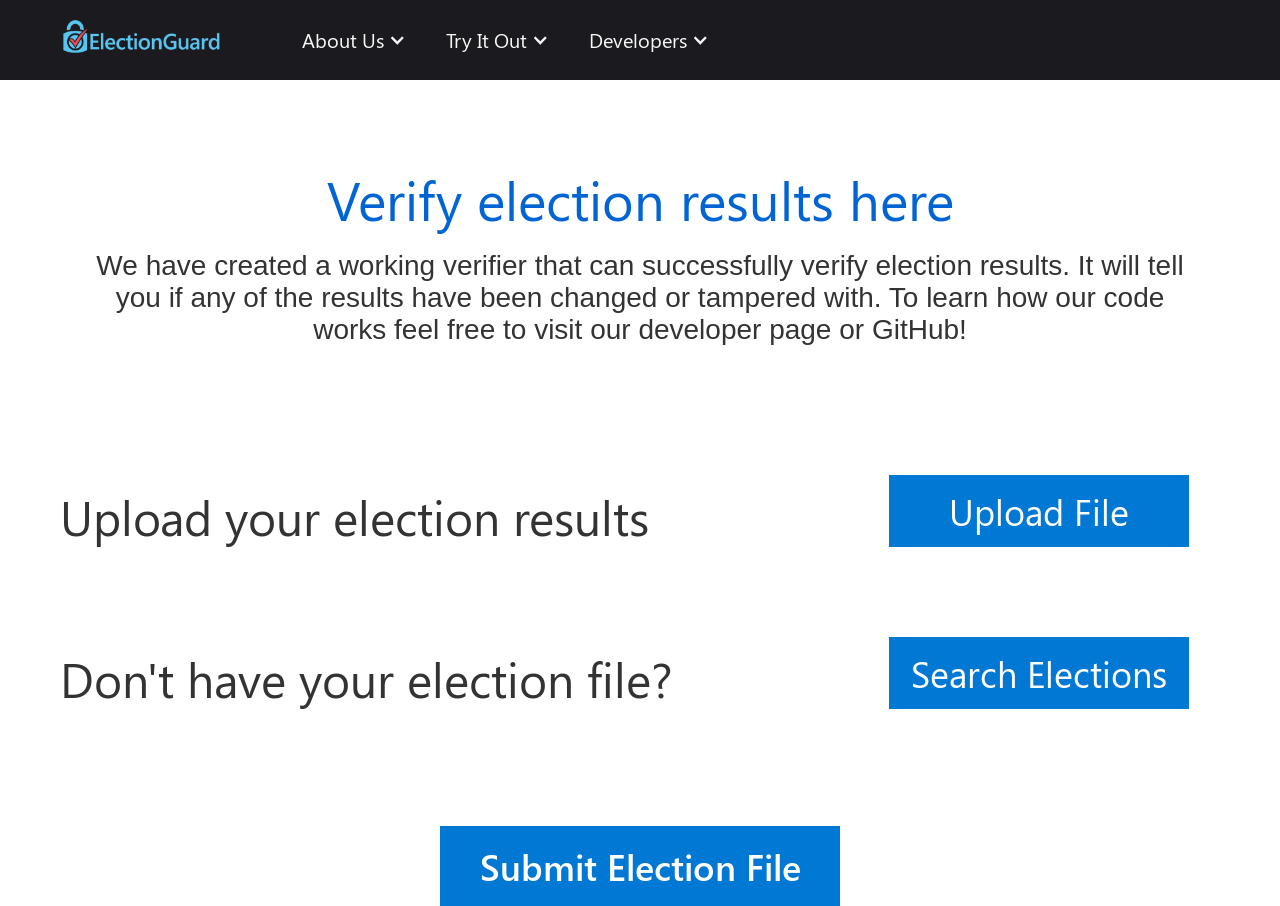
<file: docs/verify-your-election.html>
<!DOCTYPE html>
<!--  This site was created in Webflow. http://www.webflow.com  -->
<!--  Last Published: Fri May 22 2020 03:47:24 GMT+0000 (Coordinated Universal Time)  -->
<html data-wf-page="5ea172290f854bdab480a2a4" data-wf-site="5e35ee17c62330cecf149903">
<head>
  <meta charset="utf-8">
  <title>Verify Your Election</title>
  <meta content="Verify Your Election" property="og:title">
  <meta content="Verify Your Election" property="twitter:title">
  <meta content="width=device-width, initial-scale=1" name="viewport">
  <meta content="Webflow" name="generator">
  <link href="css/normalize.css" rel="stylesheet" type="text/css">
  <link href="css/webflow.css" rel="stylesheet" type="text/css">
  <link href="css/electionguard.webflow.css" rel="stylesheet" type="text/css">
  <!-- [if lt IE 9]><script src="https://cdnjs.cloudflare.com/ajax/libs/html5shiv/3.7.3/html5shiv.min.js" type="text/javascript"></script><![endif] -->
  <script type="text/javascript">!function(o,c){var n=c.documentElement,t=" w-mod-";n.className+=t+"js",("ontouchstart"in o||o.DocumentTouch&&c instanceof DocumentTouch)&&(n.className+=t+"touch")}(window,document);</script>
  <link href="images/favicon.ico" rel="shortcut icon" type="image/x-icon">
  <link href="images/webclip.png" rel="apple-touch-icon">
</head>
<body>
  <div data-collapse="medium" data-animation="default" data-duration="400" role="banner" class="navbar w-nav">
    <div class="navcont w-container"><a href="index.html" class="brand w-nav-brand"><img src="images/electionguard-logo-cutout-100-bright.png" srcset="images/electionguard-logo-cutout-100-bright-p-500.png 500w, images/electionguard-logo-cutout-100-bright-p-800.png 800w, images/electionguard-logo-cutout-100-bright.png 2783w" sizes="(max-width: 479px) 58vw, 162px" alt="" class="image-2"></a>
      <nav role="navigation" class="nav-menu w-nav-menu">
        <div data-hover="" data-delay="0" class="navitem hover w-dropdown">
          <div class="dropdown-toggle w-dropdown-toggle">
            <div class="icon w-icon-dropdown-toggle"></div>
            <div class="text-block">About Us</div>
          </div>
          <nav class="dropdown-list w-dropdown-list"><a href="how-it-works.html" class="dropdown-link w-dropdown-link">How It Works</a><a href="about-us.html" class="dropdown-link w-dropdown-link">Our Team</a></nav>
        </div>
        <div data-hover="" data-delay="0" class="navitem hover w-dropdown">
          <div class="dropdown-toggle w-dropdown-toggle">
            <div class="icon w-icon-dropdown-toggle"></div>
            <div class="text-block">Try It Out</div>
          </div>
          <nav class="dropdown-list w-dropdown-list"><a href="verify-your-election.html" aria-current="page" class="dropdown-link w-dropdown-link w--current">Verify Your Election</a><a href="search-verifiers.html" class="dropdown-link w-dropdown-link">Search Verifiers</a><a href="search-elections.html" class="dropdown-link w-dropdown-link">Search Elections</a></nav>
        </div>
        <div data-hover="" data-delay="0" class="navitem hover w-dropdown">
          <div class="dropdown-toggle w-dropdown-toggle">
            <div class="icon w-icon-dropdown-toggle"></div>
            <div class="text-block">Developers</div>
          </div>
          <nav class="dropdown-list w-dropdown-list"><a href="developer-homepage.html" class="dropdown-link w-dropdown-link">About Verifiers</a><a href="the-spec.html" class="dropdown-link w-dropdown-link">The Spec</a><a href="test-your-code.html" class="dropdown-link w-dropdown-link">Test Your Code</a></nav>
        </div>
      </nav>
      <div class="w-nav-button">
        <div class="w-icon-nav-menu"></div>
      </div>
    </div>
  </div>
  <div class="main-section-head">
    <div class="container-2 w-container">
      <h1 class="pageheader">Verify election results here</h1>
      <p class="mainsubheader">We have created a working verifier that can successfully verify election results. It will tell you if any of the results have been changed or tampered with. To learn how our code works feel free to visit our developer page or GitHub!</p>
    </div>
  </div>
  <div>
    <div class="container-4 w-container">
      <h1 class="heading-5">Upload your election results</h1><a href="#" class="button-2 w-button">Upload File</a></div>
    <div class="container-4 w-container">
      <h1 class="heading-5 noelection">Don&#x27;t have your election file?</h1><a href="search-elections.html" class="button-2 w-button">Search Elections</a></div>
  </div><a href="#" class="button w-button">Submit Election File</a>
  <script src="https://d3e54v103j8qbb.cloudfront.net/js/jquery-3.4.1.min.220afd743d.js?site=5e35ee17c62330cecf149903" type="text/javascript" integrity="sha256-CSXorXvZcTkaix6Yvo6HppcZGetbYMGWSFlBw8HfCJo=" crossorigin="anonymous"></script>
  <script src="js/webflow.js" type="text/javascript"></script>
  <!-- [if lte IE 9]><script src="https://cdnjs.cloudflare.com/ajax/libs/placeholders/3.0.2/placeholders.min.js"></script><![endif] -->
</body>
</html>
</file>
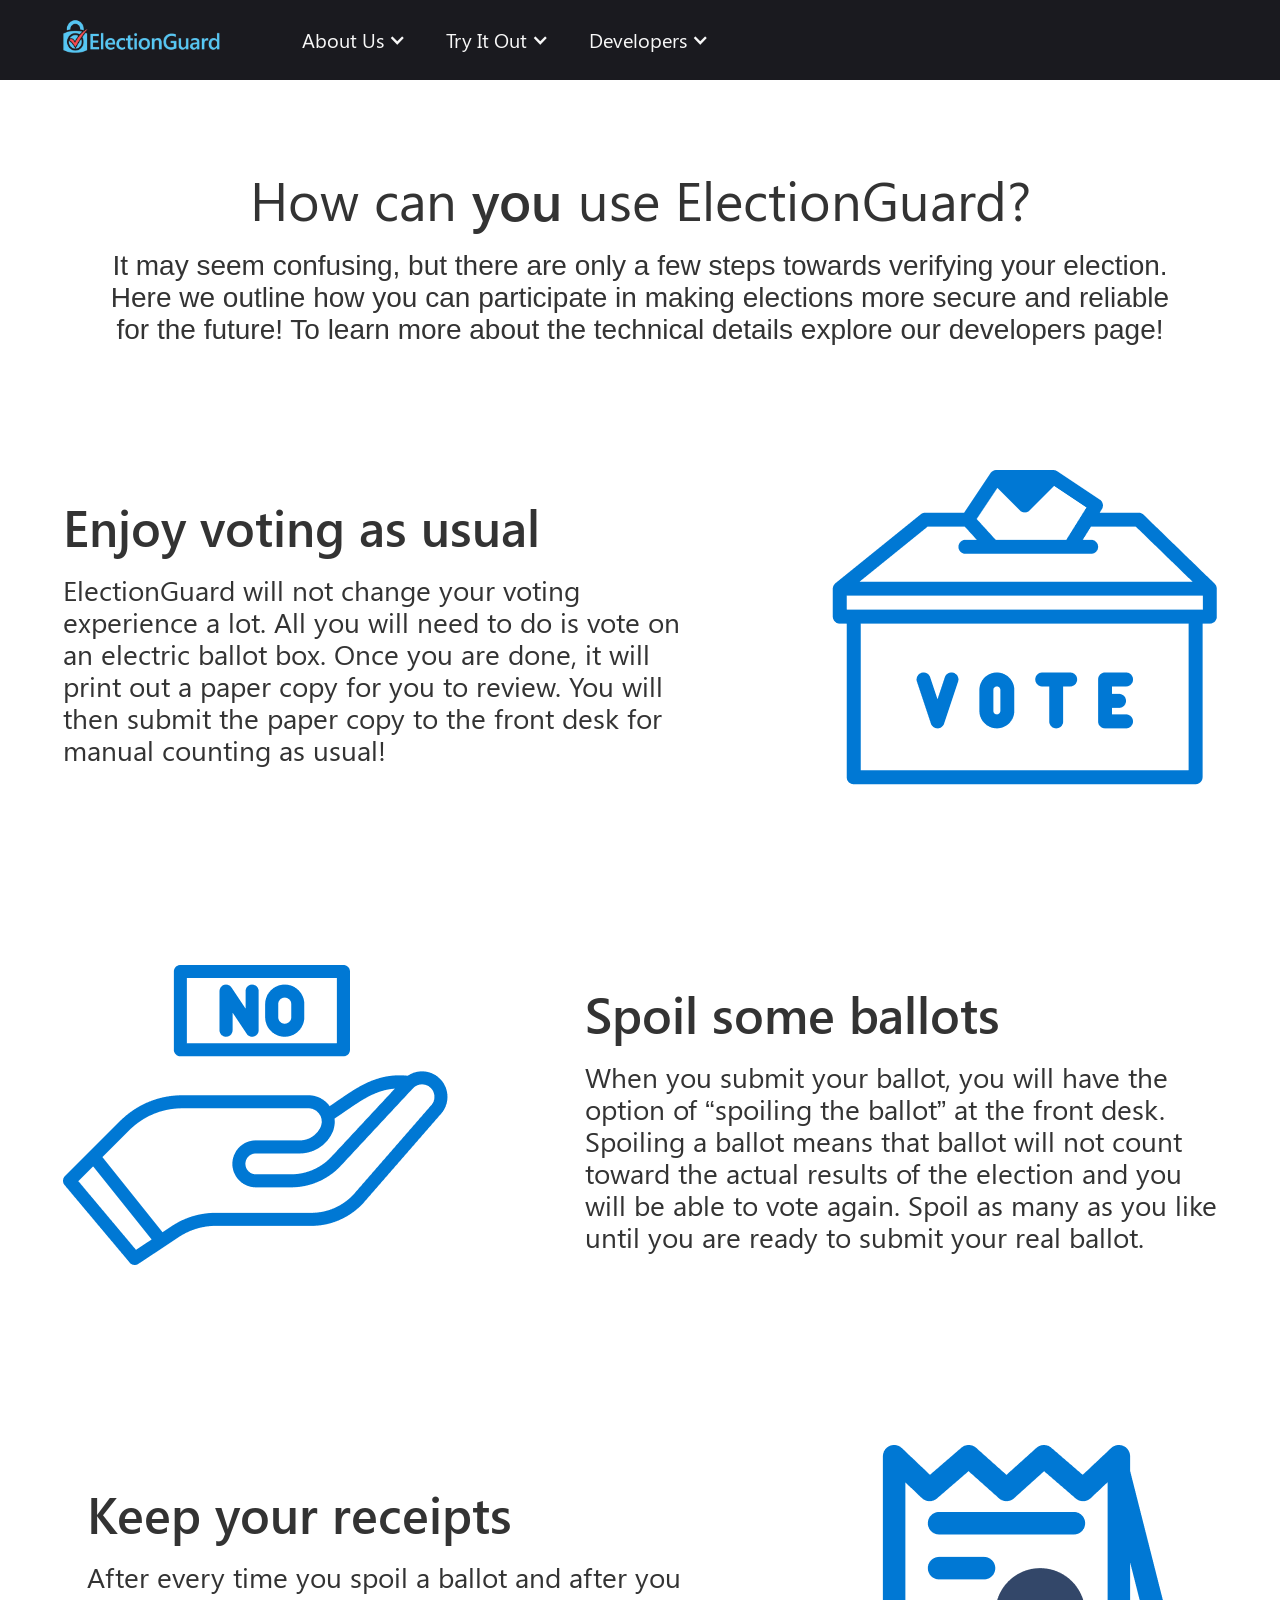
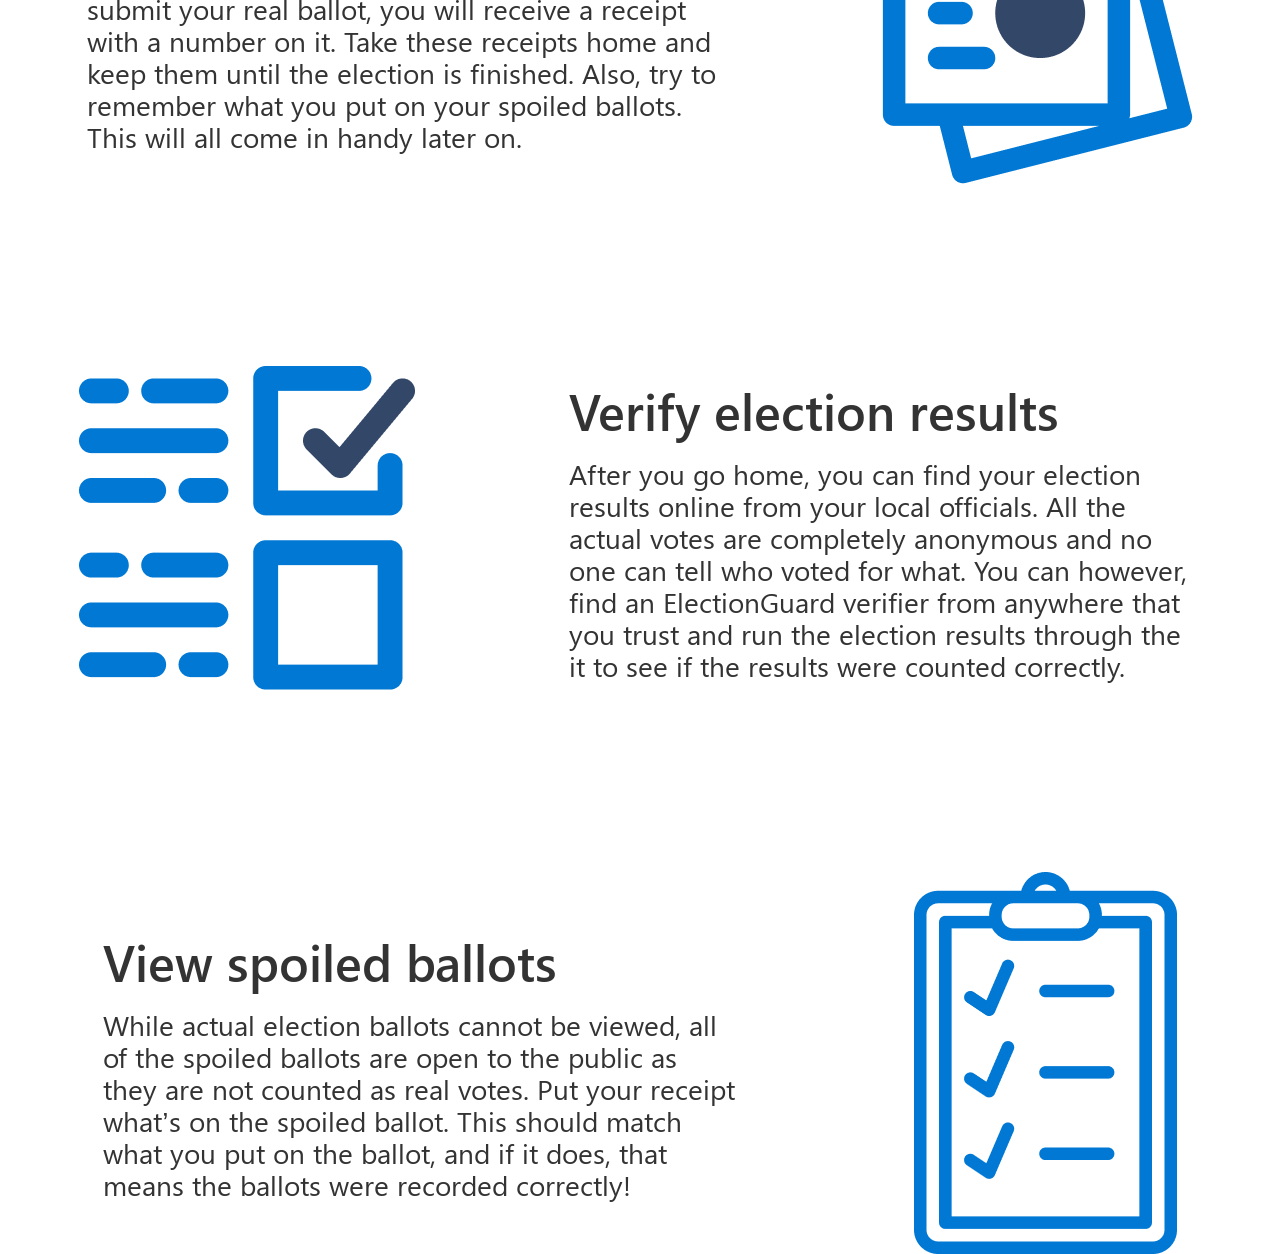
<file: docs/electionguard.webflow/how-it-works.html>
<!DOCTYPE html>
<!--  This site was created in Webflow. http://www.webflow.com  -->
<!--  Last Published: Fri May 15 2020 19:47:02 GMT+0000 (Coordinated Universal Time)  -->
<html data-wf-page="5e97ade483176816511a7b59" data-wf-site="5e35ee17c62330cecf149903">
<head>
  <meta charset="utf-8">
  <title>How It Works</title>
  <meta content="How It Works" property="og:title">
  <meta content="How It Works" property="twitter:title">
  <meta content="width=device-width, initial-scale=1" name="viewport">
  <meta content="Webflow" name="generator">
  <link href="css/normalize.css" rel="stylesheet" type="text/css">
  <link href="css/webflow.css" rel="stylesheet" type="text/css">
  <link href="css/electionguard.webflow.css" rel="stylesheet" type="text/css">
  <!-- [if lt IE 9]><script src="https://cdnjs.cloudflare.com/ajax/libs/html5shiv/3.7.3/html5shiv.min.js" type="text/javascript"></script><![endif] -->
  <script type="text/javascript">!function(o,c){var n=c.documentElement,t=" w-mod-";n.className+=t+"js",("ontouchstart"in o||o.DocumentTouch&&c instanceof DocumentTouch)&&(n.className+=t+"touch")}(window,document);</script>
  <link href="images/favicon.ico" rel="shortcut icon" type="image/x-icon">
  <link href="images/webclip.png" rel="apple-touch-icon">
</head>
<body>
  <div class="main-section-head">
    <div class="container-2 w-container">
      <h1 class="pageheader">How can <span class="text-span-3">you</span> use ElectionGuard?</h1>
      <p class="mainsubheader">It may seem confusing, but there are only a few steps towards verifying your election. Here we outline how you can participate in making elections more secure and reliable for the future! To learn more about the technical details explore our developers page!</p>
    </div>
    <div data-collapse="medium" data-animation="default" data-duration="400" role="banner" class="navbar w-nav">
      <div class="navcont w-container"><a href="index.html" class="brand w-nav-brand"><img src="images/electionguard-logo-cutout-100-bright.png" srcset="images/electionguard-logo-cutout-100-bright-p-500.png 500w, images/electionguard-logo-cutout-100-bright-p-800.png 800w, images/electionguard-logo-cutout-100-bright.png 2783w" sizes="(max-width: 479px) 62vw, 162px" alt="" class="image-2"></a>
        <nav role="navigation" class="nav-menu w-nav-menu">
          <div data-hover="" data-delay="0" class="navitem hover w-dropdown">
            <div class="dropdown-toggle w-dropdown-toggle">
              <div class="icon w-icon-dropdown-toggle"></div>
              <div class="text-block">About Us</div>
            </div>
            <nav class="dropdown-list w-dropdown-list"><a href="how-it-works.html" aria-current="page" class="dropdown-link w-dropdown-link w--current">How It Works</a><a href="about-us.html" class="dropdown-link w-dropdown-link">Our Team</a></nav>
          </div>
          <div data-hover="" data-delay="0" class="navitem hover w-dropdown">
            <div class="dropdown-toggle w-dropdown-toggle">
              <div class="icon w-icon-dropdown-toggle"></div>
              <div class="text-block">Try It Out</div>
            </div>
            <nav class="dropdown-list w-dropdown-list"><a href="verify-your-election.html" class="dropdown-link w-dropdown-link">Verify Your Election</a><a href="search-verifiers.html" class="dropdown-link w-dropdown-link">Search Verifiers</a><a href="search-elections.html" class="dropdown-link w-dropdown-link">Search Elections</a></nav>
          </div>
          <div data-hover="" data-delay="0" class="navitem hover w-dropdown">
            <div class="dropdown-toggle w-dropdown-toggle">
              <div class="icon w-icon-dropdown-toggle"></div>
              <div class="text-block">Developers</div>
            </div>
            <nav class="dropdown-list w-dropdown-list"><a href="developer-homepage.html" class="dropdown-link w-dropdown-link">About Verifiers</a><a href="the-spec.html" class="dropdown-link w-dropdown-link">The Spec</a><a href="test-your-code.html" class="dropdown-link w-dropdown-link">Test Your Code</a></nav>
          </div>
        </nav>
        <div class="w-nav-button">
          <div class="w-icon-nav-menu"></div>
        </div>
      </div>
    </div>
  </div>
  <div class="iconrightsection">
    <div class="container-3 w-container">
      <div>
        <h1 class="heading-4">Enjoy voting as usual</h1>
        <p class="paragraph-3">ElectionGuard will not change your voting experience a lot. All you will need to do is vote on an electric ballot box. Once you are done, it will print out a paper copy for you to review. You will then submit the paper copy to the front desk for manual counting as usual!</p>
      </div>
      <div><img src="images/Ballot-Box-Vote-Icon.png" alt="" class="imageright"></div>
    </div>
  </div>
  <div class="iconrightsection iconleftsection">
    <div class="container-3 w-container">
      <div><img src="images/Spoil-Ballot-Icon.png" alt="" class="imageleft"></div>
      <div>
        <h1 class="heading-4">Spoil some ballots</h1>
        <p class="paragraph-3">When you submit your ballot, you will have the option of “spoiling the ballot” at the front desk. Spoiling a ballot means that ballot will not count toward the actual results of the election and you will be able to vote again. Spoil as many as you like until you are ready to submit your real ballot.</p>
      </div>
    </div>
  </div>
  <div class="iconrightsection">
    <div class="container-3 w-container">
      <div>
        <h1 class="heading-4">Keep your receipts</h1>
        <p class="paragraph-3">After every time you spoil a ballot and after you submit your real ballot, you will receive a receipt with a number on it. Take these receipts home and keep them until the election is finished. Also, try to remember what you put on your spoiled ballots. This will all come in handy later on.</p>
      </div>
      <div><img src="images/Receipt-Icon.png" alt="" class="imageright"></div>
    </div>
  </div>
  <div class="iconrightsection iconleftsection">
    <div class="container-3 w-container">
      <div><img src="images/Verify-Icon-Large.png" alt="" class="imageleft"></div>
      <div>
        <h1 class="heading-4">Verify election results</h1>
        <p class="paragraph-3">After you go home, you can find your election results online from your local officials. All the actual votes are completely anonymous and no one can tell who voted for what. You can however, find an ElectionGuard verifier from anywhere that you trust and run the election results through the it to see if the results were counted correctly.</p>
      </div>
    </div>
  </div>
  <div class="iconrightsection">
    <div class="container-3 w-container">
      <div>
        <h1 class="heading-4">View spoiled ballots</h1>
        <p class="paragraph-3">While actual election ballots cannot be viewed, all of the spoiled ballots are open to the public as they are not counted as real votes. Put your receipt what’s on the spoiled ballot. This should match what you put on the ballot, and if it does, that means the ballots were recorded correctly!</p>
      </div>
      <div><img src="images/Check-Ballot-Icon.png" alt="" class="imageright"></div>
    </div>
  </div>
  <script src="https://d3e54v103j8qbb.cloudfront.net/js/jquery-3.4.1.min.220afd743d.js?site=5e35ee17c62330cecf149903" type="text/javascript" integrity="sha256-CSXorXvZcTkaix6Yvo6HppcZGetbYMGWSFlBw8HfCJo=" crossorigin="anonymous"></script>
  <script src="js/webflow.js" type="text/javascript"></script>
  <!-- [if lte IE 9]><script src="https://cdnjs.cloudflare.com/ajax/libs/placeholders/3.0.2/placeholders.min.js"></script><![endif] -->
</body>
</html>
</file>
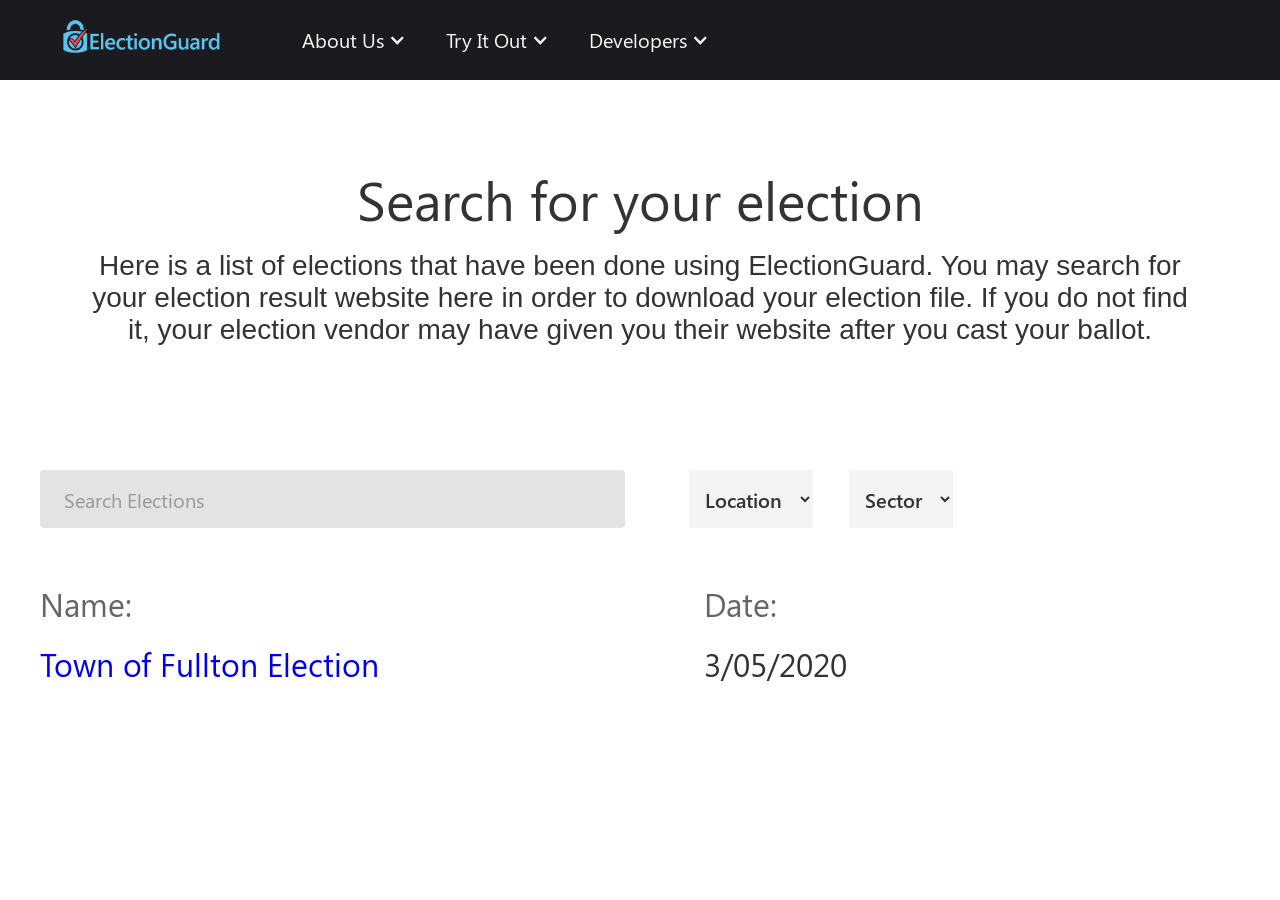
<file: docs/electionguard.webflow/search-elections.html>
<!DOCTYPE html>
<!--  This site was created in Webflow. http://www.webflow.com  -->
<!--  Last Published: Fri May 15 2020 19:47:02 GMT+0000 (Coordinated Universal Time)  -->
<html data-wf-page="5ea1723b2cb513acd648910a" data-wf-site="5e35ee17c62330cecf149903">
<head>
  <meta charset="utf-8">
  <title>Search Elections</title>
  <meta content="Search Elections" property="og:title">
  <meta content="Search Elections" property="twitter:title">
  <meta content="width=device-width, initial-scale=1" name="viewport">
  <meta content="Webflow" name="generator">
  <link href="css/normalize.css" rel="stylesheet" type="text/css">
  <link href="css/webflow.css" rel="stylesheet" type="text/css">
  <link href="css/electionguard.webflow.css" rel="stylesheet" type="text/css">
  <!-- [if lt IE 9]><script src="https://cdnjs.cloudflare.com/ajax/libs/html5shiv/3.7.3/html5shiv.min.js" type="text/javascript"></script><![endif] -->
  <script type="text/javascript">!function(o,c){var n=c.documentElement,t=" w-mod-";n.className+=t+"js",("ontouchstart"in o||o.DocumentTouch&&c instanceof DocumentTouch)&&(n.className+=t+"touch")}(window,document);</script>
  <link href="images/favicon.ico" rel="shortcut icon" type="image/x-icon">
  <link href="images/webclip.png" rel="apple-touch-icon">
</head>
<body class="body-2">
  <div data-collapse="medium" data-animation="default" data-duration="400" role="banner" class="navbar w-nav">
    <div class="navcont w-container"><a href="index.html" class="brand w-nav-brand"><img src="images/electionguard-logo-cutout-100-bright.png" srcset="images/electionguard-logo-cutout-100-bright-p-500.png 500w, images/electionguard-logo-cutout-100-bright-p-800.png 800w, images/electionguard-logo-cutout-100-bright.png 2783w" sizes="(max-width: 479px) 58vw, 162px" alt="" class="image-2"></a>
      <nav role="navigation" class="nav-menu w-nav-menu">
        <div data-hover="" data-delay="0" class="navitem hover w-dropdown">
          <div class="dropdown-toggle w-dropdown-toggle">
            <div class="icon w-icon-dropdown-toggle"></div>
            <div class="text-block">About Us</div>
          </div>
          <nav class="dropdown-list w-dropdown-list"><a href="how-it-works.html" class="dropdown-link w-dropdown-link">How It Works</a><a href="about-us.html" class="dropdown-link w-dropdown-link">Our Team</a></nav>
        </div>
        <div data-hover="" data-delay="0" class="navitem hover w-dropdown">
          <div class="dropdown-toggle w-dropdown-toggle">
            <div class="icon w-icon-dropdown-toggle"></div>
            <div class="text-block">Try It Out</div>
          </div>
          <nav class="dropdown-list w-dropdown-list"><a href="verify-your-election.html" class="dropdown-link w-dropdown-link">Verify Your Election</a><a href="search-verifiers.html" class="dropdown-link w-dropdown-link">Search Verifiers</a><a href="search-elections.html" aria-current="page" class="dropdown-link w-dropdown-link w--current">Search Elections</a></nav>
        </div>
        <div data-hover="" data-delay="0" class="navitem hover w-dropdown">
          <div class="dropdown-toggle w-dropdown-toggle">
            <div class="icon w-icon-dropdown-toggle"></div>
            <div class="text-block">Developers</div>
          </div>
          <nav class="dropdown-list w-dropdown-list"><a href="developer-homepage.html" class="dropdown-link w-dropdown-link">About Verifiers</a><a href="the-spec.html" class="dropdown-link w-dropdown-link">The Spec</a><a href="test-your-code.html" class="dropdown-link w-dropdown-link">Test Your Code</a></nav>
        </div>
      </nav>
      <div class="w-nav-button">
        <div class="w-icon-nav-menu"></div>
      </div>
    </div>
  </div>
  <div class="container-2 w-container">
    <h1 class="pageheader">Search for your election</h1>
    <p class="mainsubheader">Here is a list of elections that have been done using ElectionGuard. You may search for your election result website here in order to download your election file. If you do not find it, your election vendor may have given you their website after you cast your ballot.</p>
  </div>
  <div>
    <div class="container-5 w-container">
      <div class="w-form">
        <form id="email-form" name="email-form" data-name="Email Form" class="form"><input type="text" class="text-field w-input" maxlength="256" name="name" data-name="Name" placeholder="Search Elections" id="name"><select id="Location" name="Location" data-name="Location" class="select-field w-select"><option value="">Location</option><option value="First">First Choice</option><option value="Second">Second Choice</option><option value="Third">Third Choice</option></select><select id="Sector" name="Sector" data-name="Sector" class="select-field sectorselect w-select"><option value="">Sector</option><option value="First">First Choice</option><option value="Second">Second Choice</option><option value="Third">Third Choice</option></select></form>
        <div class="w-form-done">
          <div>Thank you! Your submission has been received!</div>
        </div>
        <div class="w-form-fail">
          <div>Oops! Something went wrong while submitting the form.</div>
        </div>
      </div>
    </div>
  </div>
  <div class="table">
    <div class="container-6 w-container">
      <ul role="list" class="w-list-unstyled">
        <li class="listhead">
          <div class="name firstitem">Name:</div>
          <div class="name rating">Date:</div>
        </li>
        <li class="listhead electionitem">
          <div class="name electionname firstitem"><a href="https://www.electionguard.vote/election-results" target="_blank" class="link">Town of Fullton Election</a></div>
          <div class="name rating electionname">3/05/2020</div>
        </li>
      </ul>
    </div>
  </div>
  <script src="https://d3e54v103j8qbb.cloudfront.net/js/jquery-3.4.1.min.220afd743d.js?site=5e35ee17c62330cecf149903" type="text/javascript" integrity="sha256-CSXorXvZcTkaix6Yvo6HppcZGetbYMGWSFlBw8HfCJo=" crossorigin="anonymous"></script>
  <script src="js/webflow.js" type="text/javascript"></script>
  <!-- [if lte IE 9]><script src="https://cdnjs.cloudflare.com/ajax/libs/placeholders/3.0.2/placeholders.min.js"></script><![endif] -->
</body>
</html>
</file>
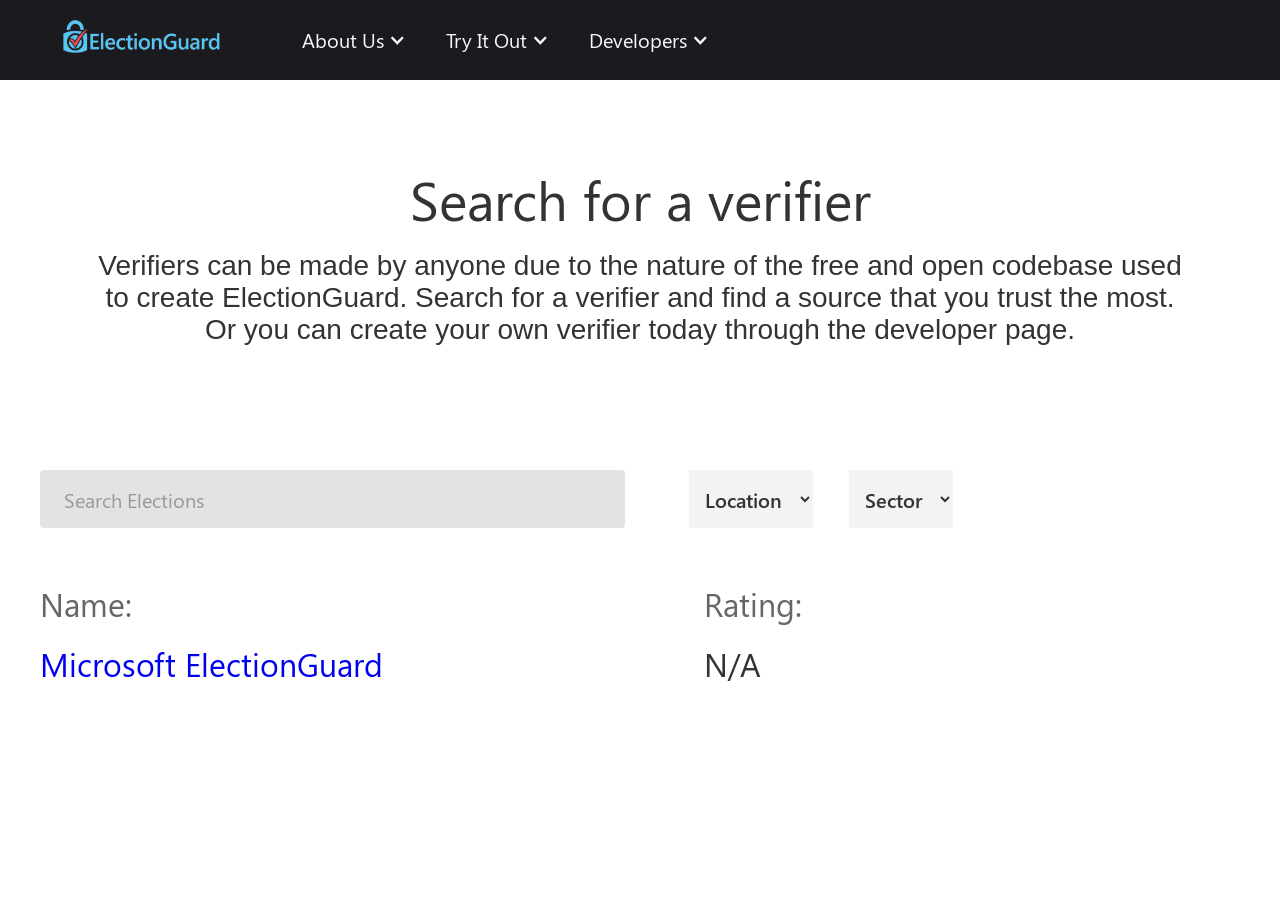
<file: docs/electionguard.webflow/search-verifiers.html>
<!DOCTYPE html>
<!--  This site was created in Webflow. http://www.webflow.com  -->
<!--  Last Published: Fri May 15 2020 19:47:02 GMT+0000 (Coordinated Universal Time)  -->
<html data-wf-page="5ea172450f854b447580a32c" data-wf-site="5e35ee17c62330cecf149903">
<head>
  <meta charset="utf-8">
  <title>Search Verifiers</title>
  <meta content="Search Verifiers" property="og:title">
  <meta content="Search Verifiers" property="twitter:title">
  <meta content="width=device-width, initial-scale=1" name="viewport">
  <meta content="Webflow" name="generator">
  <link href="css/normalize.css" rel="stylesheet" type="text/css">
  <link href="css/webflow.css" rel="stylesheet" type="text/css">
  <link href="css/electionguard.webflow.css" rel="stylesheet" type="text/css">
  <!-- [if lt IE 9]><script src="https://cdnjs.cloudflare.com/ajax/libs/html5shiv/3.7.3/html5shiv.min.js" type="text/javascript"></script><![endif] -->
  <script type="text/javascript">!function(o,c){var n=c.documentElement,t=" w-mod-";n.className+=t+"js",("ontouchstart"in o||o.DocumentTouch&&c instanceof DocumentTouch)&&(n.className+=t+"touch")}(window,document);</script>
  <link href="images/favicon.ico" rel="shortcut icon" type="image/x-icon">
  <link href="images/webclip.png" rel="apple-touch-icon">
</head>
<body>
  <div data-collapse="medium" data-animation="default" data-duration="400" role="banner" class="navbar w-nav">
    <div class="navcont w-container"><a href="index.html" class="brand w-nav-brand"><img src="images/electionguard-logo-cutout-100-bright.png" srcset="images/electionguard-logo-cutout-100-bright-p-500.png 500w, images/electionguard-logo-cutout-100-bright-p-800.png 800w, images/electionguard-logo-cutout-100-bright.png 2783w" sizes="(max-width: 479px) 58vw, 162px" alt="" class="image-2"></a>
      <nav role="navigation" class="nav-menu w-nav-menu">
        <div data-hover="" data-delay="0" class="navitem hover w-dropdown">
          <div class="dropdown-toggle w-dropdown-toggle">
            <div class="icon w-icon-dropdown-toggle"></div>
            <div class="text-block">About Us</div>
          </div>
          <nav class="dropdown-list w-dropdown-list"><a href="how-it-works.html" class="dropdown-link w-dropdown-link">How It Works</a><a href="about-us.html" class="dropdown-link w-dropdown-link">Our Team</a></nav>
        </div>
        <div data-hover="" data-delay="0" class="navitem hover w-dropdown">
          <div class="dropdown-toggle w-dropdown-toggle">
            <div class="icon w-icon-dropdown-toggle"></div>
            <div class="text-block">Try It Out</div>
          </div>
          <nav class="dropdown-list w-dropdown-list"><a href="verify-your-election.html" class="dropdown-link w-dropdown-link">Verify Your Election</a><a href="search-verifiers.html" aria-current="page" class="dropdown-link w-dropdown-link w--current">Search Verifiers</a><a href="search-elections.html" class="dropdown-link w-dropdown-link">Search Elections</a></nav>
        </div>
        <div data-hover="" data-delay="0" class="navitem hover w-dropdown">
          <div class="dropdown-toggle w-dropdown-toggle">
            <div class="icon w-icon-dropdown-toggle"></div>
            <div class="text-block">Developers</div>
          </div>
          <nav class="dropdown-list w-dropdown-list"><a href="developer-homepage.html" class="dropdown-link w-dropdown-link">About Verifiers</a><a href="the-spec.html" class="dropdown-link w-dropdown-link">The Spec</a><a href="test-your-code.html" class="dropdown-link w-dropdown-link">Test Your Code</a></nav>
        </div>
      </nav>
      <div class="w-nav-button">
        <div class="w-icon-nav-menu"></div>
      </div>
    </div>
  </div>
  <div class="container-2 w-container">
    <h1 class="pageheader">Search for a verifier</h1>
    <p class="mainsubheader">Verifiers can be made by anyone due to the nature of the free and open codebase used to create ElectionGuard. Search for a verifier and find a source that you trust the most. Or you can create your own verifier today through the developer page.</p>
  </div>
  <div>
    <div class="container-5 w-container">
      <div class="w-form">
        <form id="email-form" name="email-form" data-name="Email Form" class="form"><input type="text" class="text-field w-input" maxlength="256" name="name" data-name="Name" placeholder="Search Elections" id="name"><select id="Location" name="Location" data-name="Location" class="select-field w-select"><option value="">Location</option><option value="First">First Choice</option><option value="Second">Second Choice</option><option value="Third">Third Choice</option></select><select id="Sector" name="Sector" data-name="Sector" class="select-field sectorselect w-select"><option value="">Sector</option><option value="First">First Choice</option><option value="Second">Second Choice</option><option value="Third">Third Choice</option></select></form>
        <div class="w-form-done">
          <div>Thank you! Your submission has been received!</div>
        </div>
        <div class="w-form-fail">
          <div>Oops! Something went wrong while submitting the form.</div>
        </div>
      </div>
    </div>
  </div>
  <div class="table verifiertable">
    <div class="container-6 w-container">
      <ul role="list" class="w-list-unstyled">
        <li class="listhead">
          <div class="name firstitem">Name:</div>
          <div class="name rating">Rating:</div>
        </li>
        <li class="listhead electionitem">
          <div class="name electionname firstitem"><a href="https://github.com/microsoft/electionguard-verifier" target="_blank" class="link">Microsoft ElectionGuard</a></div>
          <div class="name rating electionname">N/A</div>
        </li>
      </ul>
    </div>
  </div>
  <script src="https://d3e54v103j8qbb.cloudfront.net/js/jquery-3.4.1.min.220afd743d.js?site=5e35ee17c62330cecf149903" type="text/javascript" integrity="sha256-CSXorXvZcTkaix6Yvo6HppcZGetbYMGWSFlBw8HfCJo=" crossorigin="anonymous"></script>
  <script src="js/webflow.js" type="text/javascript"></script>
  <!-- [if lte IE 9]><script src="https://cdnjs.cloudflare.com/ajax/libs/placeholders/3.0.2/placeholders.min.js"></script><![endif] -->
</body>
</html>
</file>
<file: docs/css/webflow.css>
@font-face {
  font-family: 'webflow-icons';
  src: url("[data-uri]") format('truetype');
  font-weight: normal;
  font-style: normal;
}
[class^="w-icon-"],
[class*=" w-icon-"] {
  /* use !important to prevent issues with browser extensions that change fonts */
  font-family: 'webflow-icons' !important;
  speak: none;
  font-style: normal;
  font-weight: normal;
  font-variant: normal;
  text-transform: none;
  line-height: 1;
  /* Better Font Rendering =========== */
  -webkit-font-smoothing: antialiased;
  -moz-osx-font-smoothing: grayscale;
}
.w-icon-slider-right:before {
  content: "\e600";
}
.w-icon-slider-left:before {
  content: "\e601";
}
.w-icon-nav-menu:before {
  content: "\e602";
}
.w-icon-arrow-down:before,
.w-icon-dropdown-toggle:before {
  content: "\e603";
}
.w-icon-file-upload-remove:before {
  content: "\e900";
}
.w-icon-file-upload-icon:before {
  content: "\e903";
}
* {
  -webkit-box-sizing: border-box;
  -moz-box-sizing: border-box;
  box-sizing: border-box;
}
html {
  height: 100%;
}
body {
  margin: 0;
  min-height: 100%;
  background-color: #fff;
  font-family: Arial, sans-serif;
  font-size: 14px;
  line-height: 20px;
  color: #333;
}
img {
  max-width: 100%;
  vertical-align: middle;
  display: inline-block;
}
html.w-mod-touch * {
  background-attachment: scroll !important;
}
.w-block {
  display: block;
}
.w-inline-block {
  max-width: 100%;
  display: inline-block;
}
.w-clearfix:before,
.w-clearfix:after {
  content: " ";
  display: table;
  grid-column-start: 1;
  grid-row-start: 1;
  grid-column-end: 2;
  grid-row-end: 2;
}
.w-clearfix:after {
  clear: both;
}
.w-hidden {
  display: none;
}
.w-button {
  display: inline-block;
  padding: 9px 15px;
  background-color: #3898EC;
  color: white;
  border: 0;
  line-height: inherit;
  text-decoration: none;
  cursor: pointer;
  border-radius: 0;
}
input.w-button {
  -webkit-appearance: button;
}
html[data-w-dynpage] [data-w-cloak] {
  color: transparent !important;
}
.w-webflow-badge,
.w-webflow-badge * {
  position: static;
  left: auto;
  top: auto;
  right: auto;
  bottom: auto;
  z-index: auto;
  display: block;
  visibility: visible;
  overflow: visible;
  overflow-x: visible;
  overflow-y: visible;
  box-sizing: border-box;
  width: auto;
  height: auto;
  max-height: none;
  max-width: none;
  min-height: 0;
  min-width: 0;
  margin: 0;
  padding: 0;
  float: none;
  clear: none;
  border: 0 none transparent;
  border-radius: 0;
  background: none;
  background-image: none;
  background-position: 0% 0%;
  background-size: auto auto;
  background-repeat: repeat;
  background-origin: padding-box;
  background-clip: border-box;
  background-attachment: scroll;
  background-color: transparent;
  box-shadow: none;
  opacity: 1.0;
  transform: none;
  transition: none;
  direction: ltr;
  font-family: inherit;
  font-weight: inherit;
  color: inherit;
  font-size: inherit;
  line-height: inherit;
  font-style: inherit;
  font-variant: inherit;
  text-align: inherit;
  letter-spacing: inherit;
  text-decoration: inherit;
  text-indent: 0;
  text-transform: inherit;
  list-style-type: disc;
  text-shadow: none;
  font-smoothing: auto;
  vertical-align: baseline;
  cursor: inherit;
  white-space: inherit;
  word-break: normal;
  word-spacing: normal;
  word-wrap: normal;
}
.w-webflow-badge {
  position: fixed !important;
  display: inline-block !important;
  visibility: visible !important;
  opacity: 1 !important;
  z-index: 2147483647 !important;
  top: auto !important;
  right: 12px !important;
  bottom: 12px !important;
  left: auto !important;
  color: #AAADB0 !important;
  background-color: #fff !important;
  border-radius: 3px !important;
  padding: 6px 8px 6px 6px !important;
  font-size: 12px !important;
  opacity: 1.0 !important;
  line-height: 14px !important;
  text-decoration: none !important;
  transform: none !important;
  margin: 0 !important;
  width: auto !important;
  height: auto !important;
  overflow: visible !important;
  white-space: nowrap;
  box-shadow: 0 0 0 1px rgba(0, 0, 0, 0.1), 0px 1px 3px rgba(0, 0, 0, 0.1);
  cursor: pointer;
}
.w-webflow-badge > img {
  display: inline-block !important;
  visibility: visible !important;
  opacity: 1 !important;
  vertical-align: middle !important;
}
h1,
h2,
h3,
h4,
h5,
h6 {
  font-weight: bold;
  margin-bottom: 10px;
}
h1 {
  font-size: 38px;
  line-height: 44px;
  margin-top: 20px;
}
h2 {
  font-size: 32px;
  line-height: 36px;
  margin-top: 20px;
}
h3 {
  font-size: 24px;
  line-height: 30px;
  margin-top: 20px;
}
h4 {
  font-size: 18px;
  line-height: 24px;
  margin-top: 10px;
}
h5 {
  font-size: 14px;
  line-height: 20px;
  margin-top: 10px;
}
h6 {
  font-size: 12px;
  line-height: 18px;
  margin-top: 10px;
}
p {
  margin-top: 0;
  margin-bottom: 10px;
}
blockquote {
  margin: 0 0 10px 0;
  padding: 10px 20px;
  border-left: 5px solid #E2E2E2;
  font-size: 18px;
  line-height: 22px;
}
figure {
  margin: 0;
  margin-bottom: 10px;
}
figcaption {
  margin-top: 5px;
  text-align: center;
}
ul,
ol {
  margin-top: 0px;
  margin-bottom: 10px;
  padding-left: 40px;
}
.w-list-unstyled {
  padding-left: 0;
  list-style: none;
}
.w-embed:before,
.w-embed:after {
  content: " ";
  display: table;
  grid-column-start: 1;
  grid-row-start: 1;
  grid-column-end: 2;
  grid-row-end: 2;
}
.w-embed:after {
  clear: both;
}
.w-video {
  width: 100%;
  position: relative;
  padding: 0;
}
.w-video iframe,
.w-video object,
.w-video embed {
  position: absolute;
  top: 0;
  left: 0;
  width: 100%;
  height: 100%;
}
fieldset {
  padding: 0;
  margin: 0;
  border: 0;
}
button,
html input[type="button"],
input[type="reset"] {
  border: 0;
  cursor: pointer;
  -webkit-appearance: button;
}
.w-form {
  margin: 0 0 15px;
}
.w-form-done {
  display: none;
  padding: 20px;
  text-align: center;
  background-color: #dddddd;
}
.w-form-fail {
  display: none;
  margin-top: 10px;
  padding: 10px;
  background-color: #ffdede;
}
label {
  display: block;
  margin-bottom: 5px;
  font-weight: bold;
}
.w-input,
.w-select {
  display: block;
  width: 100%;
  height: 38px;
  padding: 8px 12px;
  margin-bottom: 10px;
  font-size: 14px;
  line-height: 1.428571429;
  color: #333333;
  vertical-align: middle;
  background-color: #ffffff;
  border: 1px solid #cccccc;
}
.w-input:-moz-placeholder,
.w-select:-moz-placeholder {
  color: #999;
}
.w-input::-moz-placeholder,
.w-select::-moz-placeholder {
  color: #999;
  opacity: 1;
}
.w-input:-ms-input-placeholder,
.w-select:-ms-input-placeholder {
  color: #999;
}
.w-input::-webkit-input-placeholder,
.w-select::-webkit-input-placeholder {
  color: #999;
}
.w-input:focus,
.w-select:focus {
  border-color: #3898EC;
  outline: 0;
}
.w-input[disabled],
.w-select[disabled],
.w-input[readonly],
.w-select[readonly],
fieldset[disabled] .w-input,
fieldset[disabled] .w-select {
  cursor: not-allowed;
  background-color: #eeeeee;
}
textarea.w-input,
textarea.w-select {
  height: auto;
}
.w-select {
  background-color: #f3f3f3;
}
.w-select[multiple] {
  height: auto;
}
.w-form-label {
  display: inline-block;
  cursor: pointer;
  font-weight: normal;
  margin-bottom: 0px;
}
.w-radio {
  display: block;
  margin-bottom: 5px;
  padding-left: 20px;
}
.w-radio:before,
.w-radio:after {
  content: " ";
  display: table;
  grid-column-start: 1;
  grid-row-start: 1;
  grid-column-end: 2;
  grid-row-end: 2;
}
.w-radio:after {
  clear: both;
}
.w-radio-input {
  margin: 4px 0 0;
  margin-top: 1px \9;
  line-height: normal;
  float: left;
  margin-left: -20px;
}
.w-radio-input {
  margin-top: 3px;
}
.w-file-upload {
  display: block;
  margin-bottom: 10px;
}
.w-file-upload-input {
  width: 0.1px;
  height: 0.1px;
  opacity: 0;
  overflow: hidden;
  position: absolute;
  z-index: -100;
}
.w-file-upload-default,
.w-file-upload-uploading,
.w-file-upload-success {
  display: inline-block;
  color: #333333;
}
.w-file-upload-error {
  display: block;
  margin-top: 10px;
}
.w-file-upload-default.w-hidden,
.w-file-upload-uploading.w-hidden,
.w-file-upload-error.w-hidden,
.w-file-upload-success.w-hidden {
  display: none;
}
.w-file-upload-uploading-btn {
  display: flex;
  font-size: 14px;
  font-weight: normal;
  cursor: pointer;
  margin: 0;
  padding: 8px 12px;
  border: 1px solid #cccccc;
  background-color: #fafafa;
}
.w-file-upload-file {
  display: flex;
  flex-grow: 1;
  justify-content: space-between;
  margin: 0;
  padding: 8px 9px 8px 11px;
  border: 1px solid #cccccc;
  background-color: #fafafa;
}
.w-file-upload-file-name {
  font-size: 14px;
  font-weight: normal;
  display: block;
}
.w-file-remove-link {
  margin-top: 3px;
  margin-left: 10px;
  width: auto;
  height: auto;
  padding: 3px;
  display: block;
  cursor: pointer;
}
.w-icon-file-upload-remove {
  margin: auto;
  font-size: 10px;
}
.w-file-upload-error-msg {
  display: inline-block;
  color: #ea384c;
  padding: 2px 0;
}
.w-file-upload-info {
  display: inline-block;
  line-height: 38px;
  padding: 0 12px;
}
.w-file-upload-label {
  display: inline-block;
  font-size: 14px;
  font-weight: normal;
  cursor: pointer;
  margin: 0;
  padding: 8px 12px;
  border: 1px solid #cccccc;
  background-color: #fafafa;
}
.w-icon-file-upload-icon,
.w-icon-file-upload-uploading {
  display: inline-block;
  margin-right: 8px;
  width: 20px;
}
.w-icon-file-upload-uploading {
  height: 20px;
}
.w-container {
  margin-left: auto;
  margin-right: auto;
  max-width: 940px;
}
.w-container:before,
.w-container:after {
  content: " ";
  display: table;
  grid-column-start: 1;
  grid-row-start: 1;
  grid-column-end: 2;
  grid-row-end: 2;
}
.w-container:after {
  clear: both;
}
.w-container .w-row {
  margin-left: -10px;
  margin-right: -10px;
}
.w-row:before,
.w-row:after {
  content: " ";
  display: table;
  grid-column-start: 1;
  grid-row-start: 1;
  grid-column-end: 2;
  grid-row-end: 2;
}
.w-row:after {
  clear: both;
}
.w-row .w-row {
  margin-left: 0;
  margin-right: 0;
}
.w-col {
  position: relative;
  float: left;
  width: 100%;
  min-height: 1px;
  padding-left: 10px;
  padding-right: 10px;
}
.w-col .w-col {
  padding-left: 0;
  padding-right: 0;
}
.w-col-1 {
  width: 8.33333333%;
}
.w-col-2 {
  width: 16.66666667%;
}
.w-col-3 {
  width: 25%;
}
.w-col-4 {
  width: 33.33333333%;
}
.w-col-5 {
  width: 41.66666667%;
}
.w-col-6 {
  width: 50%;
}
.w-col-7 {
  width: 58.33333333%;
}
.w-col-8 {
  width: 66.66666667%;
}
.w-col-9 {
  width: 75%;
}
.w-col-10 {
  width: 83.33333333%;
}
.w-col-11 {
  width: 91.66666667%;
}
.w-col-12 {
  width: 100%;
}
.w-hidden-main {
  display: none !important;
}
@media screen and (max-width: 991px) {
  .w-container {
    max-width: 728px;
  }
  .w-hidden-main {
    display: inherit !important;
  }
  .w-hidden-medium {
    display: none !important;
  }
  .w-col-medium-1 {
    width: 8.33333333%;
  }
  .w-col-medium-2 {
    width: 16.66666667%;
  }
  .w-col-medium-3 {
    width: 25%;
  }
  .w-col-medium-4 {
    width: 33.33333333%;
  }
  .w-col-medium-5 {
    width: 41.66666667%;
  }
  .w-col-medium-6 {
    width: 50%;
  }
  .w-col-medium-7 {
    width: 58.33333333%;
  }
  .w-col-medium-8 {
    width: 66.66666667%;
  }
  .w-col-medium-9 {
    width: 75%;
  }
  .w-col-medium-10 {
    width: 83.33333333%;
  }
  .w-col-medium-11 {
    width: 91.66666667%;
  }
  .w-col-medium-12 {
    width: 100%;
  }
  .w-col-stack {
    width: 100%;
    left: auto;
    right: auto;
  }
}
@media screen and (max-width: 767px) {
  .w-hidden-main {
    display: inherit !important;
  }
  .w-hidden-medium {
    display: inherit !important;
  }
  .w-hidden-small {
    display: none !important;
  }
  .w-row,
  .w-container .w-row {
    margin-left: 0;
    margin-right: 0;
  }
  .w-col {
    width: 100%;
    left: auto;
    right: auto;
  }
  .w-col-small-1 {
    width: 8.33333333%;
  }
  .w-col-small-2 {
    width: 16.66666667%;
  }
  .w-col-small-3 {
    width: 25%;
  }
  .w-col-small-4 {
    width: 33.33333333%;
  }
  .w-col-small-5 {
    width: 41.66666667%;
  }
  .w-col-small-6 {
    width: 50%;
  }
  .w-col-small-7 {
    width: 58.33333333%;
  }
  .w-col-small-8 {
    width: 66.66666667%;
  }
  .w-col-small-9 {
    width: 75%;
  }
  .w-col-small-10 {
    width: 83.33333333%;
  }
  .w-col-small-11 {
    width: 91.66666667%;
  }
  .w-col-small-12 {
    width: 100%;
  }
}
@media screen and (max-width: 479px) {
  .w-container {
    max-width: none;
  }
  .w-hidden-main {
    display: inherit !important;
  }
  .w-hidden-medium {
    display: inherit !important;
  }
  .w-hidden-small {
    display: inherit !important;
  }
  .w-hidden-tiny {
    display: none !important;
  }
  .w-col {
    width: 100%;
  }
  .w-col-tiny-1 {
    width: 8.33333333%;
  }
  .w-col-tiny-2 {
    width: 16.66666667%;
  }
  .w-col-tiny-3 {
    width: 25%;
  }
  .w-col-tiny-4 {
    width: 33.33333333%;
  }
  .w-col-tiny-5 {
    width: 41.66666667%;
  }
  .w-col-tiny-6 {
    width: 50%;
  }
  .w-col-tiny-7 {
    width: 58.33333333%;
  }
  .w-col-tiny-8 {
    width: 66.66666667%;
  }
  .w-col-tiny-9 {
    width: 75%;
  }
  .w-col-tiny-10 {
    width: 83.33333333%;
  }
  .w-col-tiny-11 {
    width: 91.66666667%;
  }
  .w-col-tiny-12 {
    width: 100%;
  }
}
.w-widget {
  position: relative;
}
.w-widget-map {
  width: 100%;
  height: 400px;
}
.w-widget-map label {
  width: auto;
  display: inline;
}
.w-widget-map img {
  max-width: inherit;
}
.w-widget-map .gm-style-iw {
  text-align: center;
}
.w-widget-map .gm-style-iw > button {
  display: none !important;
}
.w-widget-twitter {
  overflow: hidden;
}
.w-widget-twitter-count-shim {
  display: inline-block;
  vertical-align: top;
  position: relative;
  width: 28px;
  height: 20px;
  text-align: center;
  background: white;
  border: #758696 solid 1px;
  border-radius: 3px;
}
.w-widget-twitter-count-shim * {
  pointer-events: none;
  -webkit-user-select: none;
  -moz-user-select: none;
  -ms-user-select: none;
  user-select: none;
}
.w-widget-twitter-count-shim .w-widget-twitter-count-inner {
  position: relative;
  font-size: 15px;
  line-height: 12px;
  text-align: center;
  color: #999;
  font-family: serif;
}
.w-widget-twitter-count-shim .w-widget-twitter-count-clear {
  position: relative;
  display: block;
}
.w-widget-twitter-count-shim.w--large {
  width: 36px;
  height: 28px;
}
.w-widget-twitter-count-shim.w--large .w-widget-twitter-count-inner {
  font-size: 18px;
  line-height: 18px;
}
.w-widget-twitter-count-shim:not(.w--vertical) {
  margin-left: 5px;
  margin-right: 8px;
}
.w-widget-twitter-count-shim:not(.w--vertical).w--large {
  margin-left: 6px;
}
.w-widget-twitter-count-shim:not(.w--vertical):before,
.w-widget-twitter-count-shim:not(.w--vertical):after {
  top: 50%;
  left: 0;
  border: solid transparent;
  content: " ";
  height: 0;
  width: 0;
  position: absolute;
  pointer-events: none;
}
.w-widget-twitter-count-shim:not(.w--vertical):before {
  border-color: rgba(117, 134, 150, 0);
  border-right-color: #5d6c7b;
  border-width: 4px;
  margin-left: -9px;
  margin-top: -4px;
}
.w-widget-twitter-count-shim:not(.w--vertical).w--large:before {
  border-width: 5px;
  margin-left: -10px;
  margin-top: -5px;
}
.w-widget-twitter-count-shim:not(.w--vertical):after {
  border-color: rgba(255, 255, 255, 0);
  border-right-color: white;
  border-width: 4px;
  margin-left: -8px;
  margin-top: -4px;
}
.w-widget-twitter-count-shim:not(.w--vertical).w--large:after {
  border-width: 5px;
  margin-left: -9px;
  margin-top: -5px;
}
.w-widget-twitter-count-shim.w--vertical {
  width: 61px;
  height: 33px;
  margin-bottom: 8px;
}
.w-widget-twitter-count-shim.w--vertical:before,
.w-widget-twitter-count-shim.w--vertical:after {
  top: 100%;
  left: 50%;
  border: solid transparent;
  content: " ";
  height: 0;
  width: 0;
  position: absolute;
  pointer-events: none;
}
.w-widget-twitter-count-shim.w--vertical:before {
  border-color: rgba(117, 134, 150, 0);
  border-top-color: #5d6c7b;
  border-width: 5px;
  margin-left: -5px;
}
.w-widget-twitter-count-shim.w--vertical:after {
  border-color: rgba(255, 255, 255, 0);
  border-top-color: white;
  border-width: 4px;
  margin-left: -4px;
}
.w-widget-twitter-count-shim.w--vertical .w-widget-twitter-count-inner {
  font-size: 18px;
  line-height: 22px;
}
.w-widget-twitter-count-shim.w--vertical.w--large {
  width: 76px;
}
.w-widget-gplus {
  overflow: hidden;
}
.w-background-video {
  position: relative;
  overflow: hidden;
  height: 500px;
  color: white;
}
.w-background-video > video {
  background-size: cover;
  background-position: 50% 50%;
  position: absolute;
  margin: auto;
  width: 100%;
  height: 100%;
  right: -100%;
  bottom: -100%;
  top: -100%;
  left: -100%;
  object-fit: cover;
  z-index: -100;
}
.w-background-video > video::-webkit-media-controls-start-playback-button {
  display: none !important;
  -webkit-appearance: none;
}
.w-slider {
  position: relative;
  height: 300px;
  text-align: center;
  background: #dddddd;
  clear: both;
  -webkit-tap-highlight-color: rgba(0, 0, 0, 0);
  tap-highlight-color: rgba(0, 0, 0, 0);
}
.w-slider-mask {
  position: relative;
  display: block;
  overflow: hidden;
  z-index: 1;
  left: 0;
  right: 0;
  height: 100%;
  white-space: nowrap;
}
.w-slide {
  position: relative;
  display: inline-block;
  vertical-align: top;
  width: 100%;
  height: 100%;
  white-space: normal;
  text-align: left;
}
.w-slider-nav {
  position: absolute;
  z-index: 2;
  top: auto;
  right: 0;
  bottom: 0;
  left: 0;
  margin: auto;
  padding-top: 10px;
  height: 40px;
  text-align: center;
  -webkit-tap-highlight-color: rgba(0, 0, 0, 0);
  tap-highlight-color: rgba(0, 0, 0, 0);
}
.w-slider-nav.w-round > div {
  border-radius: 100%;
}
.w-slider-nav.w-num > div {
  width: auto;
  height: auto;
  padding: 0.2em 0.5em;
  font-size: inherit;
  line-height: inherit;
}
.w-slider-nav.w-shadow > div {
  box-shadow: 0 0 3px rgba(51, 51, 51, 0.4);
}
.w-slider-nav-invert {
  color: #fff;
}
.w-slider-nav-invert > div {
  background-color: rgba(34, 34, 34, 0.4);
}
.w-slider-nav-invert > div.w-active {
  background-color: #222;
}
.w-slider-dot {
  position: relative;
  display: inline-block;
  width: 1em;
  height: 1em;
  background-color: rgba(255, 255, 255, 0.4);
  cursor: pointer;
  margin: 0 3px 0.5em;
  transition: background-color 100ms, color 100ms;
}
.w-slider-dot.w-active {
  background-color: #fff;
}
.w-slider-arrow-left,
.w-slider-arrow-right {
  position: absolute;
  width: 80px;
  top: 0;
  right: 0;
  bottom: 0;
  left: 0;
  margin: auto;
  cursor: pointer;
  overflow: hidden;
  color: white;
  font-size: 40px;
  -webkit-tap-highlight-color: rgba(0, 0, 0, 0);
  tap-highlight-color: rgba(0, 0, 0, 0);
  -webkit-user-select: none;
  -moz-user-select: none;
  -ms-user-select: none;
  user-select: none;
}
.w-slider-arrow-left [class^="w-icon-"],
.w-slider-arrow-right [class^="w-icon-"],
.w-slider-arrow-left [class*=" w-icon-"],
.w-slider-arrow-right [class*=" w-icon-"] {
  position: absolute;
}
.w-slider-arrow-left {
  z-index: 3;
  right: auto;
}
.w-slider-arrow-right {
  z-index: 4;
  left: auto;
}
.w-icon-slider-left,
.w-icon-slider-right {
  top: 0;
  right: 0;
  bottom: 0;
  left: 0;
  margin: auto;
  width: 1em;
  height: 1em;
}
.w-dropdown {
  display: inline-block;
  position: relative;
  text-align: left;
  margin-left: auto;
  margin-right: auto;
  z-index: 900;
}
.w-dropdown-btn,
.w-dropdown-toggle,
.w-dropdown-link {
  position: relative;
  vertical-align: top;
  text-decoration: none;
  color: #222222;
  padding: 20px;
  text-align: left;
  margin-left: auto;
  margin-right: auto;
  white-space: nowrap;
}
.w-dropdown-toggle {
  -webkit-user-select: none;
  -moz-user-select: none;
  -ms-user-select: none;
  user-select: none;
  display: inline-block;
  cursor: pointer;
  padding-right: 40px;
}
.w-icon-dropdown-toggle {
  position: absolute;
  top: 0;
  right: 0;
  bottom: 0;
  margin: auto;
  margin-right: 20px;
  width: 1em;
  height: 1em;
}
.w-dropdown-list {
  position: absolute;
  background: #dddddd;
  display: none;
  min-width: 100%;
}
.w-dropdown-list.w--open {
  display: block;
}
.w-dropdown-link {
  padding: 10px 20px;
  display: block;
  color: #222222;
}
.w-dropdown-link.w--current {
  color: #0082f3;
}
@media screen and (max-width: 767px) {
  .w-nav-brand {
    padding-left: 10px;
  }
}
/**
 * ## Note
 * Safari (on both iOS and OS X) does not handle viewport units (vh, vw) well.
 * For example percentage units do not work on descendants of elements that
 * have any dimensions expressed in viewport units. It also doesn’t handle them at
 * all in `calc()`.
 */
/**
 * Wrapper around all lightbox elements
 *
 * 1. Since the lightbox can receive focus, IE also gives it an outline.
 * 2. Fixes flickering on Chrome when a transition is in progress
 *    underneath the lightbox.
 */
.w-lightbox-backdrop {
  color: #000;
  cursor: auto;
  font-family: serif;
  font-size: medium;
  font-style: normal;
  font-variant: normal;
  font-weight: normal;
  letter-spacing: normal;
  line-height: normal;
  list-style: disc;
  text-align: start;
  text-indent: 0;
  text-shadow: none;
  text-transform: none;
  visibility: visible;
  white-space: normal;
  word-break: normal;
  word-spacing: normal;
  word-wrap: normal;
  position: fixed;
  top: 0;
  right: 0;
  bottom: 0;
  left: 0;
  color: #fff;
  font-family: "Helvetica Neue", Helvetica, Ubuntu, "Segoe UI", Verdana, sans-serif;
  font-size: 17px;
  line-height: 1.2;
  font-weight: 300;
  text-align: center;
  background: rgba(0, 0, 0, 0.9);
  z-index: 2000;
  outline: 0;
  /* 1 */
  opacity: 0;
  -webkit-user-select: none;
  -moz-user-select: none;
  -ms-user-select: none;
  -webkit-tap-highlight-color: transparent;
  -webkit-transform: translate(0, 0);
  /* 2 */
}
/**
 * Neat trick to bind the rubberband effect to our canvas instead of the whole
 * document on iOS. It also prevents a bug that causes the document underneath to scroll.
 */
.w-lightbox-backdrop,
.w-lightbox-container {
  height: 100%;
  overflow: auto;
  -webkit-overflow-scrolling: touch;
}
.w-lightbox-content {
  position: relative;
  height: 100vh;
  overflow: hidden;
}
.w-lightbox-view {
  position: absolute;
  width: 100vw;
  height: 100vh;
  opacity: 0;
}
.w-lightbox-view:before {
  content: "";
  height: 100vh;
}
/* .w-lightbox-content */
.w-lightbox-group,
.w-lightbox-group .w-lightbox-view,
.w-lightbox-group .w-lightbox-view:before {
  height: 86vh;
}
.w-lightbox-frame,
.w-lightbox-view:before {
  display: inline-block;
  vertical-align: middle;
}
/*
 * 1. Remove default margin set by user-agent on the <figure> element.
 */
.w-lightbox-figure {
  position: relative;
  margin: 0;
  /* 1 */
}
.w-lightbox-group .w-lightbox-figure {
  cursor: pointer;
}
/**
 * IE adds image dimensions as width and height attributes on the IMG tag,
 * but we need both width and height to be set to auto to enable scaling.
 */
.w-lightbox-img {
  width: auto;
  height: auto;
  max-width: none;
}
/**
 * 1. Reset if style is set by user on "All Images"
 */
.w-lightbox-image {
  display: block;
  float: none;
  /* 1 */
  max-width: 100vw;
  max-height: 100vh;
}
.w-lightbox-group .w-lightbox-image {
  max-height: 86vh;
}
.w-lightbox-caption {
  position: absolute;
  right: 0;
  bottom: 0;
  left: 0;
  padding: .5em 1em;
  background: rgba(0, 0, 0, 0.4);
  text-align: left;
  text-overflow: ellipsis;
  white-space: nowrap;
  overflow: hidden;
}
.w-lightbox-embed {
  position: absolute;
  top: 0;
  right: 0;
  bottom: 0;
  left: 0;
  width: 100%;
  height: 100%;
}
.w-lightbox-control {
  position: absolute;
  top: 0;
  width: 4em;
  background-size: 24px;
  background-repeat: no-repeat;
  background-position: center;
  cursor: pointer;
  -webkit-transition: all .3s;
  transition: all .3s;
}
.w-lightbox-left {
  display: none;
  bottom: 0;
  left: 0;
  /* <svg xmlns="http://www.w3.org/2000/svg" viewBox="-20 0 24 40" width="24" height="40"><g transform="rotate(45)"><path d="m0 0h5v23h23v5h-28z" opacity=".4"/><path d="m1 1h3v23h23v3h-26z" fill="#fff"/></g></svg> */
  background-image: url("[data-uri]");
}
.w-lightbox-right {
  display: none;
  right: 0;
  bottom: 0;
  /* <svg xmlns="http://www.w3.org/2000/svg" viewBox="-4 0 24 40" width="24" height="40"><g transform="rotate(45)"><path d="m0-0h28v28h-5v-23h-23z" opacity=".4"/><path d="m1 1h26v26h-3v-23h-23z" fill="#fff"/></g></svg> */
  background-image: url("[data-uri]");
}
/*
 * Without specifying the with and height inside the SVG, all versions of IE render the icon too small.
 * The bug does not seem to manifest itself if the elements are tall enough such as the above arrows.
 * (http://stackoverflow.com/questions/16092114/background-size-differs-in-internet-explorer)
 */
.w-lightbox-close {
  right: 0;
  height: 2.6em;
  /* <svg xmlns="http://www.w3.org/2000/svg" viewBox="-4 0 18 17" width="18" height="17"><g transform="rotate(45)"><path d="m0 0h7v-7h5v7h7v5h-7v7h-5v-7h-7z" opacity=".4"/><path d="m1 1h7v-7h3v7h7v3h-7v7h-3v-7h-7z" fill="#fff"/></g></svg> */
  background-image: url("[data-uri]");
  background-size: 18px;
}
/**
 * 1. All IE versions add extra space at the bottom without this.
 */
.w-lightbox-strip {
  position: absolute;
  bottom: 0;
  left: 0;
  right: 0;
  padding: 0 1vh;
  line-height: 0;
  /* 1 */
  white-space: nowrap;
  overflow-x: auto;
  overflow-y: hidden;
}
/*
 * 1. We use content-box to avoid having to do `width: calc(10vh + 2vw)`
 *    which doesn’t work in Safari anyway.
 * 2. Chrome renders images pixelated when switching to GPU. Making sure
 *    the parent is also rendered on the GPU (by setting translate3d for
 *    example) fixes this behavior.
 */
.w-lightbox-item {
  display: inline-block;
  width: 10vh;
  padding: 2vh 1vh;
  box-sizing: content-box;
  /* 1 */
  cursor: pointer;
  -webkit-transform: translate3d(0, 0, 0);
  /* 2 */
}
.w-lightbox-active {
  opacity: .3;
}
.w-lightbox-thumbnail {
  position: relative;
  height: 10vh;
  background: #222;
  overflow: hidden;
}
.w-lightbox-thumbnail-image {
  position: absolute;
  top: 0;
  left: 0;
}
.w-lightbox-thumbnail .w-lightbox-tall {
  top: 50%;
  width: 100%;
  -webkit-transform: translate(0, -50%);
  -ms-transform: translate(0, -50%);
  transform: translate(0, -50%);
}
.w-lightbox-thumbnail .w-lightbox-wide {
  left: 50%;
  height: 100%;
  -webkit-transform: translate(-50%, 0);
  -ms-transform: translate(-50%, 0);
  transform: translate(-50%, 0);
}
/*
 * Spinner
 *
 * Absolute pixel values are used to avoid rounding errors that would cause
 * the white spinning element to be misaligned with the track.
 */
.w-lightbox-spinner {
  position: absolute;
  top: 50%;
  left: 50%;
  box-sizing: border-box;
  width: 40px;
  height: 40px;
  margin-top: -20px;
  margin-left: -20px;
  border: 5px solid rgba(0, 0, 0, 0.4);
  border-radius: 50%;
  -webkit-animation: spin .8s infinite linear;
  animation: spin .8s infinite linear;
}
.w-lightbox-spinner:after {
  content: "";
  position: absolute;
  top: -4px;
  right: -4px;
  bottom: -4px;
  left: -4px;
  border: 3px solid transparent;
  border-bottom-color: #fff;
  border-radius: 50%;
}
/*
 * Utility classes
 */
.w-lightbox-hide {
  display: none;
}
.w-lightbox-noscroll {
  overflow: hidden;
}
@media (min-width: 768px) {
  .w-lightbox-content {
    height: 96vh;
    margin-top: 2vh;
  }
  .w-lightbox-view,
  .w-lightbox-view:before {
    height: 96vh;
  }
  /* .w-lightbox-content */
  .w-lightbox-group,
  .w-lightbox-group .w-lightbox-view,
  .w-lightbox-group .w-lightbox-view:before {
    height: 84vh;
  }
  .w-lightbox-image {
    max-width: 96vw;
    max-height: 96vh;
  }
  .w-lightbox-group .w-lightbox-image {
    max-width: 82.3vw;
    max-height: 84vh;
  }
  .w-lightbox-left,
  .w-lightbox-right {
    display: block;
    opacity: .5;
  }
  .w-lightbox-close {
    opacity: .8;
  }
  .w-lightbox-control:hover {
    opacity: 1;
  }
}
.w-lightbox-inactive,
.w-lightbox-inactive:hover {
  opacity: 0;
}
.w-richtext:before,
.w-richtext:after {
  content: " ";
  display: table;
  grid-column-start: 1;
  grid-row-start: 1;
  grid-column-end: 2;
  grid-row-end: 2;
}
.w-richtext:after {
  clear: both;
}
.w-richtext[contenteditable="true"]:before,
.w-richtext[contenteditable="true"]:after {
  white-space: initial;
}
.w-richtext ol,
.w-richtext ul {
  overflow: hidden;
}
.w-richtext .w-richtext-figure-selected.w-richtext-figure-type-video div:after,
.w-richtext .w-richtext-figure-selected[data-rt-type="video"] div:after {
  outline: 2px solid #2895f7;
}
.w-richtext .w-richtext-figure-selected.w-richtext-figure-type-image div,
.w-richtext .w-richtext-figure-selected[data-rt-type="image"] div {
  outline: 2px solid #2895f7;
}
.w-richtext figure.w-richtext-figure-type-video > div:after,
.w-richtext figure[data-rt-type="video"] > div:after {
  content: '';
  position: absolute;
  display: none;
  left: 0;
  top: 0;
  right: 0;
  bottom: 0;
}
.w-richtext figure {
  position: relative;
  max-width: 60%;
}
.w-richtext figure > div:before {
  cursor: default!important;
}
.w-richtext figure img {
  width: 100%;
}
.w-richtext figure figcaption.w-richtext-figcaption-placeholder {
  opacity: 0.6;
}
.w-richtext figure div {
  /* fix incorrectly sized selection border in the data manager */
  font-size: 0px;
  color: transparent;
}
.w-richtext figure.w-richtext-figure-type-image,
.w-richtext figure[data-rt-type="image"] {
  display: table;
}
.w-richtext figure.w-richtext-figure-type-image > div,
.w-richtext figure[data-rt-type="image"] > div {
  display: inline-block;
}
.w-richtext figure.w-richtext-figure-type-image > figcaption,
.w-richtext figure[data-rt-type="image"] > figcaption {
  display: table-caption;
  caption-side: bottom;
}
.w-richtext figure.w-richtext-figure-type-video,
.w-richtext figure[data-rt-type="video"] {
  width: 60%;
  height: 0;
}
.w-richtext figure.w-richtext-figure-type-video iframe,
.w-richtext figure[data-rt-type="video"] iframe {
  position: absolute;
  top: 0;
  left: 0;
  width: 100%;
  height: 100%;
}
.w-richtext figure.w-richtext-figure-type-video > div,
.w-richtext figure[data-rt-type="video"] > div {
  width: 100%;
}
.w-richtext figure.w-richtext-align-center {
  margin-right: auto;
  margin-left: auto;
  clear: both;
}
.w-richtext figure.w-richtext-align-center.w-richtext-figure-type-image > div,
.w-richtext figure.w-richtext-align-center[data-rt-type="image"] > div {
  max-width: 100%;
}
.w-richtext figure.w-richtext-align-normal {
  clear: both;
}
.w-richtext figure.w-richtext-align-fullwidth {
  width: 100%;
  max-width: 100%;
  text-align: center;
  clear: both;
  display: block;
  margin-right: auto;
  margin-left: auto;
}
.w-richtext figure.w-richtext-align-fullwidth > div {
  display: inline-block;
  /* padding-bottom is used for aspect ratios in video figures
      we want the div to inherit that so hover/selection borders in the designer-canvas
      fit right*/
  padding-bottom: inherit;
}
.w-richtext figure.w-richtext-align-fullwidth > figcaption {
  display: block;
}
.w-richtext figure.w-richtext-align-floatleft {
  float: left;
  margin-right: 15px;
  clear: none;
}
.w-richtext figure.w-richtext-align-floatright {
  float: right;
  margin-left: 15px;
  clear: none;
}
.w-nav {
  position: relative;
  background: #dddddd;
  z-index: 1000;
}
.w-nav:before,
.w-nav:after {
  content: " ";
  display: table;
  grid-column-start: 1;
  grid-row-start: 1;
  grid-column-end: 2;
  grid-row-end: 2;
}
.w-nav:after {
  clear: both;
}
.w-nav-brand {
  position: relative;
  float: left;
  text-decoration: none;
  color: #333333;
}
.w-nav-link {
  position: relative;
  display: inline-block;
  vertical-align: top;
  text-decoration: none;
  color: #222222;
  padding: 20px;
  text-align: left;
  margin-left: auto;
  margin-right: auto;
}
.w-nav-link.w--current {
  color: #0082f3;
}
.w-nav-menu {
  position: relative;
  float: right;
}
[data-nav-menu-open] {
  display: block !important;
  position: absolute;
  top: 100%;
  left: 0;
  right: 0;
  background: #C8C8C8;
  text-align: center;
  overflow: visible;
  min-width: 200px;
}
.w--nav-link-open {
  display: block;
  position: relative;
}
.w-nav-overlay {
  position: absolute;
  overflow: hidden;
  display: none;
  top: 100%;
  left: 0;
  right: 0;
  width: 100%;
}
.w-nav-overlay [data-nav-menu-open] {
  top: 0;
}
.w-nav[data-animation="over-left"] .w-nav-overlay {
  width: auto;
}
.w-nav[data-animation="over-left"] .w-nav-overlay,
.w-nav[data-animation="over-left"] [data-nav-menu-open] {
  right: auto;
  z-index: 1;
  top: 0;
}
.w-nav[data-animation="over-right"] .w-nav-overlay {
  width: auto;
}
.w-nav[data-animation="over-right"] .w-nav-overlay,
.w-nav[data-animation="over-right"] [data-nav-menu-open] {
  left: auto;
  z-index: 1;
  top: 0;
}
.w-nav-button {
  position: relative;
  float: right;
  padding: 18px;
  font-size: 24px;
  display: none;
  cursor: pointer;
  -webkit-tap-highlight-color: rgba(0, 0, 0, 0);
  tap-highlight-color: rgba(0, 0, 0, 0);
  -webkit-user-select: none;
  -moz-user-select: none;
  -ms-user-select: none;
  user-select: none;
}
.w-nav-button.w--open {
  background-color: #C8C8C8;
  color: white;
}
.w-nav[data-collapse="all"] .w-nav-menu {
  display: none;
}
.w-nav[data-collapse="all"] .w-nav-button {
  display: block;
}
.w--nav-dropdown-open {
  display: block;
}
.w--nav-dropdown-toggle-open {
  display: block;
}
.w--nav-dropdown-list-open {
  position: static;
}
@media screen and (max-width: 991px) {
  .w-nav[data-collapse="medium"] .w-nav-menu {
    display: none;
  }
  .w-nav[data-collapse="medium"] .w-nav-button {
    display: block;
  }
}
@media screen and (max-width: 767px) {
  .w-nav[data-collapse="small"] .w-nav-menu {
    display: none;
  }
  .w-nav[data-collapse="small"] .w-nav-button {
    display: block;
  }
  .w-nav-brand {
    padding-left: 10px;
  }
}
@media screen and (max-width: 479px) {
  .w-nav[data-collapse="tiny"] .w-nav-menu {
    display: none;
  }
  .w-nav[data-collapse="tiny"] .w-nav-button {
    display: block;
  }
}
.w-tabs {
  position: relative;
}
.w-tabs:before,
.w-tabs:after {
  content: " ";
  display: table;
  grid-column-start: 1;
  grid-row-start: 1;
  grid-column-end: 2;
  grid-row-end: 2;
}
.w-tabs:after {
  clear: both;
}
.w-tab-menu {
  position: relative;
}
.w-tab-link {
  position: relative;
  display: inline-block;
  vertical-align: top;
  text-decoration: none;
  padding: 9px 30px;
  text-align: left;
  cursor: pointer;
  color: #222222;
  background-color: #dddddd;
}
.w-tab-link.w--current {
  background-color: #C8C8C8;
}
.w-tab-link:focus {
  outline: 0;
}
.w-tab-content {
  position: relative;
  display: block;
  overflow: hidden;
}
.w-tab-pane {
  position: relative;
  display: none;
}
.w--tab-active {
  display: block;
}
@media screen and (max-width: 479px) {
  .w-tab-link {
    display: block;
  }
}
.w-ix-emptyfix:after {
  content: "";
}
@keyframes spin {
  0% {
    transform: rotate(0deg);
  }
  100% {
    transform: rotate(360deg);
  }
}
.w-dyn-empty {
  padding: 10px;
  background-color: #dddddd;
}
.w-dyn-hide {
  display: none !important;
}
.w-dyn-bind-empty {
  display: none !important;
}
.w-condition-invisible {
  display: none !important;
}
</file>
<file: docs/css/electionguard.webflow.css>
.w-layout-grid {
  display: -ms-grid;
  display: grid;
  grid-auto-columns: 1fr;
  -ms-grid-columns: 1fr 1fr;
  grid-template-columns: 1fr 1fr;
  -ms-grid-rows: auto auto;
  grid-template-rows: auto auto;
  grid-row-gap: 16px;
  grid-column-gap: 16px;
}

.container {
  max-width: 1200px;
  margin-top: 144px;
  margin-bottom: 144px;
}

.container.herocont {
  margin-top: 24vh;
  margin-bottom: 0px;
}

.section {
  padding: 24px;
}

.section.herosection {
  height: 100vh;
  background-color: transparent;
  background-image: -webkit-gradient(linear, left top, left bottom, from(rgba(18, 29, 47, 0.4)), to(rgba(18, 29, 47, 0.4))), url('../images/arnaud-jaegers-IBWJsMObnnU-unsplash.jpg');
  background-image: linear-gradient(180deg, rgba(18, 29, 47, 0.4), rgba(18, 29, 47, 0.4)), url('../images/arnaud-jaegers-IBWJsMObnnU-unsplash.jpg');
  background-position: 0px 0px, 50% 50%;
  background-size: auto, auto 2560px;
  background-repeat: repeat, no-repeat;
  background-attachment: scroll, scroll;
}

.title.right {
  padding-right: 32px;
  text-align: right;
}

.title.left {
  padding-left: 24px;
}

.heading {
  position: static;
  margin-bottom: 24px;
  font-family: 'Segoe ui', sans-serif;
  color: #f8f8f8;
  font-size: 104px;
  line-height: 104px;
  font-weight: 400;
}

.bold-text {
  color: #8edfff;
}

.bold-text-2 {
  color: #8edfff;
}

.italic-text {
  color: #8edfff;
}

.italic-text-2 {
  color: #8edfff;
  white-space: normal;
}

.paragraph {
  margin-top: 56px;
  font-family: 'Segoe ui', sans-serif;
  color: #f8f8f8;
  font-size: 36px;
  line-height: 42px;
  text-align: center;
}

.image {
  text-align: center;
}

.div-block {
  margin-top: 16vh;
  text-align: center;
  -o-object-fit: fill;
  object-fit: fill;
}

.body {
  height: auto;
  background-color: #f8f8f8;
}

.section-2 {
  padding: 24px;
}

.coderhead {
  margin: 0px 0px 144px;
  font-family: Seguisb, sans-serif;
  font-size: 48px;
  line-height: 48px;
  text-align: center;
}

.text-span {
  font-family: Seguisb, sans-serif;
  color: #9ae2ff;
}

.text-span-2 {
  font-family: Seguisb, sans-serif;
  color: #9ae2ff;
}

.grid {
  -ms-grid-rows: auto;
  grid-template-rows: auto;
}

.grid.icongrid {
  -ms-grid-rows: auto auto;
  grid-template-rows: auto auto;
}

.numbertitle {
  margin-top: 0px;
  margin-bottom: 32px;
  font-family: 'Segoe ui', sans-serif;
  color: #0078d4;
  font-size: 72px;
  line-height: 72px;
  font-weight: 700;
  text-align: center;
}

.paragraph-2 {
  font-family: 'Segoe ui', sans-serif;
  font-size: 32px;
  line-height: 36px;
  text-align: center;
}

.heading-2 {
  margin-top: 0px;
  margin-bottom: 20px;
  font-family: Seguisb, sans-serif;
  color: #0078d4;
  font-size: 36px;
  font-weight: 400;
  text-align: center;
}

.shieldicon {
  position: static;
  width: auto;
  height: 190px;
  margin-right: 200px;
  margin-bottom: 32px;
  margin-left: 200px;
  padding: 0px;
  text-align: left;
  -o-object-fit: fill;
  object-fit: fill;
}

.div-block-2 {
  margin-bottom: 100px;
}

.heading-3 {
  margin-top: 0px;
  margin-bottom: 72px;
  font-family: Seguisb, sans-serif;
  font-size: 48px;
  line-height: 48px;
  text-align: center;
}

.button {
  display: -webkit-box;
  display: -webkit-flex;
  display: -ms-flexbox;
  display: flex;
  width: 400px;
  height: 80px;
  margin-top: 112px;
  margin-right: auto;
  margin-left: auto;
  -webkit-box-pack: center;
  -webkit-justify-content: center;
  -ms-flex-pack: center;
  justify-content: center;
  -webkit-box-align: center;
  -webkit-align-items: center;
  -ms-flex-align: center;
  align-items: center;
  background-color: #0078d4;
  font-family: Seguisb, sans-serif;
  font-size: 36px;
  line-height: 36px;
  text-align: left;
}

.div-block-3 {
  display: -ms-grid;
  display: grid;
  grid-auto-columns: 1fr;
  grid-column-gap: 16px;
  grid-row-gap: 16px;
  -ms-grid-columns: 1fr 1fr;
  grid-template-columns: 1fr 1fr;
  -ms-grid-rows: auto;
  grid-template-rows: auto;
}

.navcont {
  display: -webkit-box;
  display: -webkit-flex;
  display: -ms-flexbox;
  display: flex;
  height: 80px;
  max-width: 1200px;
}

.image-2 {
  width: 162px;
  height: 38px;
  margin-right: 40px;
  margin-bottom: 8px;
}

.brand {
  display: -webkit-box;
  display: -webkit-flex;
  display: -ms-flexbox;
  display: flex;
  padding: 20px;
  -webkit-box-align: center;
  -webkit-align-items: center;
  -ms-flex-align: center;
  align-items: center;
}

.navitem {
  padding-right: 24px;
  padding-left: 0px;
  font-family: 'Segoe ui', sans-serif;
  color: #f8f8f8;
  font-size: 18px;
}

.navitem.hover {
  padding-top: 7px;
  padding-right: 0px;
  padding-bottom: 7px;
}

.nav-menu {
  display: -webkit-box;
  display: -webkit-flex;
  display: -ms-flexbox;
  display: flex;
  -webkit-box-align: center;
  -webkit-align-items: center;
  -ms-flex-align: center;
  align-items: center;
}

.navbar {
  position: fixed;
  left: 0%;
  top: 0%;
  right: 0%;
  bottom: auto;
  background-color: #1a1a1f;
}

.text-block {
  padding-right: 2px;
  color: #f8f8f8;
  font-size: 20px;
}

.icon {
  color: #f8f8f8;
}

.dropdown-toggle {
  padding-top: 23px;
  padding-bottom: 23px;
}

.dropdown-toggle:hover {
  color: #9ae2ff;
}

.dropdown-toggle.w--open {
  padding-top: 30px;
  padding-bottom: 30px;
}

.dropdown-link {
  padding-top: 16px;
  padding-bottom: 16px;
  color: #f8f8f8;
}

.dropdown-link:hover {
  color: #9ae2ff;
}

.dropdown-list {
  background-color: #1a1a1f;
}

.main-section-head {
  height: auto;
  text-align: center;
}

.pageheader {
  margin-top: 172px;
  margin-bottom: 24px;
  font-family: 'Segoe ui', sans-serif;
  color: #0064d4;
  font-size: 54px;
  line-height: 54px;
  font-weight: 400;
  text-align: center;
}

.pageheader.dividinghead {
  margin-top: 90px;
  margin-bottom: 64px;
  font-size: 44px;
  line-height: 48px;
}

.mainsubheader {
  margin-bottom: 124px;
  font-size: 28px;
  line-height: 32px;
  text-align: center;
}

.container-2 {
  max-width: 1096px;
}

.iconrightsection {
  margin-bottom: 180px;
}

.container-3 {
  display: -webkit-box;
  display: -webkit-flex;
  display: -ms-flexbox;
  display: flex;
  max-width: 1200px;
  margin-bottom: 120px;
  -webkit-box-pack: justify;
  -webkit-justify-content: space-between;
  -ms-flex-pack: justify;
  justify-content: space-between;
  -webkit-box-align: center;
  -webkit-align-items: center;
  -ms-flex-align: center;
  align-items: center;
}

.heading-4 {
  margin-bottom: 20px;
  font-family: Seguisb, sans-serif;
  color: #0064d4;
  font-size: 50px;
  line-height: 54px;
}

.paragraph-3 {
  max-width: 632px;
  font-family: 'Segoe ui', sans-serif;
  font-size: 28px;
  line-height: 32px;
}

.imageright {
  margin-right: 0px;
  margin-left: 115px;
}

.imageleft {
  margin-right: 115px;
}

.text-span-3 {
  font-family: Seguisb, sans-serif;
}

.container-4 {
  display: -webkit-box;
  display: -webkit-flex;
  display: -ms-flexbox;
  display: flex;
  max-width: 1200px;
  margin-bottom: 80px;
  padding-right: 20px;
  padding-left: 20px;
  -webkit-box-pack: start;
  -webkit-justify-content: flex-start;
  -ms-flex-pack: start;
  justify-content: flex-start;
  -webkit-flex-wrap: nowrap;
  -ms-flex-wrap: nowrap;
  flex-wrap: nowrap;
  -webkit-box-align: center;
  -webkit-align-items: center;
  -ms-flex-align: center;
  align-items: center;
}

.heading-5 {
  max-width: 900px;
  margin-right: 240px;
  font-family: 'Segoe ui', sans-serif;
  font-size: 48px;
  line-height: 52px;
  font-weight: 400;
}

.heading-5.noelection {
  margin-right: 216px;
}

.button-2 {
  display: -webkit-box;
  display: -webkit-flex;
  display: -ms-flexbox;
  display: flex;
  width: 300px;
  height: 72px;
  max-height: 72px;
  max-width: 300px;
  -webkit-box-pack: center;
  -webkit-justify-content: center;
  -ms-flex-pack: center;
  justify-content: center;
  -webkit-box-align: center;
  -webkit-align-items: center;
  -ms-flex-align: center;
  align-items: center;
  background-color: #0078d4;
  font-family: 'Segoe ui', sans-serif;
  font-size: 36px;
  line-height: 48px;
  text-align: center;
}

.container-5 {
  max-height: 58px;
  max-width: 1200px;
}

.text-field {
  height: 58px;
  max-height: 58px;
  max-width: 585px;
  margin-right: 64px;
  padding-right: 24px;
  padding-left: 24px;
  border: 0px none #000;
  border-radius: 4px;
  background-color: #e3e3e3;
  font-family: 'Segoe ui', sans-serif;
  color: #666;
  font-size: 20px;
  line-height: 24px;
}

.body-2 {
  border-radius: 8px;
}

.form {
  display: -webkit-box;
  display: -webkit-flex;
  display: -ms-flexbox;
  display: flex;
  -webkit-box-align: center;
  -webkit-align-items: center;
  -ms-flex-align: center;
  align-items: center;
}

.select-field {
  height: 58px;
  max-height: 58px;
  max-width: 124px;
  margin-right: 36px;
  border: 0px none #000;
  font-family: Seguisb, sans-serif;
  font-size: 20px;
  line-height: 24px;
}

.select-field.sectorselect {
  max-width: 104px;
}

.table {
  margin-top: 58px;
}

.container-6 {
  max-width: 1200px;
}

.listhead {
  display: -webkit-box;
  display: -webkit-flex;
  display: -ms-flexbox;
  display: flex;
  margin-bottom: 24px;
}

.name {
  max-width: 96px;
  font-family: 'Segoe ui', sans-serif;
  color: #666;
  font-size: 32px;
  line-height: 36px;
}

.name.rating {
  max-width: 360px;
  margin-right: 0px;
  margin-left: 0px;
}

.name.electionname {
  color: #333;
}

.name.firstitem {
  width: 664px;
  max-width: 1200px;
}

.link {
  color: #0078d4;
  text-decoration: none;
}

.heading-6 {
  margin-top: 16px;
  margin-bottom: 0px;
  font-family: Seguisb, sans-serif;
  font-size: 36px;
  line-height: 42px;
  font-weight: 400;
  text-align: center;
}

.text-block-2 {
  margin-top: 4px;
  font-family: 'Segoe ui', sans-serif;
  font-size: 32px;
  line-height: 36px;
  text-align: center;
}

.text-block-2.email {
  margin-top: 4px;
  color: #0078d4;
  font-size: 20px;
  line-height: 24px;
  text-align: center;
}

.text-block-2.email.joshlink {
  text-align: left;
}

.div-block-4 {
  display: block;
  text-align: center;
}

.heading-7 {
  text-align: center;
}

.image-3 {
  width: 320px;
  margin-right: auto;
  margin-left: auto;
}

.heading-8 {
  display: block;
  font-family: Seguisb, sans-serif;
  font-size: 40px;
}

.image-4 {
  padding-top: 20px;
  padding-bottom: 0px;
  padding-left: 36px;
}

.link-2 {
  text-decoration: underline;
}

.link-3 {
  font-style: normal;
  text-decoration: underline;
}

@font-face {
  font-family: 'Segoe ui';
  src: url('../fonts/Segoe-UI.ttf') format('truetype');
  font-weight: 400;
  font-style: normal;
}
@font-face {
  font-family: 'Segoe ui';
  src: url('../fonts/Segoe-UI-Bold.ttf') format('truetype');
  font-weight: 700;
  font-style: normal;
}
@font-face {
  font-family: 'Seguisb';
  src: url('../fonts/seguisb.ttf') format('truetype');
  font-weight: 600;
  font-style: normal;
}
</file>
<file: docs/electionguard.webflow/css/webflow.css>
@font-face {
  font-family: 'webflow-icons';
  src: url("[data-uri]") format('truetype');
  font-weight: normal;
  font-style: normal;
}
[class^="w-icon-"],
[class*=" w-icon-"] {
  /* use !important to prevent issues with browser extensions that change fonts */
  font-family: 'webflow-icons' !important;
  speak: none;
  font-style: normal;
  font-weight: normal;
  font-variant: normal;
  text-transform: none;
  line-height: 1;
  /* Better Font Rendering =========== */
  -webkit-font-smoothing: antialiased;
  -moz-osx-font-smoothing: grayscale;
}
.w-icon-slider-right:before {
  content: "\e600";
}
.w-icon-slider-left:before {
  content: "\e601";
}
.w-icon-nav-menu:before {
  content: "\e602";
}
.w-icon-arrow-down:before,
.w-icon-dropdown-toggle:before {
  content: "\e603";
}
.w-icon-file-upload-remove:before {
  content: "\e900";
}
.w-icon-file-upload-icon:before {
  content: "\e903";
}
* {
  -webkit-box-sizing: border-box;
  -moz-box-sizing: border-box;
  box-sizing: border-box;
}
html {
  height: 100%;
}
body {
  margin: 0;
  min-height: 100%;
  background-color: #fff;
  font-family: Arial, sans-serif;
  font-size: 14px;
  line-height: 20px;
  color: #333;
}
img {
  max-width: 100%;
  vertical-align: middle;
  display: inline-block;
}
html.w-mod-touch * {
  background-attachment: scroll !important;
}
.w-block {
  display: block;
}
.w-inline-block {
  max-width: 100%;
  display: inline-block;
}
.w-clearfix:before,
.w-clearfix:after {
  content: " ";
  display: table;
  grid-column-start: 1;
  grid-row-start: 1;
  grid-column-end: 2;
  grid-row-end: 2;
}
.w-clearfix:after {
  clear: both;
}
.w-hidden {
  display: none;
}
.w-button {
  display: inline-block;
  padding: 9px 15px;
  background-color: #3898EC;
  color: white;
  border: 0;
  line-height: inherit;
  text-decoration: none;
  cursor: pointer;
  border-radius: 0;
}
input.w-button {
  -webkit-appearance: button;
}
html[data-w-dynpage] [data-w-cloak] {
  color: transparent !important;
}
.w-webflow-badge,
.w-webflow-badge * {
  position: static;
  left: auto;
  top: auto;
  right: auto;
  bottom: auto;
  z-index: auto;
  display: block;
  visibility: visible;
  overflow: visible;
  overflow-x: visible;
  overflow-y: visible;
  box-sizing: border-box;
  width: auto;
  height: auto;
  max-height: none;
  max-width: none;
  min-height: 0;
  min-width: 0;
  margin: 0;
  padding: 0;
  float: none;
  clear: none;
  border: 0 none transparent;
  border-radius: 0;
  background: none;
  background-image: none;
  background-position: 0% 0%;
  background-size: auto auto;
  background-repeat: repeat;
  background-origin: padding-box;
  background-clip: border-box;
  background-attachment: scroll;
  background-color: transparent;
  box-shadow: none;
  opacity: 1.0;
  transform: none;
  transition: none;
  direction: ltr;
  font-family: inherit;
  font-weight: inherit;
  color: inherit;
  font-size: inherit;
  line-height: inherit;
  font-style: inherit;
  font-variant: inherit;
  text-align: inherit;
  letter-spacing: inherit;
  text-decoration: inherit;
  text-indent: 0;
  text-transform: inherit;
  list-style-type: disc;
  text-shadow: none;
  font-smoothing: auto;
  vertical-align: baseline;
  cursor: inherit;
  white-space: inherit;
  word-break: normal;
  word-spacing: normal;
  word-wrap: normal;
}
.w-webflow-badge {
  position: fixed !important;
  display: inline-block !important;
  visibility: visible !important;
  opacity: 1 !important;
  z-index: 2147483647 !important;
  top: auto !important;
  right: 12px !important;
  bottom: 12px !important;
  left: auto !important;
  color: #AAADB0 !important;
  background-color: #fff !important;
  border-radius: 3px !important;
  padding: 6px 8px 6px 6px !important;
  font-size: 12px !important;
  opacity: 1.0 !important;
  line-height: 14px !important;
  text-decoration: none !important;
  transform: none !important;
  margin: 0 !important;
  width: auto !important;
  height: auto !important;
  overflow: visible !important;
  white-space: nowrap;
  box-shadow: 0 0 0 1px rgba(0, 0, 0, 0.1), 0px 1px 3px rgba(0, 0, 0, 0.1);
  cursor: pointer;
}
.w-webflow-badge > img {
  display: inline-block !important;
  visibility: visible !important;
  opacity: 1 !important;
  vertical-align: middle !important;
}
h1,
h2,
h3,
h4,
h5,
h6 {
  font-weight: bold;
  margin-bottom: 10px;
}
h1 {
  font-size: 38px;
  line-height: 44px;
  margin-top: 20px;
}
h2 {
  font-size: 32px;
  line-height: 36px;
  margin-top: 20px;
}
h3 {
  font-size: 24px;
  line-height: 30px;
  margin-top: 20px;
}
h4 {
  font-size: 18px;
  line-height: 24px;
  margin-top: 10px;
}
h5 {
  font-size: 14px;
  line-height: 20px;
  margin-top: 10px;
}
h6 {
  font-size: 12px;
  line-height: 18px;
  margin-top: 10px;
}
p {
  margin-top: 0;
  margin-bottom: 10px;
}
blockquote {
  margin: 0 0 10px 0;
  padding: 10px 20px;
  border-left: 5px solid #E2E2E2;
  font-size: 18px;
  line-height: 22px;
}
figure {
  margin: 0;
  margin-bottom: 10px;
}
figcaption {
  margin-top: 5px;
  text-align: center;
}
ul,
ol {
  margin-top: 0px;
  margin-bottom: 10px;
  padding-left: 40px;
}
.w-list-unstyled {
  padding-left: 0;
  list-style: none;
}
.w-embed:before,
.w-embed:after {
  content: " ";
  display: table;
  grid-column-start: 1;
  grid-row-start: 1;
  grid-column-end: 2;
  grid-row-end: 2;
}
.w-embed:after {
  clear: both;
}
.w-video {
  width: 100%;
  position: relative;
  padding: 0;
}
.w-video iframe,
.w-video object,
.w-video embed {
  position: absolute;
  top: 0;
  left: 0;
  width: 100%;
  height: 100%;
}
fieldset {
  padding: 0;
  margin: 0;
  border: 0;
}
button,
html input[type="button"],
input[type="reset"] {
  border: 0;
  cursor: pointer;
  -webkit-appearance: button;
}
.w-form {
  margin: 0 0 15px;
}
.w-form-done {
  display: none;
  padding: 20px;
  text-align: center;
  background-color: #dddddd;
}
.w-form-fail {
  display: none;
  margin-top: 10px;
  padding: 10px;
  background-color: #ffdede;
}
label {
  display: block;
  margin-bottom: 5px;
  font-weight: bold;
}
.w-input,
.w-select {
  display: block;
  width: 100%;
  height: 38px;
  padding: 8px 12px;
  margin-bottom: 10px;
  font-size: 14px;
  line-height: 1.428571429;
  color: #333333;
  vertical-align: middle;
  background-color: #ffffff;
  border: 1px solid #cccccc;
}
.w-input:-moz-placeholder,
.w-select:-moz-placeholder {
  color: #999;
}
.w-input::-moz-placeholder,
.w-select::-moz-placeholder {
  color: #999;
  opacity: 1;
}
.w-input:-ms-input-placeholder,
.w-select:-ms-input-placeholder {
  color: #999;
}
.w-input::-webkit-input-placeholder,
.w-select::-webkit-input-placeholder {
  color: #999;
}
.w-input:focus,
.w-select:focus {
  border-color: #3898EC;
  outline: 0;
}
.w-input[disabled],
.w-select[disabled],
.w-input[readonly],
.w-select[readonly],
fieldset[disabled] .w-input,
fieldset[disabled] .w-select {
  cursor: not-allowed;
  background-color: #eeeeee;
}
textarea.w-input,
textarea.w-select {
  height: auto;
}
.w-select {
  background-color: #f3f3f3;
}
.w-select[multiple] {
  height: auto;
}
.w-form-label {
  display: inline-block;
  cursor: pointer;
  font-weight: normal;
  margin-bottom: 0px;
}
.w-radio {
  display: block;
  margin-bottom: 5px;
  padding-left: 20px;
}
.w-radio:before,
.w-radio:after {
  content: " ";
  display: table;
  grid-column-start: 1;
  grid-row-start: 1;
  grid-column-end: 2;
  grid-row-end: 2;
}
.w-radio:after {
  clear: both;
}
.w-radio-input {
  margin: 4px 0 0;
  margin-top: 1px \9;
  line-height: normal;
  float: left;
  margin-left: -20px;
}
.w-radio-input {
  margin-top: 3px;
}
.w-file-upload {
  display: block;
  margin-bottom: 10px;
}
.w-file-upload-input {
  width: 0.1px;
  height: 0.1px;
  opacity: 0;
  overflow: hidden;
  position: absolute;
  z-index: -100;
}
.w-file-upload-default,
.w-file-upload-uploading,
.w-file-upload-success {
  display: inline-block;
  color: #333333;
}
.w-file-upload-error {
  display: block;
  margin-top: 10px;
}
.w-file-upload-default.w-hidden,
.w-file-upload-uploading.w-hidden,
.w-file-upload-error.w-hidden,
.w-file-upload-success.w-hidden {
  display: none;
}
.w-file-upload-uploading-btn {
  display: flex;
  font-size: 14px;
  font-weight: normal;
  cursor: pointer;
  margin: 0;
  padding: 8px 12px;
  border: 1px solid #cccccc;
  background-color: #fafafa;
}
.w-file-upload-file {
  display: flex;
  flex-grow: 1;
  justify-content: space-between;
  margin: 0;
  padding: 8px 9px 8px 11px;
  border: 1px solid #cccccc;
  background-color: #fafafa;
}
.w-file-upload-file-name {
  font-size: 14px;
  font-weight: normal;
  display: block;
}
.w-file-remove-link {
  margin-top: 3px;
  margin-left: 10px;
  width: auto;
  height: auto;
  padding: 3px;
  display: block;
  cursor: pointer;
}
.w-icon-file-upload-remove {
  margin: auto;
  font-size: 10px;
}
.w-file-upload-error-msg {
  display: inline-block;
  color: #ea384c;
  padding: 2px 0;
}
.w-file-upload-info {
  display: inline-block;
  line-height: 38px;
  padding: 0 12px;
}
.w-file-upload-label {
  display: inline-block;
  font-size: 14px;
  font-weight: normal;
  cursor: pointer;
  margin: 0;
  padding: 8px 12px;
  border: 1px solid #cccccc;
  background-color: #fafafa;
}
.w-icon-file-upload-icon,
.w-icon-file-upload-uploading {
  display: inline-block;
  margin-right: 8px;
  width: 20px;
}
.w-icon-file-upload-uploading {
  height: 20px;
}
.w-container {
  margin-left: auto;
  margin-right: auto;
  max-width: 940px;
}
.w-container:before,
.w-container:after {
  content: " ";
  display: table;
  grid-column-start: 1;
  grid-row-start: 1;
  grid-column-end: 2;
  grid-row-end: 2;
}
.w-container:after {
  clear: both;
}
.w-container .w-row {
  margin-left: -10px;
  margin-right: -10px;
}
.w-row:before,
.w-row:after {
  content: " ";
  display: table;
  grid-column-start: 1;
  grid-row-start: 1;
  grid-column-end: 2;
  grid-row-end: 2;
}
.w-row:after {
  clear: both;
}
.w-row .w-row {
  margin-left: 0;
  margin-right: 0;
}
.w-col {
  position: relative;
  float: left;
  width: 100%;
  min-height: 1px;
  padding-left: 10px;
  padding-right: 10px;
}
.w-col .w-col {
  padding-left: 0;
  padding-right: 0;
}
.w-col-1 {
  width: 8.33333333%;
}
.w-col-2 {
  width: 16.66666667%;
}
.w-col-3 {
  width: 25%;
}
.w-col-4 {
  width: 33.33333333%;
}
.w-col-5 {
  width: 41.66666667%;
}
.w-col-6 {
  width: 50%;
}
.w-col-7 {
  width: 58.33333333%;
}
.w-col-8 {
  width: 66.66666667%;
}
.w-col-9 {
  width: 75%;
}
.w-col-10 {
  width: 83.33333333%;
}
.w-col-11 {
  width: 91.66666667%;
}
.w-col-12 {
  width: 100%;
}
.w-hidden-main {
  display: none !important;
}
@media screen and (max-width: 991px) {
  .w-container {
    max-width: 728px;
  }
  .w-hidden-main {
    display: inherit !important;
  }
  .w-hidden-medium {
    display: none !important;
  }
  .w-col-medium-1 {
    width: 8.33333333%;
  }
  .w-col-medium-2 {
    width: 16.66666667%;
  }
  .w-col-medium-3 {
    width: 25%;
  }
  .w-col-medium-4 {
    width: 33.33333333%;
  }
  .w-col-medium-5 {
    width: 41.66666667%;
  }
  .w-col-medium-6 {
    width: 50%;
  }
  .w-col-medium-7 {
    width: 58.33333333%;
  }
  .w-col-medium-8 {
    width: 66.66666667%;
  }
  .w-col-medium-9 {
    width: 75%;
  }
  .w-col-medium-10 {
    width: 83.33333333%;
  }
  .w-col-medium-11 {
    width: 91.66666667%;
  }
  .w-col-medium-12 {
    width: 100%;
  }
  .w-col-stack {
    width: 100%;
    left: auto;
    right: auto;
  }
}
@media screen and (max-width: 767px) {
  .w-hidden-main {
    display: inherit !important;
  }
  .w-hidden-medium {
    display: inherit !important;
  }
  .w-hidden-small {
    display: none !important;
  }
  .w-row,
  .w-container .w-row {
    margin-left: 0;
    margin-right: 0;
  }
  .w-col {
    width: 100%;
    left: auto;
    right: auto;
  }
  .w-col-small-1 {
    width: 8.33333333%;
  }
  .w-col-small-2 {
    width: 16.66666667%;
  }
  .w-col-small-3 {
    width: 25%;
  }
  .w-col-small-4 {
    width: 33.33333333%;
  }
  .w-col-small-5 {
    width: 41.66666667%;
  }
  .w-col-small-6 {
    width: 50%;
  }
  .w-col-small-7 {
    width: 58.33333333%;
  }
  .w-col-small-8 {
    width: 66.66666667%;
  }
  .w-col-small-9 {
    width: 75%;
  }
  .w-col-small-10 {
    width: 83.33333333%;
  }
  .w-col-small-11 {
    width: 91.66666667%;
  }
  .w-col-small-12 {
    width: 100%;
  }
}
@media screen and (max-width: 479px) {
  .w-container {
    max-width: none;
  }
  .w-hidden-main {
    display: inherit !important;
  }
  .w-hidden-medium {
    display: inherit !important;
  }
  .w-hidden-small {
    display: inherit !important;
  }
  .w-hidden-tiny {
    display: none !important;
  }
  .w-col {
    width: 100%;
  }
  .w-col-tiny-1 {
    width: 8.33333333%;
  }
  .w-col-tiny-2 {
    width: 16.66666667%;
  }
  .w-col-tiny-3 {
    width: 25%;
  }
  .w-col-tiny-4 {
    width: 33.33333333%;
  }
  .w-col-tiny-5 {
    width: 41.66666667%;
  }
  .w-col-tiny-6 {
    width: 50%;
  }
  .w-col-tiny-7 {
    width: 58.33333333%;
  }
  .w-col-tiny-8 {
    width: 66.66666667%;
  }
  .w-col-tiny-9 {
    width: 75%;
  }
  .w-col-tiny-10 {
    width: 83.33333333%;
  }
  .w-col-tiny-11 {
    width: 91.66666667%;
  }
  .w-col-tiny-12 {
    width: 100%;
  }
}
.w-widget {
  position: relative;
}
.w-widget-map {
  width: 100%;
  height: 400px;
}
.w-widget-map label {
  width: auto;
  display: inline;
}
.w-widget-map img {
  max-width: inherit;
}
.w-widget-map .gm-style-iw {
  text-align: center;
}
.w-widget-map .gm-style-iw > button {
  display: none !important;
}
.w-widget-twitter {
  overflow: hidden;
}
.w-widget-twitter-count-shim {
  display: inline-block;
  vertical-align: top;
  position: relative;
  width: 28px;
  height: 20px;
  text-align: center;
  background: white;
  border: #758696 solid 1px;
  border-radius: 3px;
}
.w-widget-twitter-count-shim * {
  pointer-events: none;
  -webkit-user-select: none;
  -moz-user-select: none;
  -ms-user-select: none;
  user-select: none;
}
.w-widget-twitter-count-shim .w-widget-twitter-count-inner {
  position: relative;
  font-size: 15px;
  line-height: 12px;
  text-align: center;
  color: #999;
  font-family: serif;
}
.w-widget-twitter-count-shim .w-widget-twitter-count-clear {
  position: relative;
  display: block;
}
.w-widget-twitter-count-shim.w--large {
  width: 36px;
  height: 28px;
}
.w-widget-twitter-count-shim.w--large .w-widget-twitter-count-inner {
  font-size: 18px;
  line-height: 18px;
}
.w-widget-twitter-count-shim:not(.w--vertical) {
  margin-left: 5px;
  margin-right: 8px;
}
.w-widget-twitter-count-shim:not(.w--vertical).w--large {
  margin-left: 6px;
}
.w-widget-twitter-count-shim:not(.w--vertical):before,
.w-widget-twitter-count-shim:not(.w--vertical):after {
  top: 50%;
  left: 0;
  border: solid transparent;
  content: " ";
  height: 0;
  width: 0;
  position: absolute;
  pointer-events: none;
}
.w-widget-twitter-count-shim:not(.w--vertical):before {
  border-color: rgba(117, 134, 150, 0);
  border-right-color: #5d6c7b;
  border-width: 4px;
  margin-left: -9px;
  margin-top: -4px;
}
.w-widget-twitter-count-shim:not(.w--vertical).w--large:before {
  border-width: 5px;
  margin-left: -10px;
  margin-top: -5px;
}
.w-widget-twitter-count-shim:not(.w--vertical):after {
  border-color: rgba(255, 255, 255, 0);
  border-right-color: white;
  border-width: 4px;
  margin-left: -8px;
  margin-top: -4px;
}
.w-widget-twitter-count-shim:not(.w--vertical).w--large:after {
  border-width: 5px;
  margin-left: -9px;
  margin-top: -5px;
}
.w-widget-twitter-count-shim.w--vertical {
  width: 61px;
  height: 33px;
  margin-bottom: 8px;
}
.w-widget-twitter-count-shim.w--vertical:before,
.w-widget-twitter-count-shim.w--vertical:after {
  top: 100%;
  left: 50%;
  border: solid transparent;
  content: " ";
  height: 0;
  width: 0;
  position: absolute;
  pointer-events: none;
}
.w-widget-twitter-count-shim.w--vertical:before {
  border-color: rgba(117, 134, 150, 0);
  border-top-color: #5d6c7b;
  border-width: 5px;
  margin-left: -5px;
}
.w-widget-twitter-count-shim.w--vertical:after {
  border-color: rgba(255, 255, 255, 0);
  border-top-color: white;
  border-width: 4px;
  margin-left: -4px;
}
.w-widget-twitter-count-shim.w--vertical .w-widget-twitter-count-inner {
  font-size: 18px;
  line-height: 22px;
}
.w-widget-twitter-count-shim.w--vertical.w--large {
  width: 76px;
}
.w-widget-gplus {
  overflow: hidden;
}
.w-background-video {
  position: relative;
  overflow: hidden;
  height: 500px;
  color: white;
}
.w-background-video > video {
  background-size: cover;
  background-position: 50% 50%;
  position: absolute;
  margin: auto;
  width: 100%;
  height: 100%;
  right: -100%;
  bottom: -100%;
  top: -100%;
  left: -100%;
  object-fit: cover;
  z-index: -100;
}
.w-background-video > video::-webkit-media-controls-start-playback-button {
  display: none !important;
  -webkit-appearance: none;
}
.w-slider {
  position: relative;
  height: 300px;
  text-align: center;
  background: #dddddd;
  clear: both;
  -webkit-tap-highlight-color: rgba(0, 0, 0, 0);
  tap-highlight-color: rgba(0, 0, 0, 0);
}
.w-slider-mask {
  position: relative;
  display: block;
  overflow: hidden;
  z-index: 1;
  left: 0;
  right: 0;
  height: 100%;
  white-space: nowrap;
}
.w-slide {
  position: relative;
  display: inline-block;
  vertical-align: top;
  width: 100%;
  height: 100%;
  white-space: normal;
  text-align: left;
}
.w-slider-nav {
  position: absolute;
  z-index: 2;
  top: auto;
  right: 0;
  bottom: 0;
  left: 0;
  margin: auto;
  padding-top: 10px;
  height: 40px;
  text-align: center;
  -webkit-tap-highlight-color: rgba(0, 0, 0, 0);
  tap-highlight-color: rgba(0, 0, 0, 0);
}
.w-slider-nav.w-round > div {
  border-radius: 100%;
}
.w-slider-nav.w-num > div {
  width: auto;
  height: auto;
  padding: 0.2em 0.5em;
  font-size: inherit;
  line-height: inherit;
}
.w-slider-nav.w-shadow > div {
  box-shadow: 0 0 3px rgba(51, 51, 51, 0.4);
}
.w-slider-nav-invert {
  color: #fff;
}
.w-slider-nav-invert > div {
  background-color: rgba(34, 34, 34, 0.4);
}
.w-slider-nav-invert > div.w-active {
  background-color: #222;
}
.w-slider-dot {
  position: relative;
  display: inline-block;
  width: 1em;
  height: 1em;
  background-color: rgba(255, 255, 255, 0.4);
  cursor: pointer;
  margin: 0 3px 0.5em;
  transition: background-color 100ms, color 100ms;
}
.w-slider-dot.w-active {
  background-color: #fff;
}
.w-slider-arrow-left,
.w-slider-arrow-right {
  position: absolute;
  width: 80px;
  top: 0;
  right: 0;
  bottom: 0;
  left: 0;
  margin: auto;
  cursor: pointer;
  overflow: hidden;
  color: white;
  font-size: 40px;
  -webkit-tap-highlight-color: rgba(0, 0, 0, 0);
  tap-highlight-color: rgba(0, 0, 0, 0);
  -webkit-user-select: none;
  -moz-user-select: none;
  -ms-user-select: none;
  user-select: none;
}
.w-slider-arrow-left [class^="w-icon-"],
.w-slider-arrow-right [class^="w-icon-"],
.w-slider-arrow-left [class*=" w-icon-"],
.w-slider-arrow-right [class*=" w-icon-"] {
  position: absolute;
}
.w-slider-arrow-left {
  z-index: 3;
  right: auto;
}
.w-slider-arrow-right {
  z-index: 4;
  left: auto;
}
.w-icon-slider-left,
.w-icon-slider-right {
  top: 0;
  right: 0;
  bottom: 0;
  left: 0;
  margin: auto;
  width: 1em;
  height: 1em;
}
.w-dropdown {
  display: inline-block;
  position: relative;
  text-align: left;
  margin-left: auto;
  margin-right: auto;
  z-index: 900;
}
.w-dropdown-btn,
.w-dropdown-toggle,
.w-dropdown-link {
  position: relative;
  vertical-align: top;
  text-decoration: none;
  color: #222222;
  padding: 20px;
  text-align: left;
  margin-left: auto;
  margin-right: auto;
  white-space: nowrap;
}
.w-dropdown-toggle {
  -webkit-user-select: none;
  -moz-user-select: none;
  -ms-user-select: none;
  user-select: none;
  display: inline-block;
  cursor: pointer;
  padding-right: 40px;
}
.w-icon-dropdown-toggle {
  position: absolute;
  top: 0;
  right: 0;
  bottom: 0;
  margin: auto;
  margin-right: 20px;
  width: 1em;
  height: 1em;
}
.w-dropdown-list {
  position: absolute;
  background: #dddddd;
  display: none;
  min-width: 100%;
}
.w-dropdown-list.w--open {
  display: block;
}
.w-dropdown-link {
  padding: 10px 20px;
  display: block;
  color: #222222;
}
.w-dropdown-link.w--current {
  color: #0082f3;
}
@media screen and (max-width: 767px) {
  .w-nav-brand {
    padding-left: 10px;
  }
}
/**
 * ## Note
 * Safari (on both iOS and OS X) does not handle viewport units (vh, vw) well.
 * For example percentage units do not work on descendants of elements that
 * have any dimensions expressed in viewport units. It also doesn’t handle them at
 * all in `calc()`.
 */
/**
 * Wrapper around all lightbox elements
 *
 * 1. Since the lightbox can receive focus, IE also gives it an outline.
 * 2. Fixes flickering on Chrome when a transition is in progress
 *    underneath the lightbox.
 */
.w-lightbox-backdrop {
  color: #000;
  cursor: auto;
  font-family: serif;
  font-size: medium;
  font-style: normal;
  font-variant: normal;
  font-weight: normal;
  letter-spacing: normal;
  line-height: normal;
  list-style: disc;
  text-align: start;
  text-indent: 0;
  text-shadow: none;
  text-transform: none;
  visibility: visible;
  white-space: normal;
  word-break: normal;
  word-spacing: normal;
  word-wrap: normal;
  position: fixed;
  top: 0;
  right: 0;
  bottom: 0;
  left: 0;
  color: #fff;
  font-family: "Helvetica Neue", Helvetica, Ubuntu, "Segoe UI", Verdana, sans-serif;
  font-size: 17px;
  line-height: 1.2;
  font-weight: 300;
  text-align: center;
  background: rgba(0, 0, 0, 0.9);
  z-index: 2000;
  outline: 0;
  /* 1 */
  opacity: 0;
  -webkit-user-select: none;
  -moz-user-select: none;
  -ms-user-select: none;
  -webkit-tap-highlight-color: transparent;
  -webkit-transform: translate(0, 0);
  /* 2 */
}
/**
 * Neat trick to bind the rubberband effect to our canvas instead of the whole
 * document on iOS. It also prevents a bug that causes the document underneath to scroll.
 */
.w-lightbox-backdrop,
.w-lightbox-container {
  height: 100%;
  overflow: auto;
  -webkit-overflow-scrolling: touch;
}
.w-lightbox-content {
  position: relative;
  height: 100vh;
  overflow: hidden;
}
.w-lightbox-view {
  position: absolute;
  width: 100vw;
  height: 100vh;
  opacity: 0;
}
.w-lightbox-view:before {
  content: "";
  height: 100vh;
}
/* .w-lightbox-content */
.w-lightbox-group,
.w-lightbox-group .w-lightbox-view,
.w-lightbox-group .w-lightbox-view:before {
  height: 86vh;
}
.w-lightbox-frame,
.w-lightbox-view:before {
  display: inline-block;
  vertical-align: middle;
}
/*
 * 1. Remove default margin set by user-agent on the <figure> element.
 */
.w-lightbox-figure {
  position: relative;
  margin: 0;
  /* 1 */
}
.w-lightbox-group .w-lightbox-figure {
  cursor: pointer;
}
/**
 * IE adds image dimensions as width and height attributes on the IMG tag,
 * but we need both width and height to be set to auto to enable scaling.
 */
.w-lightbox-img {
  width: auto;
  height: auto;
  max-width: none;
}
/**
 * 1. Reset if style is set by user on "All Images"
 */
.w-lightbox-image {
  display: block;
  float: none;
  /* 1 */
  max-width: 100vw;
  max-height: 100vh;
}
.w-lightbox-group .w-lightbox-image {
  max-height: 86vh;
}
.w-lightbox-caption {
  position: absolute;
  right: 0;
  bottom: 0;
  left: 0;
  padding: .5em 1em;
  background: rgba(0, 0, 0, 0.4);
  text-align: left;
  text-overflow: ellipsis;
  white-space: nowrap;
  overflow: hidden;
}
.w-lightbox-embed {
  position: absolute;
  top: 0;
  right: 0;
  bottom: 0;
  left: 0;
  width: 100%;
  height: 100%;
}
.w-lightbox-control {
  position: absolute;
  top: 0;
  width: 4em;
  background-size: 24px;
  background-repeat: no-repeat;
  background-position: center;
  cursor: pointer;
  -webkit-transition: all .3s;
  transition: all .3s;
}
.w-lightbox-left {
  display: none;
  bottom: 0;
  left: 0;
  /* <svg xmlns="http://www.w3.org/2000/svg" viewBox="-20 0 24 40" width="24" height="40"><g transform="rotate(45)"><path d="m0 0h5v23h23v5h-28z" opacity=".4"/><path d="m1 1h3v23h23v3h-26z" fill="#fff"/></g></svg> */
  background-image: url("[data-uri]");
}
.w-lightbox-right {
  display: none;
  right: 0;
  bottom: 0;
  /* <svg xmlns="http://www.w3.org/2000/svg" viewBox="-4 0 24 40" width="24" height="40"><g transform="rotate(45)"><path d="m0-0h28v28h-5v-23h-23z" opacity=".4"/><path d="m1 1h26v26h-3v-23h-23z" fill="#fff"/></g></svg> */
  background-image: url("[data-uri]");
}
/*
 * Without specifying the with and height inside the SVG, all versions of IE render the icon too small.
 * The bug does not seem to manifest itself if the elements are tall enough such as the above arrows.
 * (http://stackoverflow.com/questions/16092114/background-size-differs-in-internet-explorer)
 */
.w-lightbox-close {
  right: 0;
  height: 2.6em;
  /* <svg xmlns="http://www.w3.org/2000/svg" viewBox="-4 0 18 17" width="18" height="17"><g transform="rotate(45)"><path d="m0 0h7v-7h5v7h7v5h-7v7h-5v-7h-7z" opacity=".4"/><path d="m1 1h7v-7h3v7h7v3h-7v7h-3v-7h-7z" fill="#fff"/></g></svg> */
  background-image: url("[data-uri]");
  background-size: 18px;
}
/**
 * 1. All IE versions add extra space at the bottom without this.
 */
.w-lightbox-strip {
  position: absolute;
  bottom: 0;
  left: 0;
  right: 0;
  padding: 0 1vh;
  line-height: 0;
  /* 1 */
  white-space: nowrap;
  overflow-x: auto;
  overflow-y: hidden;
}
/*
 * 1. We use content-box to avoid having to do `width: calc(10vh + 2vw)`
 *    which doesn’t work in Safari anyway.
 * 2. Chrome renders images pixelated when switching to GPU. Making sure
 *    the parent is also rendered on the GPU (by setting translate3d for
 *    example) fixes this behavior.
 */
.w-lightbox-item {
  display: inline-block;
  width: 10vh;
  padding: 2vh 1vh;
  box-sizing: content-box;
  /* 1 */
  cursor: pointer;
  -webkit-transform: translate3d(0, 0, 0);
  /* 2 */
}
.w-lightbox-active {
  opacity: .3;
}
.w-lightbox-thumbnail {
  position: relative;
  height: 10vh;
  background: #222;
  overflow: hidden;
}
.w-lightbox-thumbnail-image {
  position: absolute;
  top: 0;
  left: 0;
}
.w-lightbox-thumbnail .w-lightbox-tall {
  top: 50%;
  width: 100%;
  -webkit-transform: translate(0, -50%);
  -ms-transform: translate(0, -50%);
  transform: translate(0, -50%);
}
.w-lightbox-thumbnail .w-lightbox-wide {
  left: 50%;
  height: 100%;
  -webkit-transform: translate(-50%, 0);
  -ms-transform: translate(-50%, 0);
  transform: translate(-50%, 0);
}
/*
 * Spinner
 *
 * Absolute pixel values are used to avoid rounding errors that would cause
 * the white spinning element to be misaligned with the track.
 */
.w-lightbox-spinner {
  position: absolute;
  top: 50%;
  left: 50%;
  box-sizing: border-box;
  width: 40px;
  height: 40px;
  margin-top: -20px;
  margin-left: -20px;
  border: 5px solid rgba(0, 0, 0, 0.4);
  border-radius: 50%;
  -webkit-animation: spin .8s infinite linear;
  animation: spin .8s infinite linear;
}
.w-lightbox-spinner:after {
  content: "";
  position: absolute;
  top: -4px;
  right: -4px;
  bottom: -4px;
  left: -4px;
  border: 3px solid transparent;
  border-bottom-color: #fff;
  border-radius: 50%;
}
/*
 * Utility classes
 */
.w-lightbox-hide {
  display: none;
}
.w-lightbox-noscroll {
  overflow: hidden;
}
@media (min-width: 768px) {
  .w-lightbox-content {
    height: 96vh;
    margin-top: 2vh;
  }
  .w-lightbox-view,
  .w-lightbox-view:before {
    height: 96vh;
  }
  /* .w-lightbox-content */
  .w-lightbox-group,
  .w-lightbox-group .w-lightbox-view,
  .w-lightbox-group .w-lightbox-view:before {
    height: 84vh;
  }
  .w-lightbox-image {
    max-width: 96vw;
    max-height: 96vh;
  }
  .w-lightbox-group .w-lightbox-image {
    max-width: 82.3vw;
    max-height: 84vh;
  }
  .w-lightbox-left,
  .w-lightbox-right {
    display: block;
    opacity: .5;
  }
  .w-lightbox-close {
    opacity: .8;
  }
  .w-lightbox-control:hover {
    opacity: 1;
  }
}
.w-lightbox-inactive,
.w-lightbox-inactive:hover {
  opacity: 0;
}
.w-richtext:before,
.w-richtext:after {
  content: " ";
  display: table;
  grid-column-start: 1;
  grid-row-start: 1;
  grid-column-end: 2;
  grid-row-end: 2;
}
.w-richtext:after {
  clear: both;
}
.w-richtext[contenteditable="true"]:before,
.w-richtext[contenteditable="true"]:after {
  white-space: initial;
}
.w-richtext ol,
.w-richtext ul {
  overflow: hidden;
}
.w-richtext .w-richtext-figure-selected.w-richtext-figure-type-video div:after,
.w-richtext .w-richtext-figure-selected[data-rt-type="video"] div:after {
  outline: 2px solid #2895f7;
}
.w-richtext .w-richtext-figure-selected.w-richtext-figure-type-image div,
.w-richtext .w-richtext-figure-selected[data-rt-type="image"] div {
  outline: 2px solid #2895f7;
}
.w-richtext figure.w-richtext-figure-type-video > div:after,
.w-richtext figure[data-rt-type="video"] > div:after {
  content: '';
  position: absolute;
  display: none;
  left: 0;
  top: 0;
  right: 0;
  bottom: 0;
}
.w-richtext figure {
  position: relative;
  max-width: 60%;
}
.w-richtext figure > div:before {
  cursor: default!important;
}
.w-richtext figure img {
  width: 100%;
}
.w-richtext figure figcaption.w-richtext-figcaption-placeholder {
  opacity: 0.6;
}
.w-richtext figure div {
  /* fix incorrectly sized selection border in the data manager */
  font-size: 0px;
  color: transparent;
}
.w-richtext figure.w-richtext-figure-type-image,
.w-richtext figure[data-rt-type="image"] {
  display: table;
}
.w-richtext figure.w-richtext-figure-type-image > div,
.w-richtext figure[data-rt-type="image"] > div {
  display: inline-block;
}
.w-richtext figure.w-richtext-figure-type-image > figcaption,
.w-richtext figure[data-rt-type="image"] > figcaption {
  display: table-caption;
  caption-side: bottom;
}
.w-richtext figure.w-richtext-figure-type-video,
.w-richtext figure[data-rt-type="video"] {
  width: 60%;
  height: 0;
}
.w-richtext figure.w-richtext-figure-type-video iframe,
.w-richtext figure[data-rt-type="video"] iframe {
  position: absolute;
  top: 0;
  left: 0;
  width: 100%;
  height: 100%;
}
.w-richtext figure.w-richtext-figure-type-video > div,
.w-richtext figure[data-rt-type="video"] > div {
  width: 100%;
}
.w-richtext figure.w-richtext-align-center {
  margin-right: auto;
  margin-left: auto;
  clear: both;
}
.w-richtext figure.w-richtext-align-center.w-richtext-figure-type-image > div,
.w-richtext figure.w-richtext-align-center[data-rt-type="image"] > div {
  max-width: 100%;
}
.w-richtext figure.w-richtext-align-normal {
  clear: both;
}
.w-richtext figure.w-richtext-align-fullwidth {
  width: 100%;
  max-width: 100%;
  text-align: center;
  clear: both;
  display: block;
  margin-right: auto;
  margin-left: auto;
}
.w-richtext figure.w-richtext-align-fullwidth > div {
  display: inline-block;
  /* padding-bottom is used for aspect ratios in video figures
      we want the div to inherit that so hover/selection borders in the designer-canvas
      fit right*/
  padding-bottom: inherit;
}
.w-richtext figure.w-richtext-align-fullwidth > figcaption {
  display: block;
}
.w-richtext figure.w-richtext-align-floatleft {
  float: left;
  margin-right: 15px;
  clear: none;
}
.w-richtext figure.w-richtext-align-floatright {
  float: right;
  margin-left: 15px;
  clear: none;
}
.w-nav {
  position: relative;
  background: #dddddd;
  z-index: 1000;
}
.w-nav:before,
.w-nav:after {
  content: " ";
  display: table;
  grid-column-start: 1;
  grid-row-start: 1;
  grid-column-end: 2;
  grid-row-end: 2;
}
.w-nav:after {
  clear: both;
}
.w-nav-brand {
  position: relative;
  float: left;
  text-decoration: none;
  color: #333333;
}
.w-nav-link {
  position: relative;
  display: inline-block;
  vertical-align: top;
  text-decoration: none;
  color: #222222;
  padding: 20px;
  text-align: left;
  margin-left: auto;
  margin-right: auto;
}
.w-nav-link.w--current {
  color: #0082f3;
}
.w-nav-menu {
  position: relative;
  float: right;
}
[data-nav-menu-open] {
  display: block !important;
  position: absolute;
  top: 100%;
  left: 0;
  right: 0;
  background: #C8C8C8;
  text-align: center;
  overflow: visible;
  min-width: 200px;
}
.w--nav-link-open {
  display: block;
  position: relative;
}
.w-nav-overlay {
  position: absolute;
  overflow: hidden;
  display: none;
  top: 100%;
  left: 0;
  right: 0;
  width: 100%;
}
.w-nav-overlay [data-nav-menu-open] {
  top: 0;
}
.w-nav[data-animation="over-left"] .w-nav-overlay {
  width: auto;
}
.w-nav[data-animation="over-left"] .w-nav-overlay,
.w-nav[data-animation="over-left"] [data-nav-menu-open] {
  right: auto;
  z-index: 1;
  top: 0;
}
.w-nav[data-animation="over-right"] .w-nav-overlay {
  width: auto;
}
.w-nav[data-animation="over-right"] .w-nav-overlay,
.w-nav[data-animation="over-right"] [data-nav-menu-open] {
  left: auto;
  z-index: 1;
  top: 0;
}
.w-nav-button {
  position: relative;
  float: right;
  padding: 18px;
  font-size: 24px;
  display: none;
  cursor: pointer;
  -webkit-tap-highlight-color: rgba(0, 0, 0, 0);
  tap-highlight-color: rgba(0, 0, 0, 0);
  -webkit-user-select: none;
  -moz-user-select: none;
  -ms-user-select: none;
  user-select: none;
}
.w-nav-button.w--open {
  background-color: #C8C8C8;
  color: white;
}
.w-nav[data-collapse="all"] .w-nav-menu {
  display: none;
}
.w-nav[data-collapse="all"] .w-nav-button {
  display: block;
}
.w--nav-dropdown-open {
  display: block;
}
.w--nav-dropdown-toggle-open {
  display: block;
}
.w--nav-dropdown-list-open {
  position: static;
}
@media screen and (max-width: 991px) {
  .w-nav[data-collapse="medium"] .w-nav-menu {
    display: none;
  }
  .w-nav[data-collapse="medium"] .w-nav-button {
    display: block;
  }
}
@media screen and (max-width: 767px) {
  .w-nav[data-collapse="small"] .w-nav-menu {
    display: none;
  }
  .w-nav[data-collapse="small"] .w-nav-button {
    display: block;
  }
  .w-nav-brand {
    padding-left: 10px;
  }
}
@media screen and (max-width: 479px) {
  .w-nav[data-collapse="tiny"] .w-nav-menu {
    display: none;
  }
  .w-nav[data-collapse="tiny"] .w-nav-button {
    display: block;
  }
}
.w-tabs {
  position: relative;
}
.w-tabs:before,
.w-tabs:after {
  content: " ";
  display: table;
  grid-column-start: 1;
  grid-row-start: 1;
  grid-column-end: 2;
  grid-row-end: 2;
}
.w-tabs:after {
  clear: both;
}
.w-tab-menu {
  position: relative;
}
.w-tab-link {
  position: relative;
  display: inline-block;
  vertical-align: top;
  text-decoration: none;
  padding: 9px 30px;
  text-align: left;
  cursor: pointer;
  color: #222222;
  background-color: #dddddd;
}
.w-tab-link.w--current {
  background-color: #C8C8C8;
}
.w-tab-link:focus {
  outline: 0;
}
.w-tab-content {
  position: relative;
  display: block;
  overflow: hidden;
}
.w-tab-pane {
  position: relative;
  display: none;
}
.w--tab-active {
  display: block;
}
@media screen and (max-width: 479px) {
  .w-tab-link {
    display: block;
  }
}
.w-ix-emptyfix:after {
  content: "";
}
@keyframes spin {
  0% {
    transform: rotate(0deg);
  }
  100% {
    transform: rotate(360deg);
  }
}
.w-dyn-empty {
  padding: 10px;
  background-color: #dddddd;
}
.w-dyn-hide {
  display: none !important;
}
.w-dyn-bind-empty {
  display: none !important;
}
.w-condition-invisible {
  display: none !important;
}
</file>
<file: docs/electionguard.webflow/css/electionguard.webflow.css>
.w-layout-grid {
  display: -ms-grid;
  display: grid;
  grid-auto-columns: 1fr;
  -ms-grid-columns: 1fr 1fr;
  grid-template-columns: 1fr 1fr;
  -ms-grid-rows: auto auto;
  grid-template-rows: auto auto;
  grid-row-gap: 16px;
  grid-column-gap: 16px;
}

.container {
  max-width: 1200px;
  margin-top: 144px;
  margin-bottom: 144px;
}

.container.herocont {
  margin-top: 24vh;
  margin-bottom: 0px;
}

.section {
  padding: 24px;
}

.section.herosection {
  height: 100vh;
  background-color: transparent;
  background-image: -webkit-gradient(linear, left top, left bottom, from(rgba(18, 29, 47, 0.4)), to(rgba(18, 29, 47, 0.4))), url('../images/arnaud-jaegers-IBWJsMObnnU-unsplash.jpg');
  background-image: linear-gradient(180deg, rgba(18, 29, 47, 0.4), rgba(18, 29, 47, 0.4)), url('../images/arnaud-jaegers-IBWJsMObnnU-unsplash.jpg');
  background-position: 0px 0px, 50% 50%;
  background-size: auto, auto 2560px;
  background-repeat: repeat, no-repeat;
  background-attachment: scroll, scroll;
}

.title.right {
  padding-right: 32px;
  text-align: right;
}

.title.left {
  padding-left: 24px;
}

.heading {
  position: static;
  margin-bottom: 24px;
  font-family: 'Segoe ui', sans-serif;
  color: #f8f8f8;
  font-size: 104px;
  line-height: 104px;
  font-weight: 400;
}

.bold-text {
  color: #8edfff;
}

.bold-text-2 {
  color: #8edfff;
}

.italic-text {
  color: #8edfff;
}

.italic-text-2 {
  color: #8edfff;
  white-space: normal;
}

.paragraph {
  margin-top: 56px;
  font-family: 'Segoe ui', sans-serif;
  color: #f8f8f8;
  font-size: 36px;
  line-height: 42px;
  text-align: center;
}

.image {
  text-align: center;
}

.div-block {
  margin-top: 16vh;
  text-align: center;
  -o-object-fit: fill;
  object-fit: fill;
}

.body {
  height: auto;
  background-color: #f8f8f8;
}

.section-2 {
  padding: 24px;
}

.coderhead {
  margin: 0px 0px 144px;
  font-family: Seguisb, sans-serif;
  font-size: 48px;
  line-height: 48px;
  text-align: center;
}

.text-span {
  font-family: Seguisb, sans-serif;
  color: #9ae2ff;
}

.text-span-2 {
  font-family: Seguisb, sans-serif;
  color: #9ae2ff;
}

.grid {
  -ms-grid-rows: auto;
  grid-template-rows: auto;
}

.grid.icongrid {
  -ms-grid-rows: auto auto;
  grid-template-rows: auto auto;
}

.numbertitle {
  margin-top: 0px;
  margin-bottom: 32px;
  font-family: 'Segoe ui', sans-serif;
  color: #0078d4;
  font-size: 72px;
  line-height: 72px;
  font-weight: 700;
  text-align: center;
}

.paragraph-2 {
  font-family: 'Segoe ui', sans-serif;
  font-size: 32px;
  line-height: 36px;
  text-align: center;
}

.heading-2 {
  margin-top: 0px;
  margin-bottom: 20px;
  font-family: Seguisb, sans-serif;
  color: #0078d4;
  font-size: 36px;
  font-weight: 400;
  text-align: center;
}

.shieldicon {
  position: static;
  width: auto;
  height: 190px;
  margin-right: 200px;
  margin-bottom: 32px;
  margin-left: 200px;
  padding: 0px;
  text-align: left;
  -o-object-fit: fill;
  object-fit: fill;
}

.div-block-2 {
  margin-bottom: 100px;
}

.heading-3 {
  margin-top: 0px;
  margin-bottom: 72px;
  font-family: Seguisb, sans-serif;
  font-size: 48px;
  line-height: 48px;
  text-align: center;
}

.button {
  display: -webkit-box;
  display: -webkit-flex;
  display: -ms-flexbox;
  display: flex;
  width: 400px;
  height: 80px;
  margin-top: 112px;
  margin-right: auto;
  margin-left: auto;
  -webkit-box-pack: center;
  -webkit-justify-content: center;
  -ms-flex-pack: center;
  justify-content: center;
  -webkit-box-align: center;
  -webkit-align-items: center;
  -ms-flex-align: center;
  align-items: center;
  background-color: #0078d4;
  font-family: Seguisb, sans-serif;
  font-size: 36px;
  line-height: 36px;
  text-align: left;
}

.div-block-3 {
  display: -ms-grid;
  display: grid;
  grid-auto-columns: 1fr;
  grid-column-gap: 16px;
  grid-row-gap: 16px;
  -ms-grid-columns: 1fr 1fr;
  grid-template-columns: 1fr 1fr;
  -ms-grid-rows: auto;
  grid-template-rows: auto;
}

.navcont {
  display: -webkit-box;
  display: -webkit-flex;
  display: -ms-flexbox;
  display: flex;
  height: 80px;
  max-width: 1200px;
}

.image-2 {
  width: 162px;
  height: 38px;
  margin-right: 40px;
  margin-bottom: 8px;
}

.brand {
  display: -webkit-box;
  display: -webkit-flex;
  display: -ms-flexbox;
  display: flex;
  padding: 20px;
  -webkit-box-align: center;
  -webkit-align-items: center;
  -ms-flex-align: center;
  align-items: center;
}

.navitem {
  padding-right: 24px;
  padding-left: 0px;
  font-family: 'Segoe ui', sans-serif;
  color: #f8f8f8;
  font-size: 18px;
}

.navitem.hover {
  padding-top: 7px;
  padding-right: 0px;
  padding-bottom: 7px;
}

.nav-menu {
  display: -webkit-box;
  display: -webkit-flex;
  display: -ms-flexbox;
  display: flex;
  -webkit-box-align: center;
  -webkit-align-items: center;
  -ms-flex-align: center;
  align-items: center;
}

.navbar {
  position: fixed;
  left: 0%;
  top: 0%;
  right: 0%;
  bottom: auto;
  background-color: #1a1a1f;
}

.text-block {
  padding-right: 2px;
  color: #f8f8f8;
  font-size: 20px;
}

.icon {
  color: #f8f8f8;
}

.dropdown-toggle {
  padding-top: 23px;
  padding-bottom: 23px;
}

.dropdown-toggle:hover {
  color: #9ae2ff;
}

.dropdown-toggle.w--open {
  padding-top: 30px;
  padding-bottom: 30px;
}

.dropdown-link {
  padding-top: 16px;
  padding-bottom: 16px;
  color: #f8f8f8;
}

.dropdown-link:hover {
  color: #9ae2ff;
}

.dropdown-list {
  background-color: #1a1a1f;
}

.main-section-head {
  height: auto;
  text-align: center;
}

.pageheader {
  margin-top: 172px;
  margin-bottom: 24px;
  font-family: 'Segoe ui', sans-serif;
  font-size: 54px;
  line-height: 54px;
  font-weight: 400;
  text-align: center;
}

.mainsubheader {
  margin-bottom: 124px;
  font-size: 28px;
  line-height: 32px;
  text-align: center;
}

.container-2 {
  max-width: 1096px;
}

.iconrightsection {
  margin-bottom: 180px;
}

.container-3 {
  display: -webkit-box;
  display: -webkit-flex;
  display: -ms-flexbox;
  display: flex;
  max-width: 1200px;
  -webkit-box-pack: justify;
  -webkit-justify-content: space-between;
  -ms-flex-pack: justify;
  justify-content: space-between;
  -webkit-box-align: center;
  -webkit-align-items: center;
  -ms-flex-align: center;
  align-items: center;
}

.heading-4 {
  margin-bottom: 20px;
  font-family: Seguisb, sans-serif;
  font-size: 50px;
  line-height: 54px;
}

.paragraph-3 {
  max-width: 632px;
  font-family: 'Segoe ui', sans-serif;
  font-size: 28px;
  line-height: 32px;
}

.imageright {
  margin-right: 0px;
  margin-left: 115px;
}

.imageleft {
  margin-right: 115px;
}

.text-span-3 {
  font-family: Seguisb, sans-serif;
}

.container-4 {
  display: -webkit-box;
  display: -webkit-flex;
  display: -ms-flexbox;
  display: flex;
  max-width: 1200px;
  margin-bottom: 80px;
  padding-right: 20px;
  padding-left: 20px;
  -webkit-box-pack: start;
  -webkit-justify-content: flex-start;
  -ms-flex-pack: start;
  justify-content: flex-start;
  -webkit-flex-wrap: nowrap;
  -ms-flex-wrap: nowrap;
  flex-wrap: nowrap;
  -webkit-box-align: center;
  -webkit-align-items: center;
  -ms-flex-align: center;
  align-items: center;
}

.heading-5 {
  max-width: 900px;
  margin-right: 240px;
  font-family: 'Segoe ui', sans-serif;
  font-size: 48px;
  line-height: 52px;
  font-weight: 400;
}

.heading-5.noelection {
  margin-right: 216px;
}

.button-2 {
  display: -webkit-box;
  display: -webkit-flex;
  display: -ms-flexbox;
  display: flex;
  width: 300px;
  height: 72px;
  max-height: 72px;
  max-width: 300px;
  -webkit-box-pack: center;
  -webkit-justify-content: center;
  -ms-flex-pack: center;
  justify-content: center;
  -webkit-box-align: center;
  -webkit-align-items: center;
  -ms-flex-align: center;
  align-items: center;
  background-color: #0078d4;
  font-family: 'Segoe ui', sans-serif;
  font-size: 36px;
  line-height: 48px;
  text-align: center;
}

.container-5 {
  max-height: 58px;
  max-width: 1200px;
}

.text-field {
  height: 58px;
  max-height: 58px;
  max-width: 585px;
  margin-right: 64px;
  padding-right: 24px;
  padding-left: 24px;
  border: 0px none #000;
  border-radius: 4px;
  background-color: #e3e3e3;
  font-family: 'Segoe ui', sans-serif;
  color: #666;
  font-size: 20px;
  line-height: 24px;
}

.body-2 {
  border-radius: 8px;
}

.form {
  display: -webkit-box;
  display: -webkit-flex;
  display: -ms-flexbox;
  display: flex;
  -webkit-box-align: center;
  -webkit-align-items: center;
  -ms-flex-align: center;
  align-items: center;
}

.select-field {
  height: 58px;
  max-height: 58px;
  max-width: 124px;
  margin-right: 36px;
  border: 0px none #000;
  font-family: Seguisb, sans-serif;
  font-size: 20px;
  line-height: 24px;
}

.select-field.sectorselect {
  max-width: 104px;
}

.table {
  margin-top: 58px;
}

.container-6 {
  max-width: 1200px;
}

.listhead {
  display: -webkit-box;
  display: -webkit-flex;
  display: -ms-flexbox;
  display: flex;
  margin-bottom: 24px;
}

.name {
  max-width: 96px;
  font-family: 'Segoe ui', sans-serif;
  color: #666;
  font-size: 32px;
  line-height: 36px;
}

.name.rating {
  max-width: 360px;
  margin-right: 0px;
  margin-left: 0px;
}

.name.electionname {
  color: #333;
}

.name.firstitem {
  width: 664px;
  max-width: 1200px;
}

.link {
  text-decoration: none;
}

@font-face {
  font-family: 'Segoe ui';
  src: url('../fonts/Segoe-UI.ttf') format('truetype');
  font-weight: 400;
  font-style: normal;
}
@font-face {
  font-family: 'Segoe ui';
  src: url('../fonts/Segoe-UI-Bold.ttf') format('truetype');
  font-weight: 700;
  font-style: normal;
}
@font-face {
  font-family: 'Seguisb';
  src: url('../fonts/seguisb.ttf') format('truetype');
  font-weight: 600;
  font-style: normal;
}
</file>
